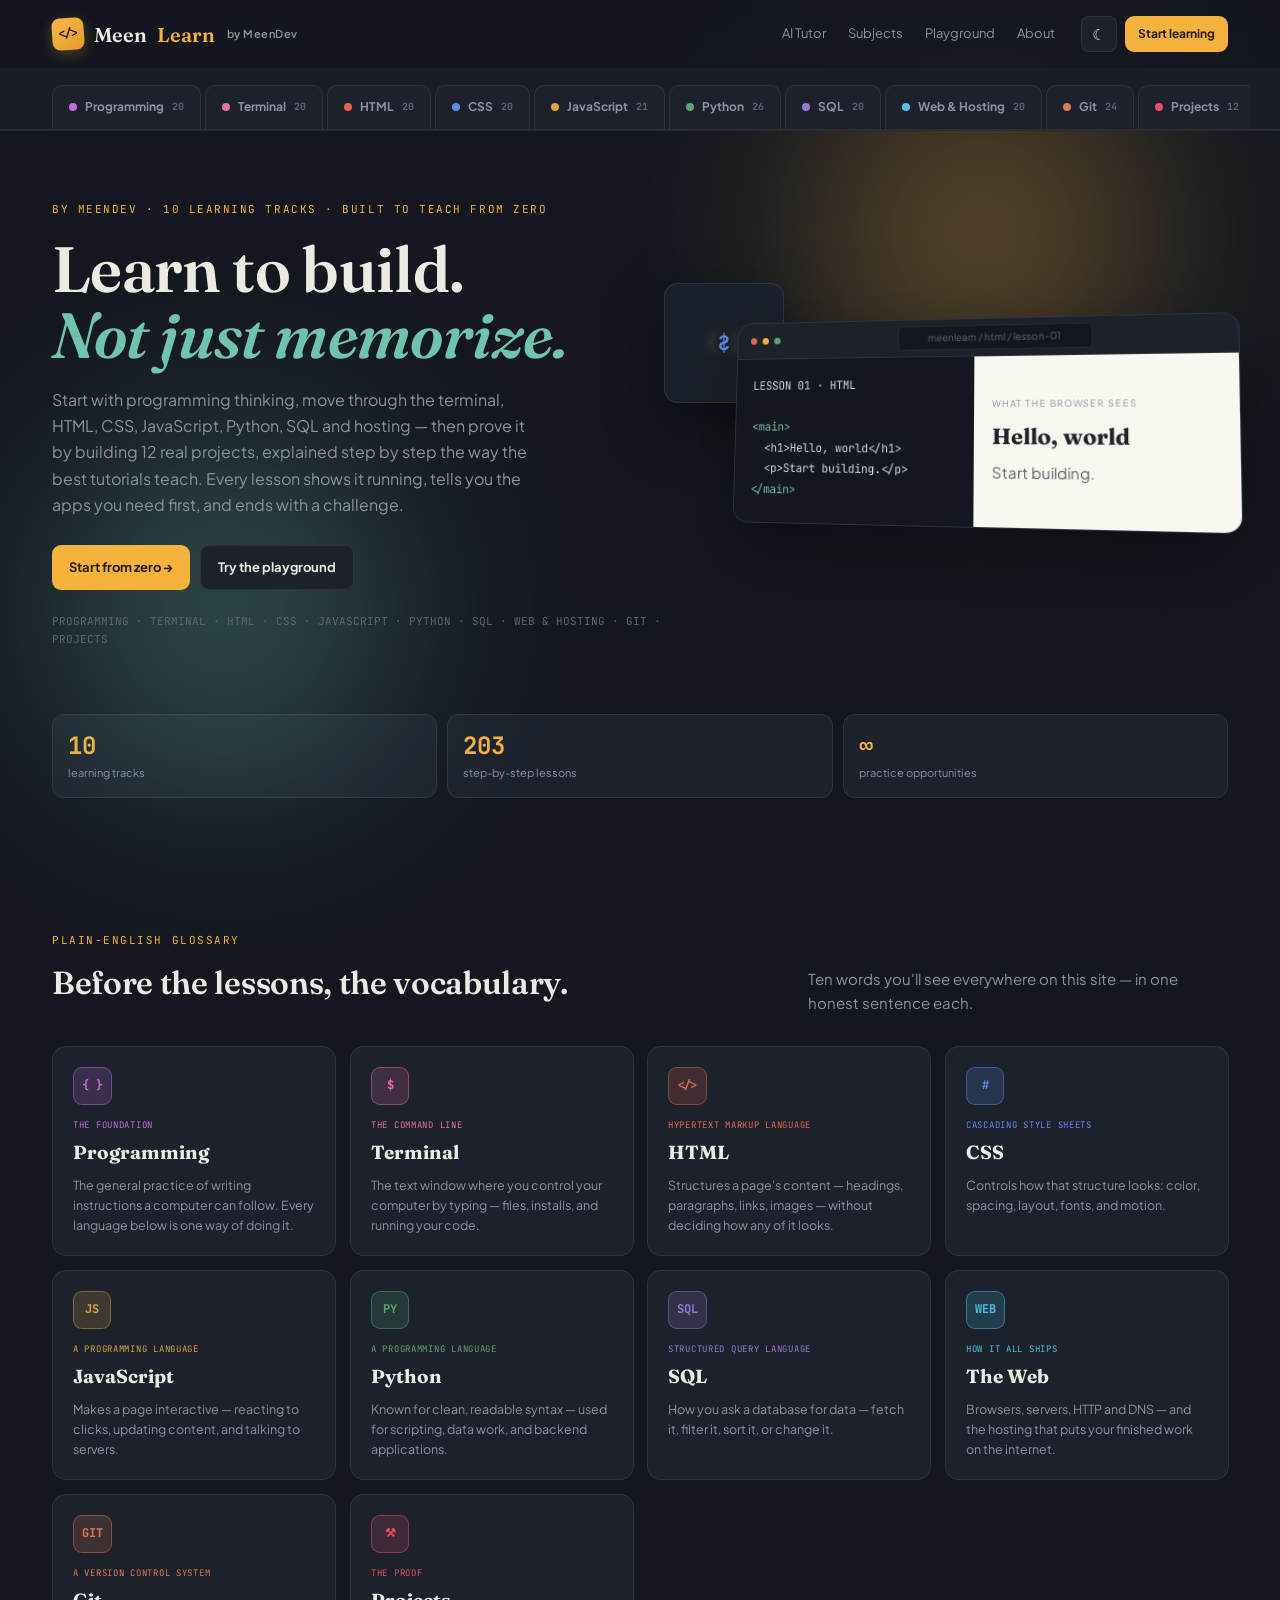
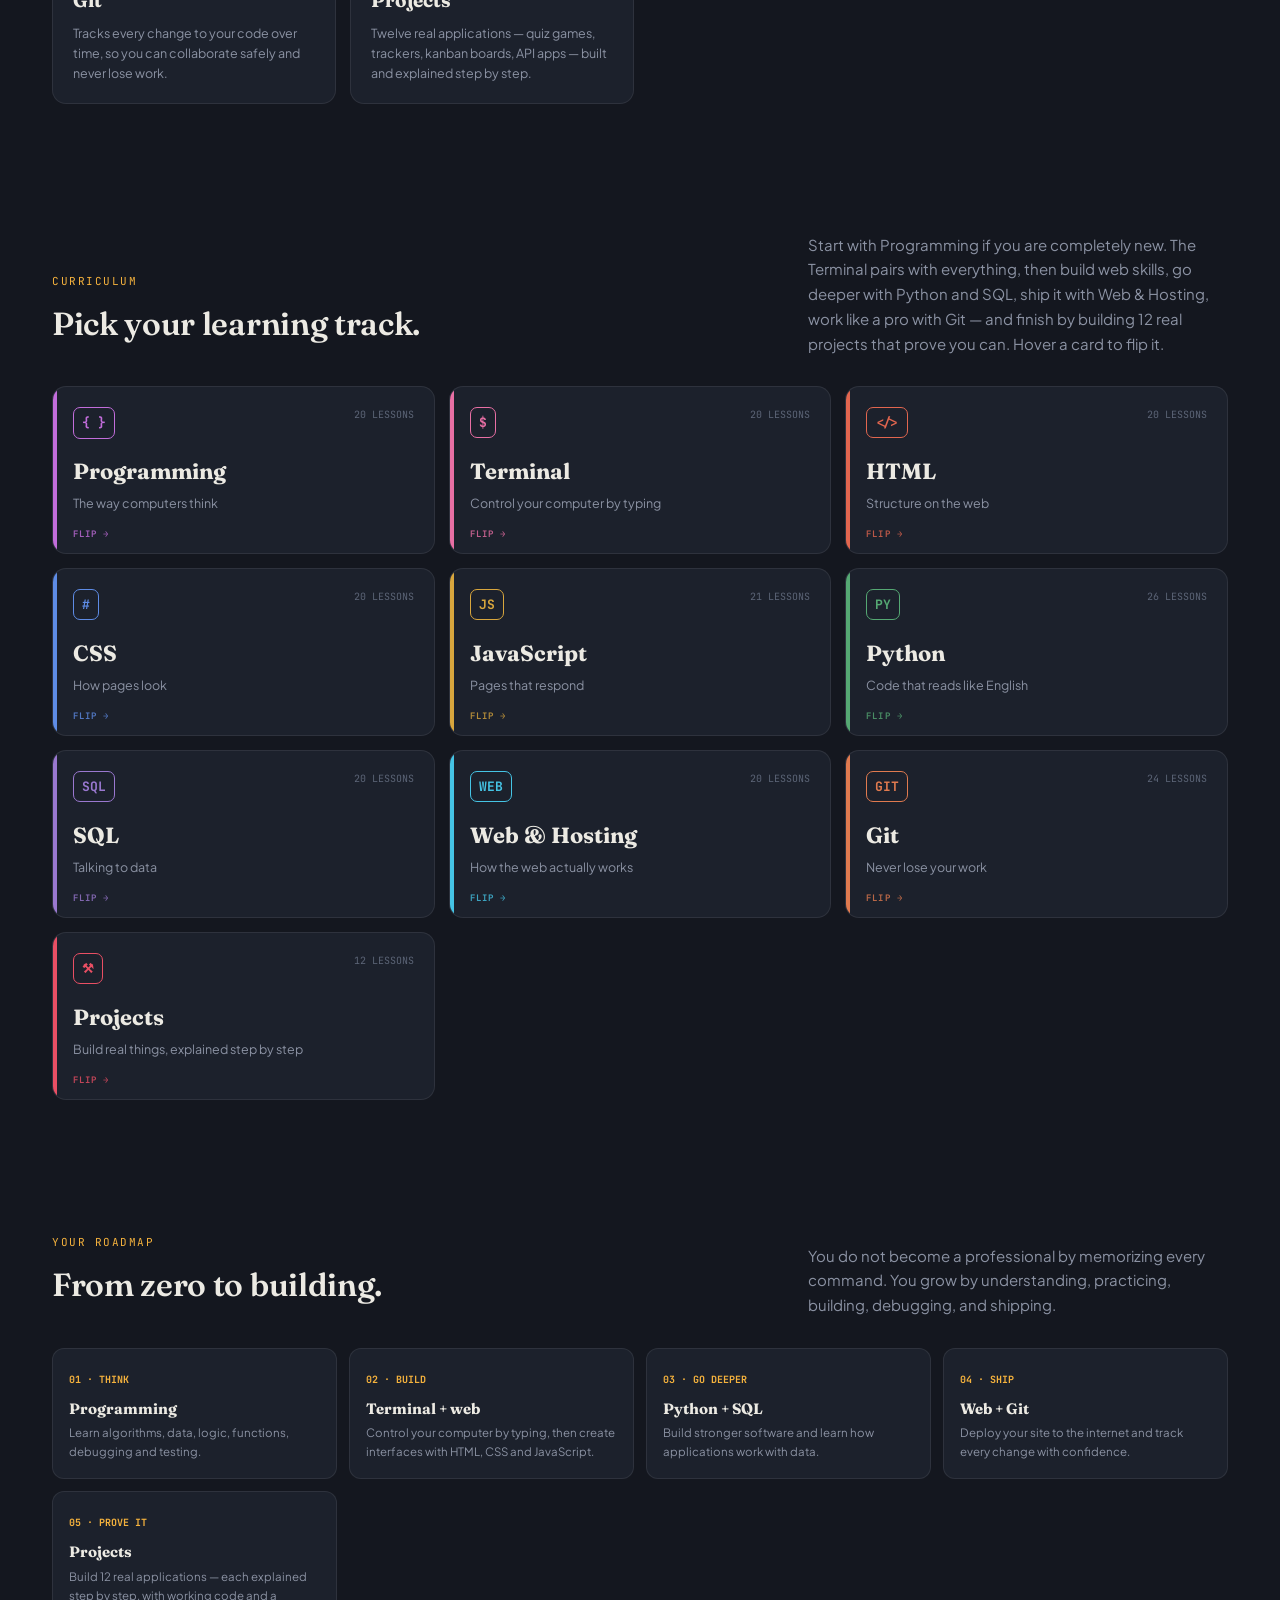
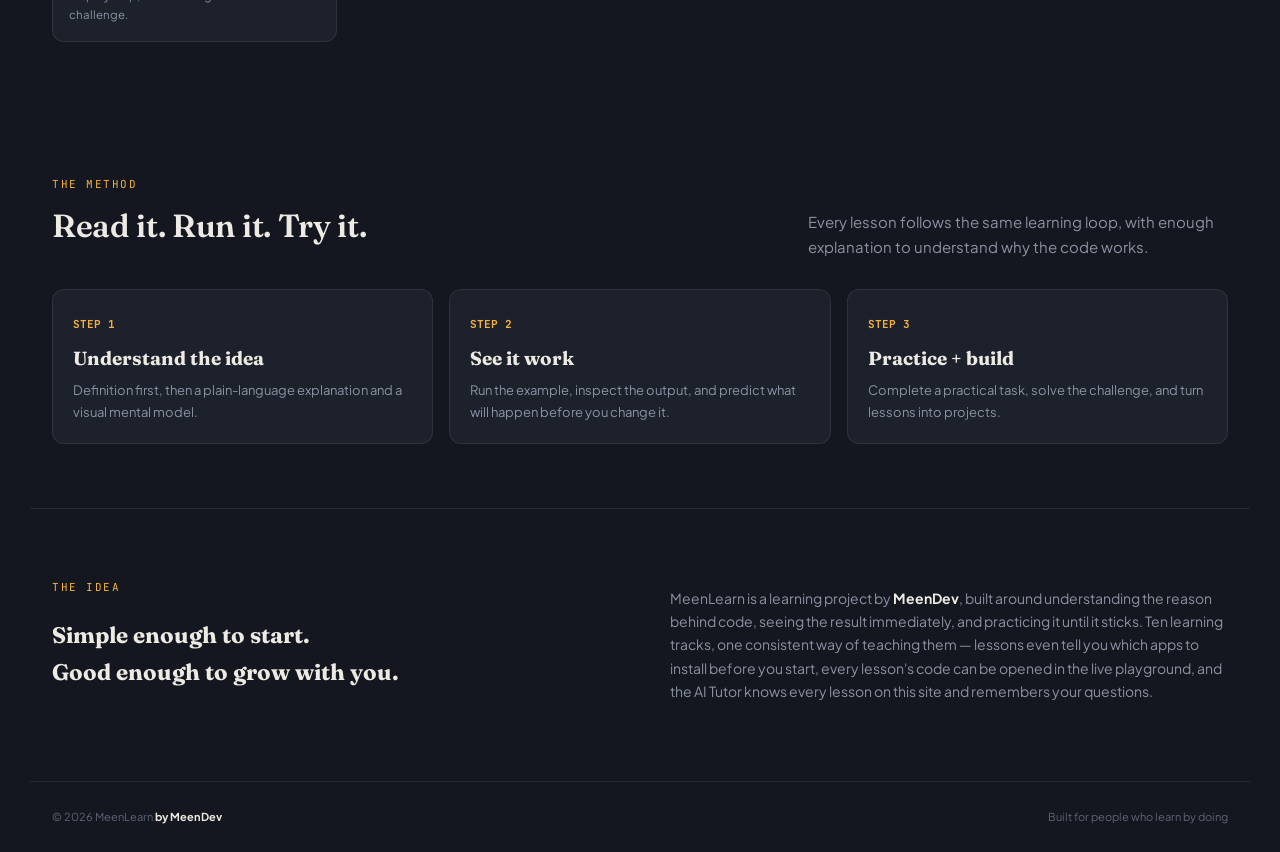
<file: index.html>
<!doctype html>
<html lang="en">
<head>
<meta charset="UTF-8">
<meta name="viewport" content="width=device-width,initial-scale=1">
<meta name="description" content="MeenLearn by MeenDev — learn programming thinking, the terminal, HTML, CSS, JavaScript, Python, SQL, web hosting, Git and 12 real projects, with 203 clear lessons, live examples and quick knowledge checks. Built-in AI tutor, no account needed.">
<link rel="icon" href="favicon.svg" type="image/svg+xml">
<link rel="apple-touch-icon" href="apple-touch-icon.png">
<title>MeenLearn — Learn to build, line by line</title>
<link rel="preconnect" href="https://fonts.googleapis.com">
<link href="https://fonts.googleapis.com/css2?family=Fraunces:ital,opsz,wght@0,9..144,500;0,9..144,600;0,9..144,700;1,9..144,500&family=Plus+Jakarta+Sans:wght@400;500;600;700;800&family=JetBrains+Mono:wght@400;500;700&display=swap" rel="stylesheet">
<link rel="stylesheet" href="style.css">
</head>
<body>
<header>
  <div class="headbar">
    <a class="brand" href="index.html"><span class="mark">&lt;/&gt;</span>Meen<span style="color:var(--gold)">Learn</span><small>by MeenDev</small></a>
    <nav class="headnav">
      <a href="ai.html">AI Tutor</a>
      <a href="#subjects">Subjects</a>
      <a href="playground.html">Playground</a>
      <a href="#about">About</a>
    </nav>
    <div class="headtools">
      <button id="menuBtn" class="menu-btn" aria-label="Menu">&#9776;</button>
      <button id="theme" aria-label="Toggle theme">☾</button>
      <a class="btn small" href="programming.html">Start learning</a>
    </div>
  </div>
  <div class="tabstrip-wrap"><nav class="tabstrip" id="tabstrip" aria-label="Learning tracks"></nav></div>
</header>

<main>
  <section class="hero">
    <div>
      <span class="eyebrow">BY MEENDEV · 10 LEARNING TRACKS · BUILT TO TEACH FROM ZERO</span>
      <h1>Learn to build.<br><i>Not just memorize.</i></h1>
      <p class="lead">Start with programming thinking, move through the terminal, HTML, CSS, JavaScript, Python, SQL and hosting — then prove it by building 12 real projects, explained step by step the way the best tutorials teach. Every lesson shows it running, tells you the apps you need first, and ends with a challenge.</p>
      <div class="hero-ctas">
        <a class="btn" href="programming.html">Start from zero →</a>
        <a class="btn ghost" href="playground.html">Try the playground</a>
      </div>
      <div class="hero-note">PROGRAMMING · TERMINAL · HTML · CSS · JAVASCRIPT · PYTHON · SQL · WEB &amp; HOSTING · GIT · PROJECTS</div>
    </div>
    <div class="hero-visual">
      <div class="cube3d" aria-hidden="true">
        <div class="cube-face">{ }</div>
        <div class="cube-face">&lt;/&gt;</div>
        <div class="cube-face">$</div>
        <div class="cube-face">JS</div>
        <div class="cube-face">PY</div>
        <div class="cube-face">SQL</div>
      </div>
      <div class="hero-card tilt-card">
        <div class="bar"><b></b><b></b><b></b><span>meenlearn / html / lesson-01</span></div>
        <div class="hero-split">
          <div class="code">LESSON 01 · HTML<br><br><span class="k">&lt;main&gt;</span><br>&nbsp;&nbsp;&lt;h1&gt;Hello, world&lt;/h1&gt;<br>&nbsp;&nbsp;&lt;p&gt;Start building.&lt;/p&gt;<br><span class="k">&lt;/main&gt;</span></div>
          <div class="out">
            <label>WHAT THE BROWSER SEES</label>
            <h3>Hello, world</h3>
            <p style="margin:0;color:#5c6270">Start building.</p>
          </div>
        </div>
      </div>
    </div>
  </section>

  <section class="section tight reveal">
    <div class="stat-row">
      <div class="stat-box"><b id="courseTotal">10</b><span>learning tracks</span></div>
      <div class="stat-box"><b id="lessonTotal">203</b><span>step-by-step lessons</span></div>
      <div class="stat-box"><b>∞</b><span>practice opportunities</span></div>
    </div>
  </section>

  <section class="section" id="glossary">
    <div class="heading reveal">
      <div><span class="eyebrow">PLAIN-ENGLISH GLOSSARY</span><h2>Before the lessons, the vocabulary.</h2></div>
      <p>Ten words you'll see everywhere on this site — in one honest sentence each.</p>
    </div>
    <div class="glossary-grid">
      <div class="def-card tilt-card reveal" style="--c:#C26DDB"><span class="ic">{ }</span><span class="expand">The foundation</span><h3>Programming</h3><p>The general practice of writing instructions a computer can follow. Every language below is one way of doing it.</p></div>
      <div class="def-card tilt-card reveal" style="--c:#E86FA4"><span class="ic">$</span><span class="expand">The command line</span><h3>Terminal</h3><p>The text window where you control your computer by typing — files, installs, and running your code.</p></div>
      <div class="def-card tilt-card reveal" style="--c:#E2664F"><span class="ic">&lt;/&gt;</span><span class="expand">HyperText Markup Language</span><h3>HTML</h3><p>Structures a page's content — headings, paragraphs, links, images — without deciding how any of it looks.</p></div>
      <div class="def-card tilt-card reveal" style="--c:#5E8CE6"><span class="ic">#</span><span class="expand">Cascading Style Sheets</span><h3>CSS</h3><p>Controls how that structure looks: color, spacing, layout, fonts, and motion.</p></div>
      <div class="def-card tilt-card reveal" style="--c:#D8A63D"><span class="ic">JS</span><span class="expand">A programming language</span><h3>JavaScript</h3><p>Makes a page interactive — reacting to clicks, updating content, and talking to servers.</p></div>
      <div class="def-card tilt-card reveal" style="--c:#55A873"><span class="ic">PY</span><span class="expand">A programming language</span><h3>Python</h3><p>Known for clean, readable syntax — used for scripting, data work, and backend applications.</p></div>
      <div class="def-card tilt-card reveal" style="--c:#9A78D0"><span class="ic">SQL</span><span class="expand">Structured Query Language</span><h3>SQL</h3><p>How you ask a database for data — fetch it, filter it, sort it, or change it.</p></div>
      <div class="def-card tilt-card reveal" style="--c:#45C4E5"><span class="ic">WEB</span><span class="expand">How it all ships</span><h3>The Web</h3><p>Browsers, servers, HTTP and DNS — and the hosting that puts your finished work on the internet.</p></div>
      <div class="def-card tilt-card reveal" style="--c:#E07A4F"><span class="ic">GIT</span><span class="expand">A version control system</span><h3>Git</h3><p>Tracks every change to your code over time, so you can collaborate safely and never lose work.</p></div>
      <div class="def-card tilt-card reveal" style="--c:#E94F64"><span class="ic">⚒</span><span class="expand">The proof</span><h3>Projects</h3><p>Twelve real applications — quiz games, trackers, kanban boards, API apps — built and explained step by step.</p></div>
    </div>
  </section>

  <section class="section" id="subjects">
    <div class="heading reveal">
      <div><span class="eyebrow">CURRICULUM</span><h2>Pick your learning track.</h2></div>
      <p>Start with Programming if you are completely new. The Terminal pairs with everything, then build web skills, go deeper with Python and SQL, ship it with Web &amp; Hosting, work like a pro with Git — and finish by building 12 real projects that prove you can. Hover a card to flip it.</p>
    </div>
    <div class="subject-grid" id="subjectGrid"></div>
  </section>

  <section class="section">
    <div class="heading reveal">
      <div><span class="eyebrow">YOUR ROADMAP</span><h2>From zero to building.</h2></div>
      <p>You do not become a professional by memorizing every command. You grow by understanding, practicing, building, debugging, and shipping.</p>
    </div>
    <div class="path-grid">
      <div class="path-step reveal"><b>01 · THINK</b><h4>Programming</h4><p>Learn algorithms, data, logic, functions, debugging and testing.</p></div>
      <div class="path-step reveal"><b>02 · BUILD</b><h4>Terminal + web</h4><p>Control your computer by typing, then create interfaces with HTML, CSS and JavaScript.</p></div>
      <div class="path-step reveal"><b>03 · GO DEEPER</b><h4>Python + SQL</h4><p>Build stronger software and learn how applications work with data.</p></div>
      <div class="path-step reveal"><b>04 · SHIP</b><h4>Web + Git</h4><p>Deploy your site to the internet and track every change with confidence.</p></div>
      <div class="path-step reveal"><b>05 · PROVE IT</b><h4>Projects</h4><p>Build 12 real applications — each explained step by step, with working code and a challenge.</p></div>
    </div>
  </section>

  <section class="section">
    <div class="heading reveal">
      <div><span class="eyebrow">THE METHOD</span><h2>Read it. Run it. Try it.</h2></div>
      <p>Every lesson follows the same learning loop, with enough explanation to understand why the code works.</p>
    </div>
    <div class="method">
      <div class="reveal"><b>STEP 1</b><h4>Understand the idea</h4><p>Definition first, then a plain-language explanation and a visual mental model.</p></div>
      <div class="reveal"><b>STEP 2</b><h4>See it work</h4><p>Run the example, inspect the output, and predict what will happen before you change it.</p></div>
      <div class="reveal"><b>STEP 3</b><h4>Practice + build</h4><p>Complete a practical task, solve the challenge, and turn lessons into projects.</p></div>
    </div>
  </section>

  <section class="section about" id="about">
    <div>
      <span class="eyebrow">THE IDEA</span>
      <h2>Simple enough to start.<br>Good enough to grow with you.</h2>
    </div>
    <p>MeenLearn is a learning project by <strong>MeenDev</strong>, built around understanding the reason behind code, seeing the result immediately, and practicing it until it sticks. Ten learning tracks, one consistent way of teaching them — lessons even tell you which apps to install before you start, every lesson's code can be opened in the live playground, and the AI Tutor knows every lesson on this site and remembers your questions.</p>
  </section>
</main>

<footer>
  <span>© 2026 MeenLearn <b>by MeenDev</b></span>
  <span>Built for people who learn by doing</span>
</footer>

<script src="data.js"></script>
<script src="lessons1.js"></script>
<script src="lessons2.js"></script>
<script src="lessons3.js"></script>
<script src="lessons4.js"></script>
<script src="lessons5.js"></script>
<script src="script.js"></script>
<script>initHome();</script>
</body>
</html>
</file>
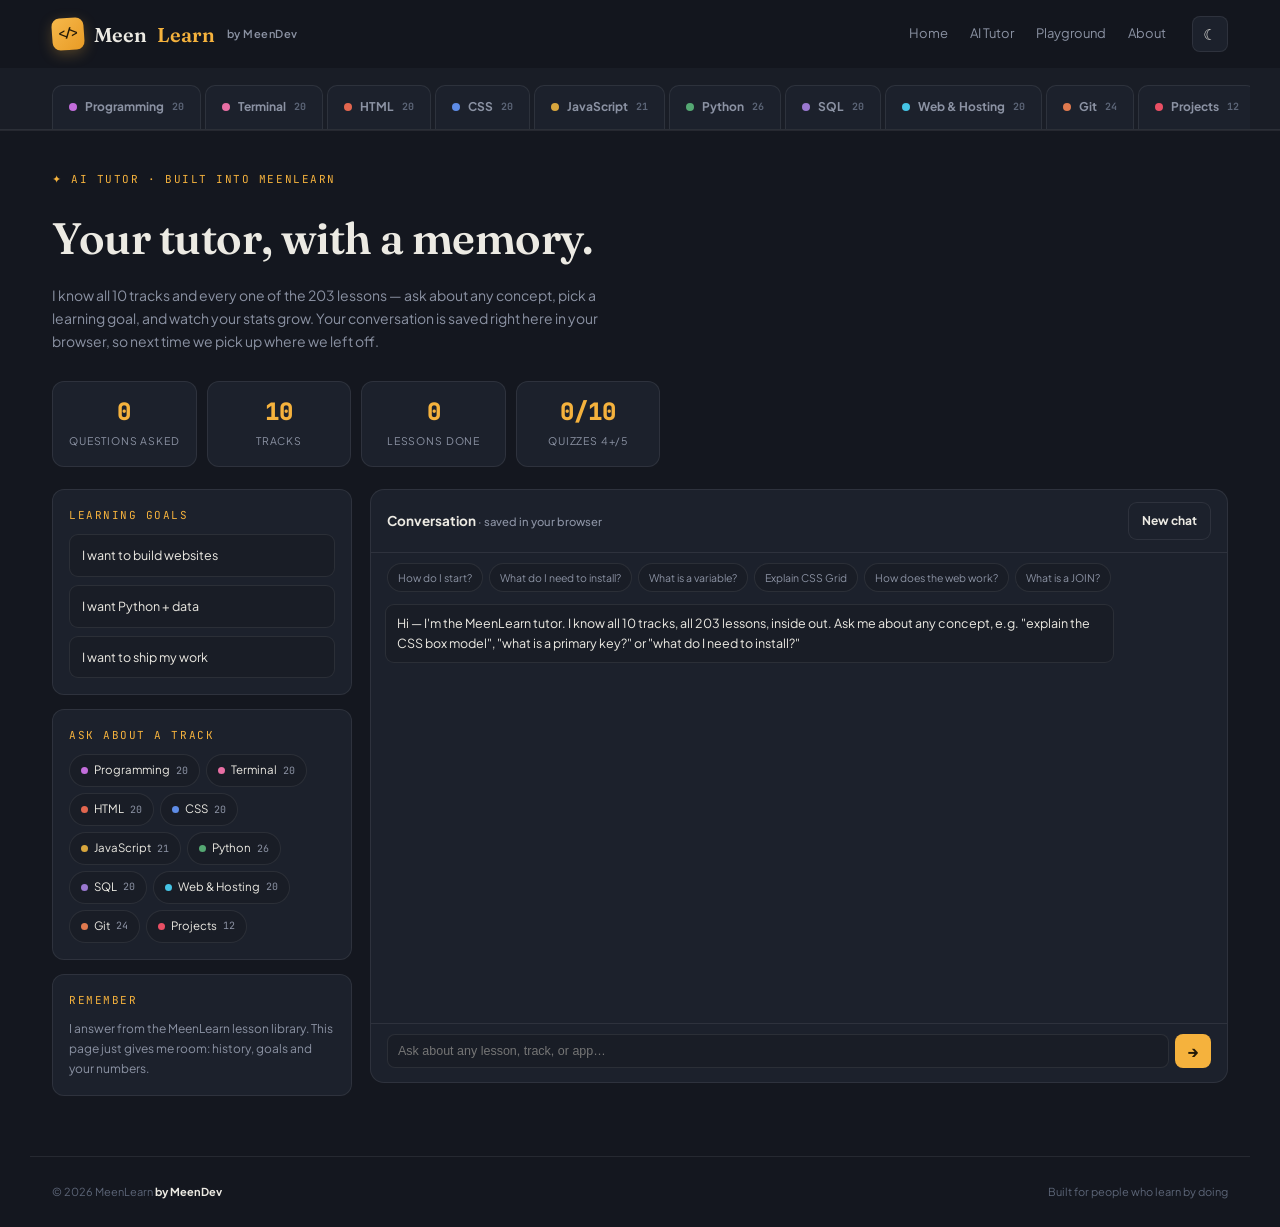
<file: ai.html>
<!doctype html>
<html lang="en">
<head>
<meta charset="UTF-8">
<meta name="viewport" content="width=device-width,initial-scale=1">
<meta name="description" content="The MeenLearn AI Tutor — a tutor that knows all 10 tracks, with saved conversation history, learning goals and your progress stats. No account, no setup.">
<link rel="icon" href="favicon.svg" type="image/svg+xml">
<link rel="apple-touch-icon" href="apple-touch-icon.png">
<title>AI Tutor — MeenLearn</title>
<link rel="preconnect" href="https://fonts.googleapis.com">
<link href="https://fonts.googleapis.com/css2?family=Fraunces:ital,opsz,wght@0,9..144,500;0,9..144,600;0,9..144,700;1,9..144,500&family=Plus+Jakarta+Sans:wght@400;500;600;700;800&family=JetBrains+Mono:wght@400;500;700&display=swap" rel="stylesheet">
<link rel="stylesheet" href="style.css">
</head>
<body>
<header>
  <div class="headbar">
    <a class="brand" href="index.html"><span class="mark">&lt;/&gt;</span>Meen<span style="color:var(--gold)">Learn</span><small>by MeenDev</small></a>
    <nav class="headnav">
      <a href="index.html">Home</a>
      <a href="ai.html" aria-current="page">AI Tutor</a>
      <a href="playground.html">Playground</a>
      <a href="index.html#about">About</a>
    </nav>
    <div class="headtools">
      <button id="menuBtn" class="menu-btn" aria-label="Menu">&#9776;</button>
      <button id="theme" aria-label="Toggle theme">☾</button>
    </div>
  </div>
  <div class="tabstrip-wrap"><nav class="tabstrip" id="tabstrip" aria-label="Learning tracks"></nav></div>
</header>

<main class="dash">
  <section class="dash-hero">
    <div>
      <span class="eyebrow">✦ AI TUTOR · BUILT INTO MEENLEARN</span>
      <h1>Your tutor, with a memory.</h1>
      <p>I know all 10 tracks and every one of the 203 lessons — ask about any concept, pick a learning goal, and watch your stats grow. Your conversation is saved right here in your browser, so next time we pick up where we left off.</p>
    </div>
    <div class="dash-stats">
      <div class="dash-stat"><b id="dQuestions">0</b><span>questions asked</span></div>
      <div class="dash-stat"><b id="dTracks">10</b><span>tracks</span></div>
      <div class="dash-stat"><b id="dLessons">0</b><span>lessons done</span></div>
      <div class="dash-stat"><b id="dQuizzes">0/10</b><span>quizzes 4+/5</span></div>
    </div>
  </section>

  <section class="dash-body">
    <aside class="dash-side">
      <div class="dash-card">
        <span class="eyebrow">LEARNING GOALS</span>
        <div id="dGoals"></div>
      </div>
      <div class="dash-card">
        <span class="eyebrow">ASK ABOUT A TRACK</span>
        <div id="dChips"></div>
      </div>
      <div class="dash-card">
        <span class="eyebrow">REMEMBER</span>
        <p style="font-size:12px;color:var(--muted);margin:0">I answer from the MeenLearn lesson library. This page just gives me room: history, goals and your numbers.</p>
      </div>
    </aside>

    <section class="dash-chat">
      <div class="dash-chat-head">
        <span>Conversation <small>· saved in your browser</small></span>
        <button id="dClear" class="btn small ghost" type="button">New chat</button>
      </div>
      <div id="dSuggest" class="ai-suggest"></div>
      <div id="dMessages" class="ai-messages" aria-live="polite"></div>
      <form id="dForm" class="ai-form">
        <input id="dInput" placeholder="Ask about any lesson, track, or app…" autocomplete="off" aria-label="Question">
        <button type="submit" aria-label="Send">→</button>
      </form>
    </section>
  </section>
</main>

<footer>
  <span>© 2026 MeenLearn <b>by MeenDev</b></span>
  <span>Built for people who learn by doing</span>
</footer>

<script src="data.js"></script>
<script src="lessons1.js"></script>
<script src="lessons2.js"></script>
<script src="lessons3.js"></script>
<script src="lessons4.js"></script>
<script src="lessons5.js"></script>
<script src="script.js"></script>
<script>initAIDashboard();</script>
</body>
</html>
</file>
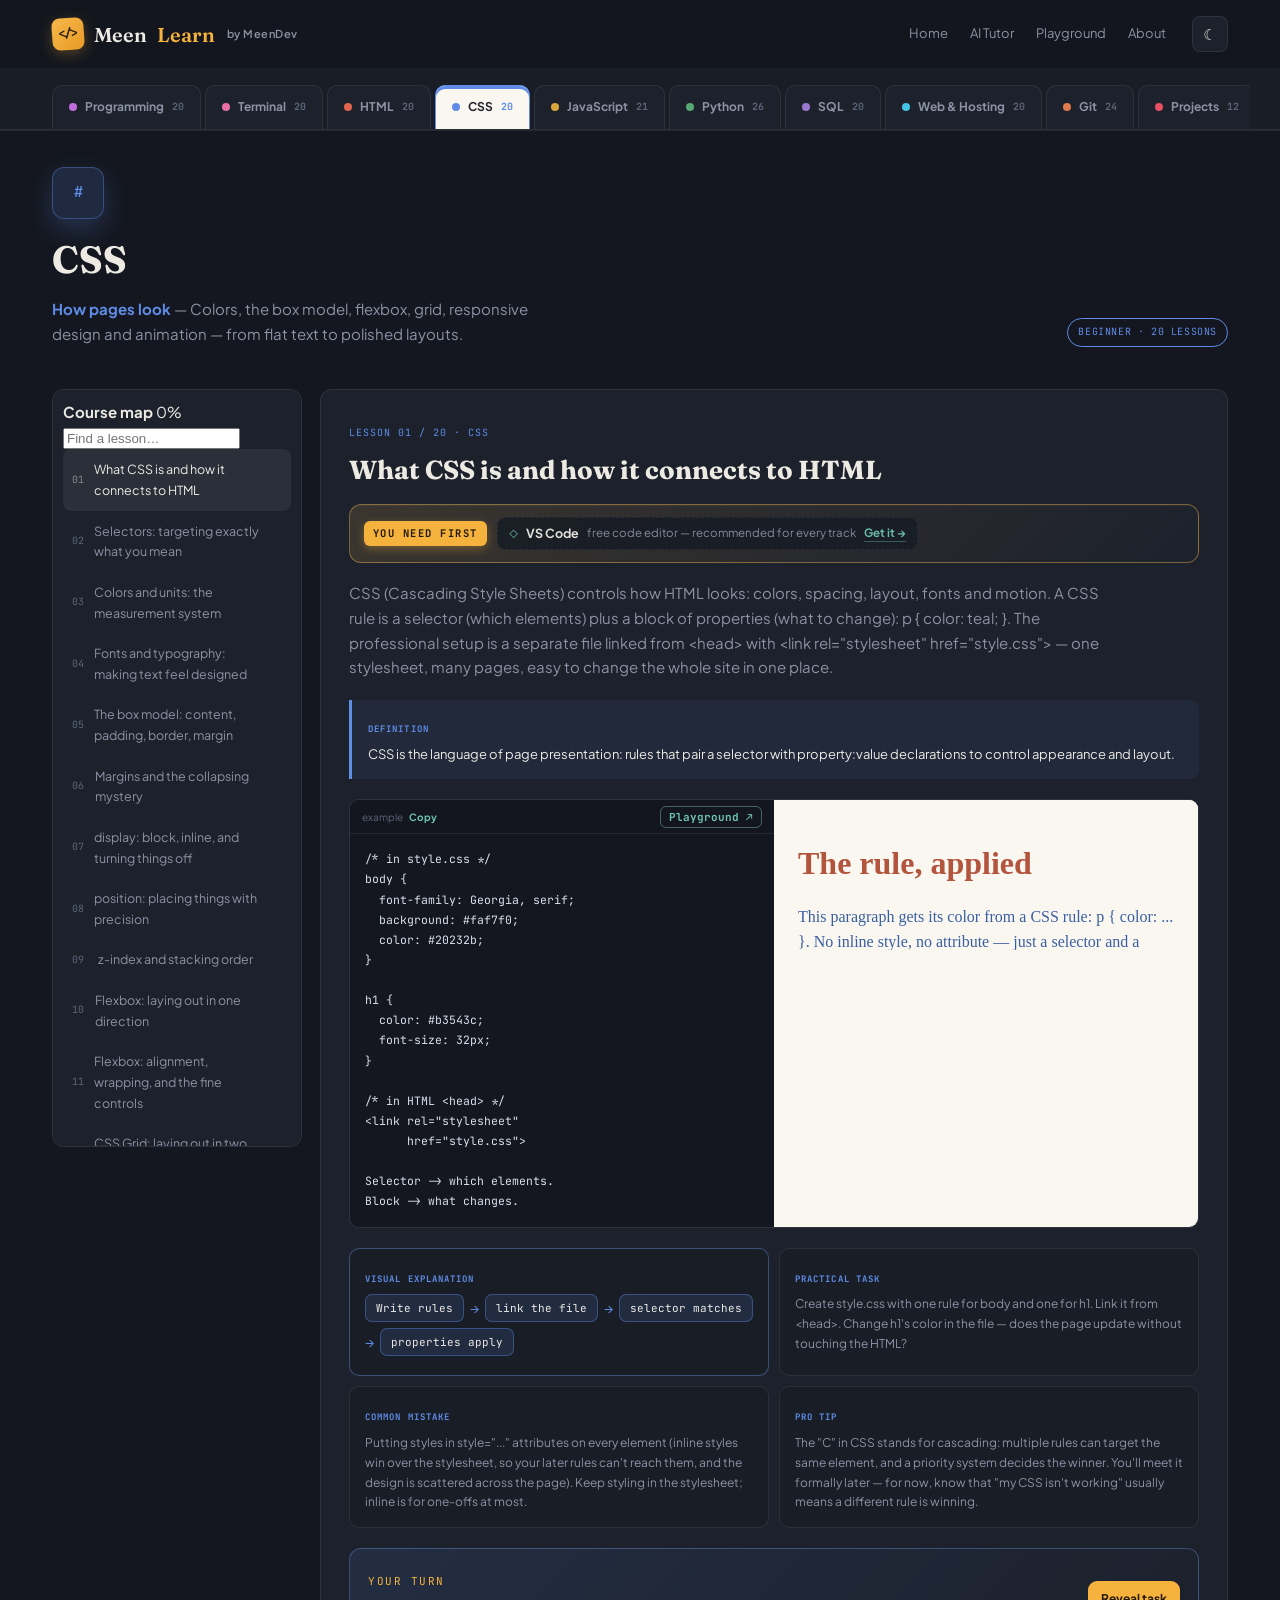
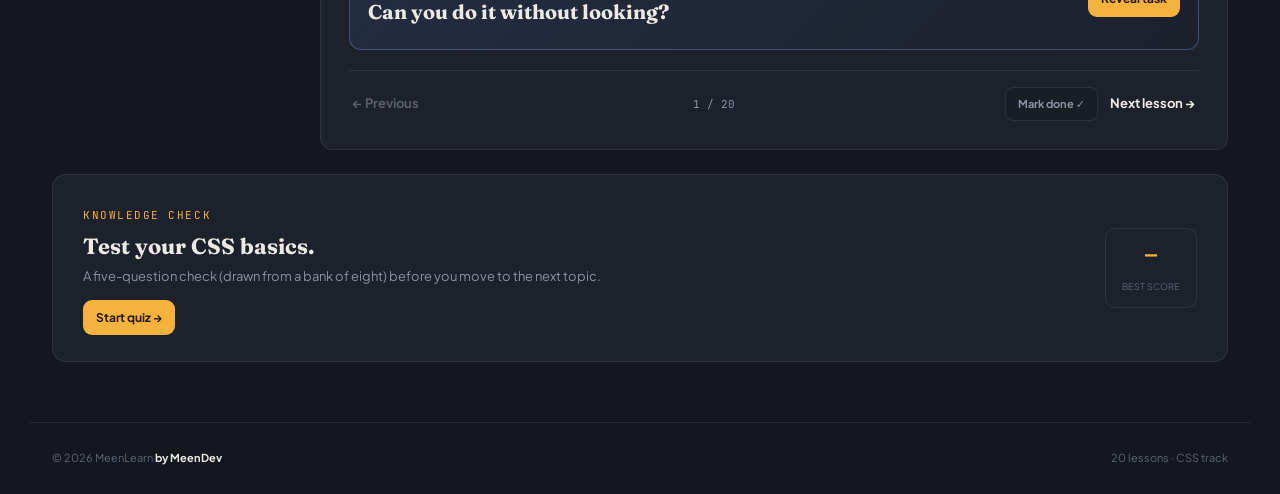
<file: css.html>
<!doctype html>
<html lang="en">
<head>
<meta charset="UTF-8">
<meta name="viewport" content="width=device-width,initial-scale=1">
<meta name="description" content="Learn CSS with MeenLearn — selectors, the box model, flexbox, grid, responsive design and animation, in 20 clear step-by-step lessons.">
<link rel="icon" href="favicon.svg" type="image/svg+xml">
<link rel="apple-touch-icon" href="apple-touch-icon.png">
<title>CSS — MeenLearn</title>
<link rel="preconnect" href="https://fonts.googleapis.com">
<link href="https://fonts.googleapis.com/css2?family=Fraunces:ital,opsz,wght@0,9..144,500;0,9..144,600;0,9..144,700;1,9..144,500&family=Plus+Jakarta+Sans:wght@400;500;600;700;800&family=JetBrains+Mono:wght@400;500;700&display=swap" rel="stylesheet">
<link rel="stylesheet" href="style.css">
</head>
<body>
<header>
  <div class="headbar">
    <a class="brand" href="index.html"><span class="mark">&lt;/&gt;</span>Meen<span style="color:var(--gold)">Learn</span><small>by MeenDev</small></a>
    <nav class="headnav">
      <a href="index.html">Home</a>
      <a href="ai.html">AI Tutor</a>
      <a href="playground.html">Playground</a>
      <a href="index.html#about">About</a>
    </nav>
    <div class="headtools">
      <button id="menuBtn" class="menu-btn" aria-label="Menu">&#9776;</button>
      <button id="theme" aria-label="Toggle theme">☾</button>
    </div>
  </div>
  <div class="tabstrip-wrap"><nav class="tabstrip" id="tabstrip" aria-label="Learning tracks"></nav></div>
</header>

<main>
  <section class="subject-hero" id="subHero">
    <div>
      <div class="icobig" id="subIcon"></div>
      <h1 id="subTitle"></h1>
      <p><span id="subTagline" style="color:var(--c);font-weight:700"></span> — <span id="subDesc"></span></p>
    </div>
    <mark id="subLevel"></mark>
  </section>

  <div class="workspace">
    <aside class="lesson-index" id="lessonIndex">
      <div class="index-head">
        <strong>Course map</strong>
        <span id="progressText">0%</span>
      </div>
      <div class="progress-track"><span id="progressBar"></span></div>
      <input id="lessonSearch" class="lesson-search" type="search" placeholder="Find a lesson…">
      <div id="lessonList"></div>
    </aside>
    <article class="lesson-panel" id="lessonPanel">
      <label class="lkicker" id="lKicker"></label>
      <h2 id="lTitle"></h2>
      <div class="needbar hide" id="lNeeds"></div>
      <p class="ltext" id="lText"></p>
      <section class="lesson-definition" id="lDefinition"></section>
      <div class="example">
        <div class="code-side">
          <header>example <button id="copyBtn">Copy</button><a id="tryPlayLink" class="tryplay hide" href="playground.html">Playground ↗</a></header>
          <pre id="lCode"></pre>
        </div>
        <div class="result-side" id="exampleResult"></div>
      </div>
      <div class="lesson-learning-grid">
        <section class="learning-card visual-card">
          <span>VISUAL EXPLANATION</span>
          <div id="lVisual"></div>
        </section>
        <section class="learning-card">
          <span>PRACTICAL TASK</span>
          <p id="lPractical"></p>
        </section>
        <section class="learning-card">
          <span>COMMON MISTAKE</span>
          <p id="lMistake"></p>
        </section>
        <section class="learning-card">
          <span>PRO TIP</span>
          <p id="lTip"></p>
        </section>
      </div>
      <div class="challenge-box">
        <div><span class="eyebrow">YOUR TURN</span><h3>Can you do it without looking?</h3><p id="lChallenge"></p></div>
        <button class="btn small" id="revealBtn">Reveal task</button>
      </div>
      <div class="lesson-nav">
        <button id="prevBtn">← Previous</button>
        <span id="navPos"></span>
        <div class="nav-right">
          <button id="doneBtn" type="button">Mark done ✓</button>
          <button id="nextBtn">Next lesson →</button>
        </div>
      </div>
    </article>
  </div>

  <section class="quiz-card">
    <div class="quiz-inner">
      <div>
        <label class="eyebrow">KNOWLEDGE CHECK</label>
        <h3>Test your <span id="subjectName"></span> basics.</h3>
        <p>A five-question check (drawn from a bank of eight) before you move to the next topic.</p>
        <button class="btn small" id="quizStart" style="margin-top:12px">Start quiz →</button>
      </div>
      <div class="score-chip"><b id="bestScore">—</b><span>best score</span></div>
    </div>
  </section>
</main>

<footer>
  <span>© 2026 MeenLearn <b>by MeenDev</b></span>
  <span id="subCount"></span>
</footer>

<div class="modal hide" id="modal">
  <div class="modal-box">
    <button class="close" id="quizClose" aria-label="Close">×</button>
    <label class="eyebrow">KNOWLEDGE CHECK</label>
    <div id="quizBody"></div>
  </div>
</div>

<script src="data.js"></script>
<script src="lessons1.js"></script>
<script src="lessons2.js"></script>
<script src="lessons3.js"></script>
<script src="lessons4.js"></script>
<script src="lessons5.js"></script>
<script src="script.js"></script>
<script>initSubjectPage("css");</script>
</body>
</html>
</file>
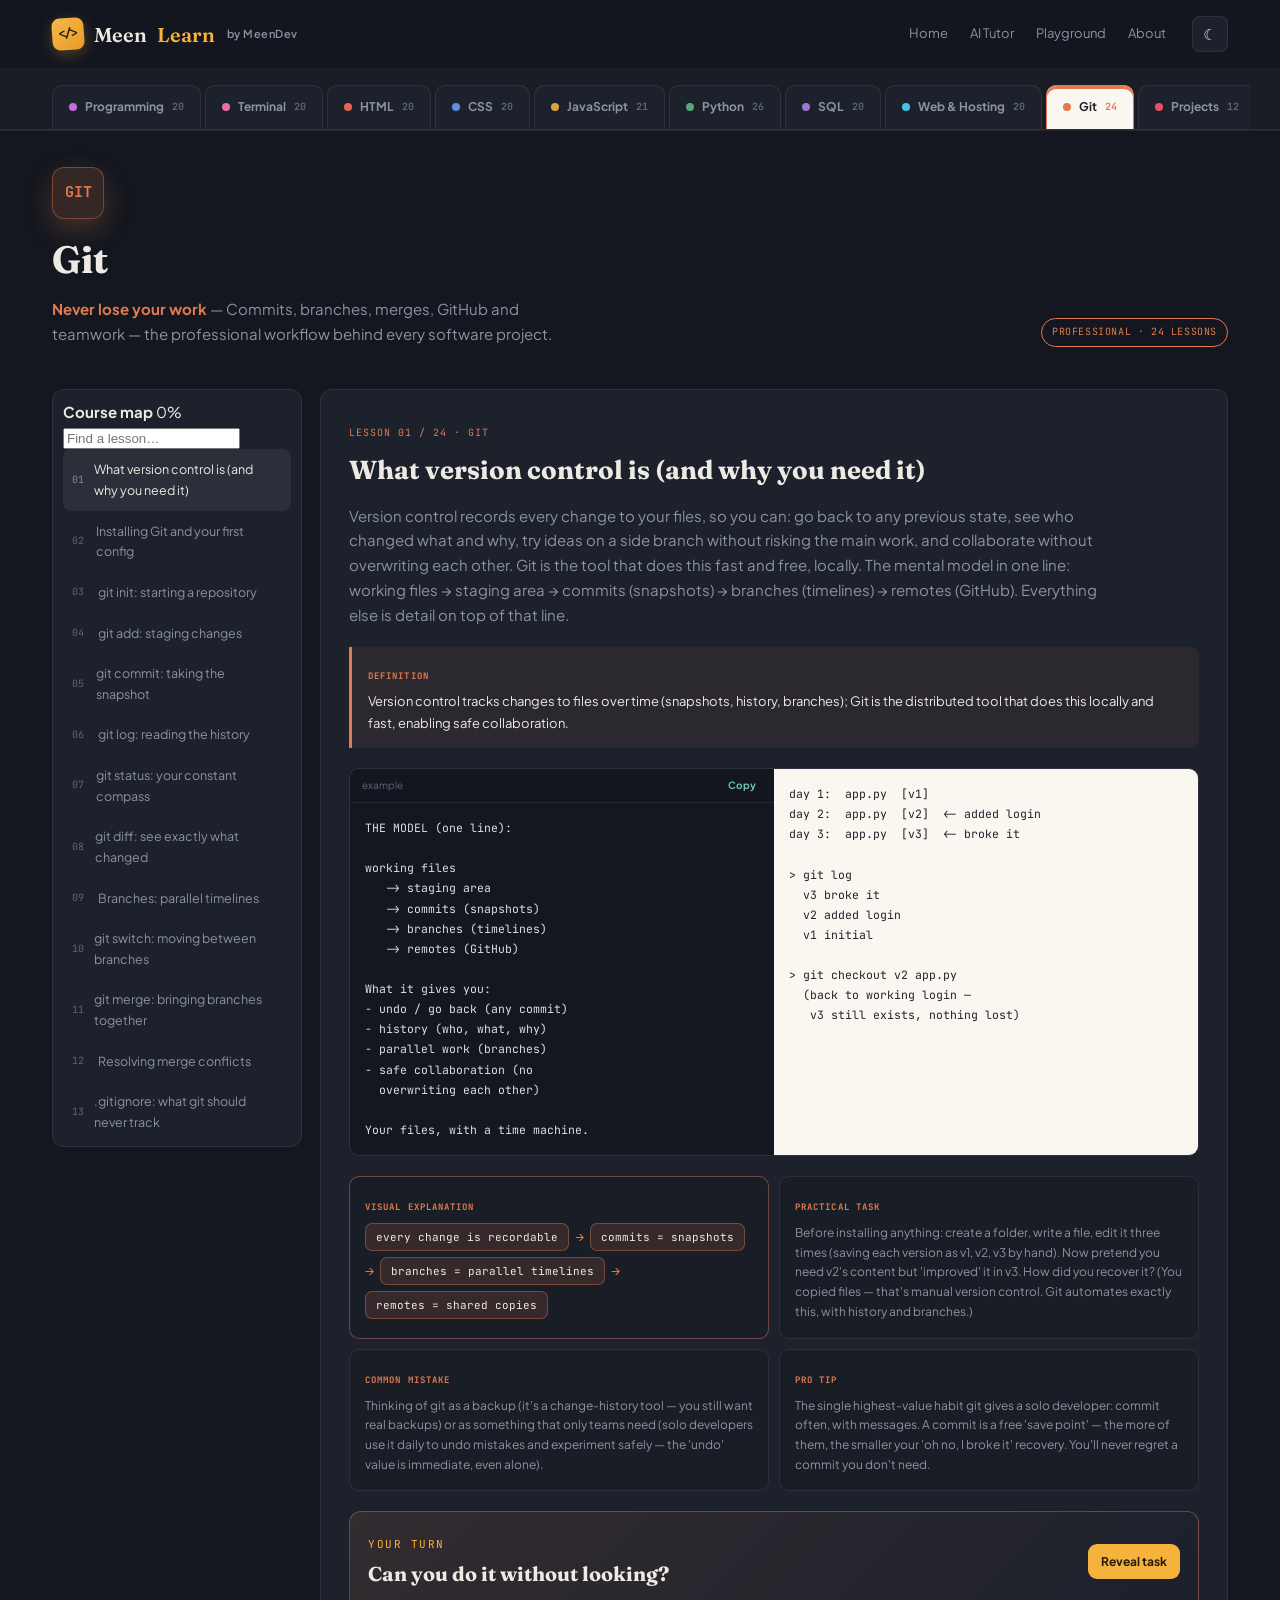
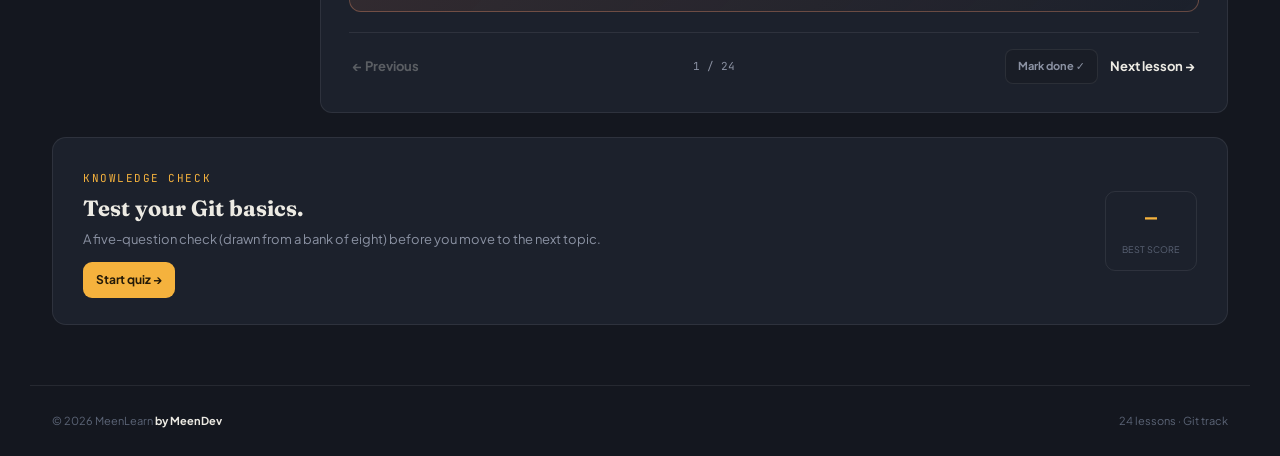
<file: git.html>
<!doctype html>
<html lang="en">
<head>
<meta charset="UTF-8">
<meta name="viewport" content="width=device-width,initial-scale=1">
<meta name="description" content="Learn Git with MeenLearn — commits, branches, merges, diff, GitHub, time travel, pull requests and teamwork, in 24 clear step-by-step lessons.">
<link rel="icon" href="favicon.svg" type="image/svg+xml">
<link rel="apple-touch-icon" href="apple-touch-icon.png">
<title>Git — MeenLearn</title>
<link rel="preconnect" href="https://fonts.googleapis.com">
<link href="https://fonts.googleapis.com/css2?family=Fraunces:ital,opsz,wght@0,9..144,500;0,9..144,600;0,9..144,700;1,9..144,500&family=Plus+Jakarta+Sans:wght@400;500;600;700;800&family=JetBrains+Mono:wght@400;500;700&display=swap" rel="stylesheet">
<link rel="stylesheet" href="style.css">
</head>
<body>
<header>
  <div class="headbar">
    <a class="brand" href="index.html"><span class="mark">&lt;/&gt;</span>Meen<span style="color:var(--gold)">Learn</span><small>by MeenDev</small></a>
    <nav class="headnav">
      <a href="index.html">Home</a>
      <a href="ai.html">AI Tutor</a>
      <a href="playground.html">Playground</a>
      <a href="index.html#about">About</a>
    </nav>
    <div class="headtools">
      <button id="menuBtn" class="menu-btn" aria-label="Menu">&#9776;</button>
      <button id="theme" aria-label="Toggle theme">☾</button>
    </div>
  </div>
  <div class="tabstrip-wrap"><nav class="tabstrip" id="tabstrip" aria-label="Learning tracks"></nav></div>
</header>

<main>
  <section class="subject-hero" id="subHero">
    <div>
      <div class="icobig" id="subIcon"></div>
      <h1 id="subTitle"></h1>
      <p><span id="subTagline" style="color:var(--c);font-weight:700"></span> — <span id="subDesc"></span></p>
    </div>
    <mark id="subLevel"></mark>
  </section>

  <div class="workspace">
    <aside class="lesson-index" id="lessonIndex">
      <div class="index-head">
        <strong>Course map</strong>
        <span id="progressText">0%</span>
      </div>
      <div class="progress-track"><span id="progressBar"></span></div>
      <input id="lessonSearch" class="lesson-search" type="search" placeholder="Find a lesson…">
      <div id="lessonList"></div>
    </aside>
    <article class="lesson-panel" id="lessonPanel">
      <label class="lkicker" id="lKicker"></label>
      <h2 id="lTitle"></h2>
      <div class="needbar hide" id="lNeeds"></div>
      <p class="ltext" id="lText"></p>
      <section class="lesson-definition" id="lDefinition"></section>
      <div class="example">
        <div class="code-side">
          <header>example <button id="copyBtn">Copy</button><a id="tryPlayLink" class="tryplay hide" href="playground.html">Playground ↗</a></header>
          <pre id="lCode"></pre>
        </div>
        <div class="result-side" id="exampleResult"></div>
      </div>
      <div class="lesson-learning-grid">
        <section class="learning-card visual-card">
          <span>VISUAL EXPLANATION</span>
          <div id="lVisual"></div>
        </section>
        <section class="learning-card">
          <span>PRACTICAL TASK</span>
          <p id="lPractical"></p>
        </section>
        <section class="learning-card">
          <span>COMMON MISTAKE</span>
          <p id="lMistake"></p>
        </section>
        <section class="learning-card">
          <span>PRO TIP</span>
          <p id="lTip"></p>
        </section>
      </div>
      <div class="challenge-box">
        <div><span class="eyebrow">YOUR TURN</span><h3>Can you do it without looking?</h3><p id="lChallenge"></p></div>
        <button class="btn small" id="revealBtn">Reveal task</button>
      </div>
      <div class="lesson-nav">
        <button id="prevBtn">← Previous</button>
        <span id="navPos"></span>
        <div class="nav-right">
          <button id="doneBtn" type="button">Mark done ✓</button>
          <button id="nextBtn">Next lesson →</button>
        </div>
      </div>
    </article>
  </div>

  <section class="quiz-card">
    <div class="quiz-inner">
      <div>
        <label class="eyebrow">KNOWLEDGE CHECK</label>
        <h3>Test your <span id="subjectName"></span> basics.</h3>
        <p>A five-question check (drawn from a bank of eight) before you move to the next topic.</p>
        <button class="btn small" id="quizStart" style="margin-top:12px">Start quiz →</button>
      </div>
      <div class="score-chip"><b id="bestScore">—</b><span>best score</span></div>
    </div>
  </section>
</main>

<footer>
  <span>© 2026 MeenLearn <b>by MeenDev</b></span>
  <span id="subCount"></span>
</footer>

<div class="modal hide" id="modal">
  <div class="modal-box">
    <button class="close" id="quizClose" aria-label="Close">×</button>
    <label class="eyebrow">KNOWLEDGE CHECK</label>
    <div id="quizBody"></div>
  </div>
</div>

<script src="data.js"></script>
<script src="lessons1.js"></script>
<script src="lessons2.js"></script>
<script src="lessons3.js"></script>
<script src="lessons4.js"></script>
<script src="lessons5.js"></script>
<script src="script.js"></script>
<script>initSubjectPage("git");</script>
</body>
</html>
</file>
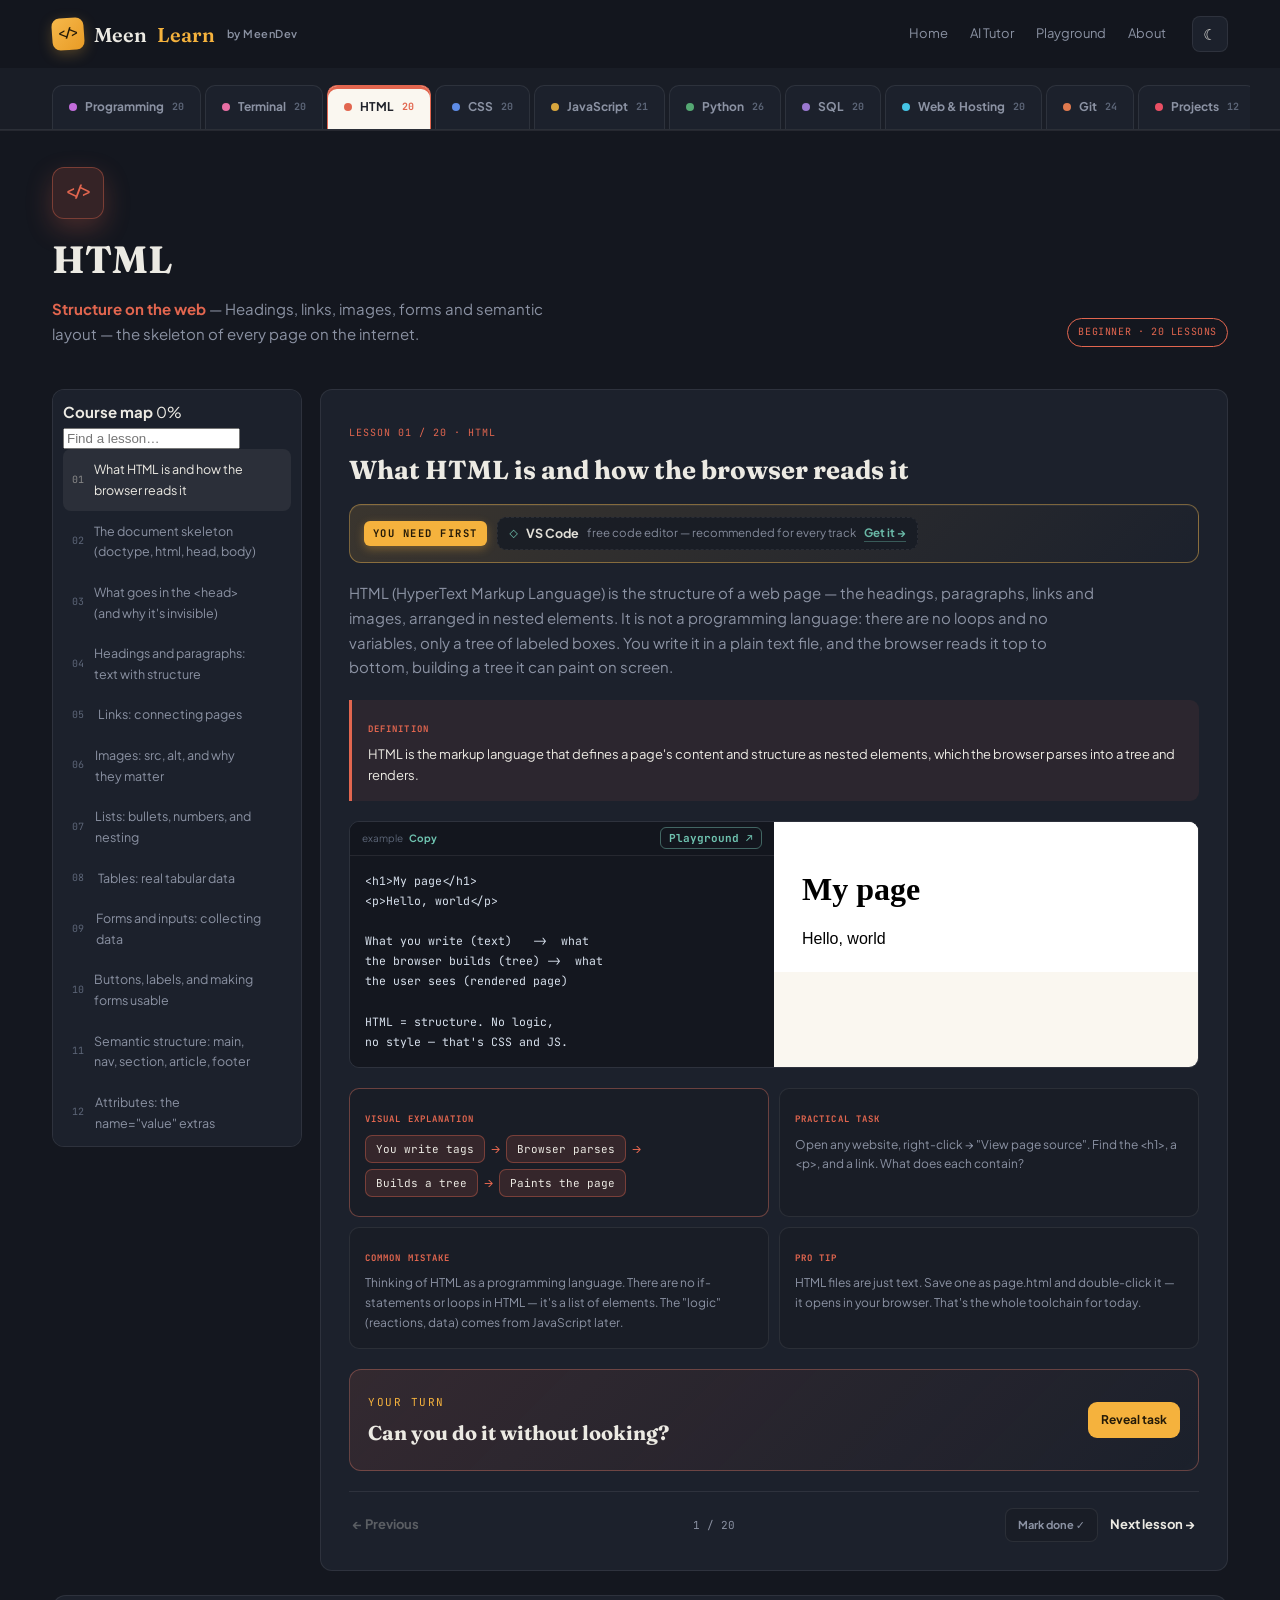
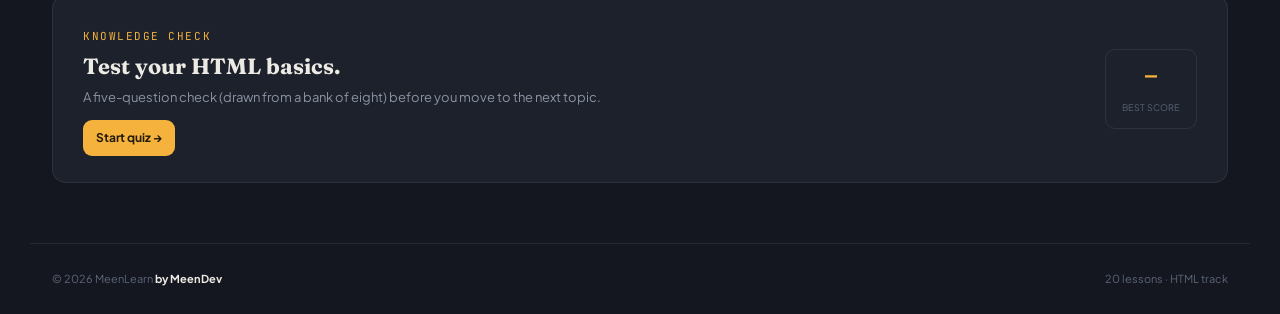
<file: html.html>
<!doctype html>
<html lang="en">
<head>
<meta charset="UTF-8">
<meta name="viewport" content="width=device-width,initial-scale=1">
<meta name="description" content="Learn HTML with MeenLearn — elements, the document skeleton, forms, semantics and accessibility, in 20 clear step-by-step lessons.">
<link rel="icon" href="favicon.svg" type="image/svg+xml">
<link rel="apple-touch-icon" href="apple-touch-icon.png">
<title>HTML — MeenLearn</title>
<link rel="preconnect" href="https://fonts.googleapis.com">
<link href="https://fonts.googleapis.com/css2?family=Fraunces:ital,opsz,wght@0,9..144,500;0,9..144,600;0,9..144,700;1,9..144,500&family=Plus+Jakarta+Sans:wght@400;500;600;700;800&family=JetBrains+Mono:wght@400;500;700&display=swap" rel="stylesheet">
<link rel="stylesheet" href="style.css">
</head>
<body>
<header>
  <div class="headbar">
    <a class="brand" href="index.html"><span class="mark">&lt;/&gt;</span>Meen<span style="color:var(--gold)">Learn</span><small>by MeenDev</small></a>
    <nav class="headnav">
      <a href="index.html">Home</a>
      <a href="ai.html">AI Tutor</a>
      <a href="playground.html">Playground</a>
      <a href="index.html#about">About</a>
    </nav>
    <div class="headtools">
      <button id="menuBtn" class="menu-btn" aria-label="Menu">&#9776;</button>
      <button id="theme" aria-label="Toggle theme">☾</button>
    </div>
  </div>
  <div class="tabstrip-wrap"><nav class="tabstrip" id="tabstrip" aria-label="Learning tracks"></nav></div>
</header>

<main>
  <section class="subject-hero" id="subHero">
    <div>
      <div class="icobig" id="subIcon"></div>
      <h1 id="subTitle"></h1>
      <p><span id="subTagline" style="color:var(--c);font-weight:700"></span> — <span id="subDesc"></span></p>
    </div>
    <mark id="subLevel"></mark>
  </section>

  <div class="workspace">
    <aside class="lesson-index" id="lessonIndex">
      <div class="index-head">
        <strong>Course map</strong>
        <span id="progressText">0%</span>
      </div>
      <div class="progress-track"><span id="progressBar"></span></div>
      <input id="lessonSearch" class="lesson-search" type="search" placeholder="Find a lesson…">
      <div id="lessonList"></div>
    </aside>
    <article class="lesson-panel" id="lessonPanel">
      <label class="lkicker" id="lKicker"></label>
      <h2 id="lTitle"></h2>
      <div class="needbar hide" id="lNeeds"></div>
      <p class="ltext" id="lText"></p>
      <section class="lesson-definition" id="lDefinition"></section>
      <div class="example">
        <div class="code-side">
          <header>example <button id="copyBtn">Copy</button><a id="tryPlayLink" class="tryplay hide" href="playground.html">Playground ↗</a></header>
          <pre id="lCode"></pre>
        </div>
        <div class="result-side" id="exampleResult"></div>
      </div>
      <div class="lesson-learning-grid">
        <section class="learning-card visual-card">
          <span>VISUAL EXPLANATION</span>
          <div id="lVisual"></div>
        </section>
        <section class="learning-card">
          <span>PRACTICAL TASK</span>
          <p id="lPractical"></p>
        </section>
        <section class="learning-card">
          <span>COMMON MISTAKE</span>
          <p id="lMistake"></p>
        </section>
        <section class="learning-card">
          <span>PRO TIP</span>
          <p id="lTip"></p>
        </section>
      </div>
      <div class="challenge-box">
        <div><span class="eyebrow">YOUR TURN</span><h3>Can you do it without looking?</h3><p id="lChallenge"></p></div>
        <button class="btn small" id="revealBtn">Reveal task</button>
      </div>
      <div class="lesson-nav">
        <button id="prevBtn">← Previous</button>
        <span id="navPos"></span>
        <div class="nav-right">
          <button id="doneBtn" type="button">Mark done ✓</button>
          <button id="nextBtn">Next lesson →</button>
        </div>
      </div>
    </article>
  </div>

  <section class="quiz-card">
    <div class="quiz-inner">
      <div>
        <label class="eyebrow">KNOWLEDGE CHECK</label>
        <h3>Test your <span id="subjectName"></span> basics.</h3>
        <p>A five-question check (drawn from a bank of eight) before you move to the next topic.</p>
        <button class="btn small" id="quizStart" style="margin-top:12px">Start quiz →</button>
      </div>
      <div class="score-chip"><b id="bestScore">—</b><span>best score</span></div>
    </div>
  </section>
</main>

<footer>
  <span>© 2026 MeenLearn <b>by MeenDev</b></span>
  <span id="subCount"></span>
</footer>

<div class="modal hide" id="modal">
  <div class="modal-box">
    <button class="close" id="quizClose" aria-label="Close">×</button>
    <label class="eyebrow">KNOWLEDGE CHECK</label>
    <div id="quizBody"></div>
  </div>
</div>

<script src="data.js"></script>
<script src="lessons1.js"></script>
<script src="lessons2.js"></script>
<script src="lessons3.js"></script>
<script src="lessons4.js"></script>
<script src="lessons5.js"></script>
<script src="script.js"></script>
<script>initSubjectPage("html");</script>
</body>
</html>
</file>
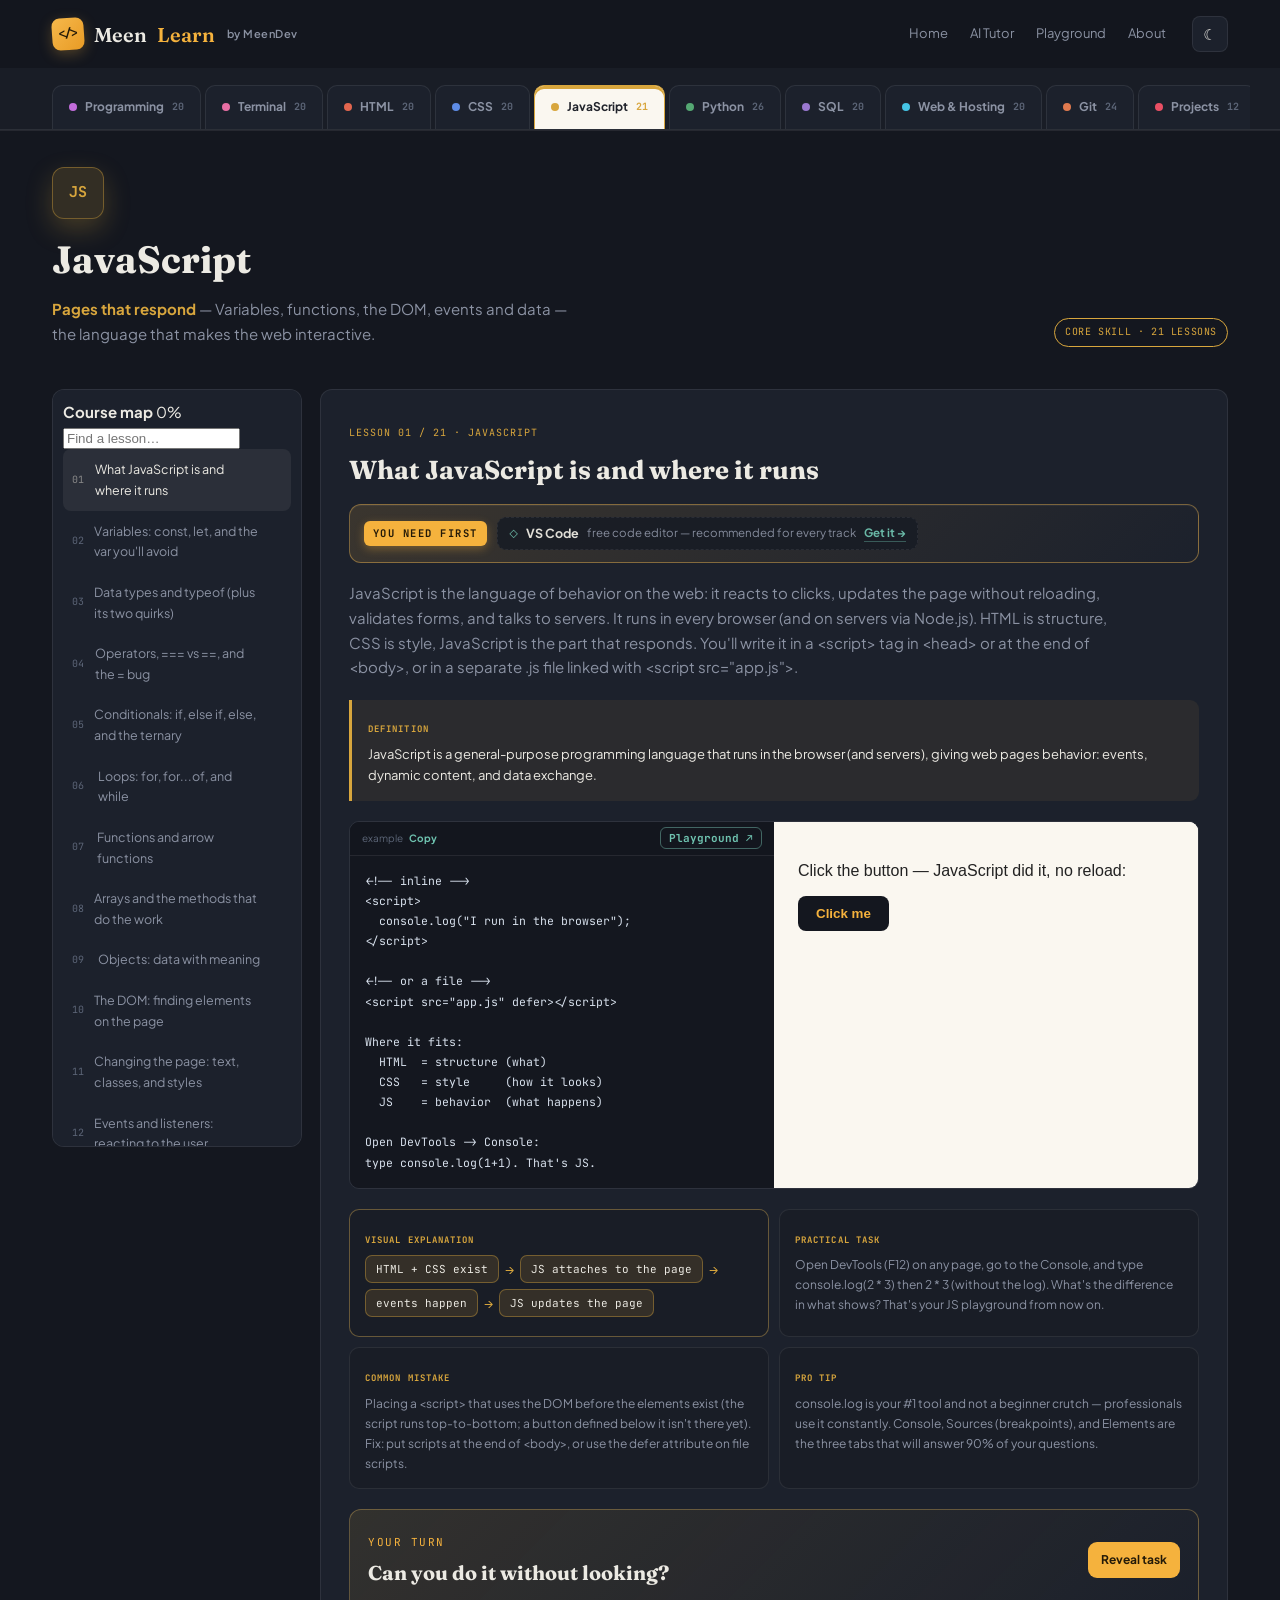
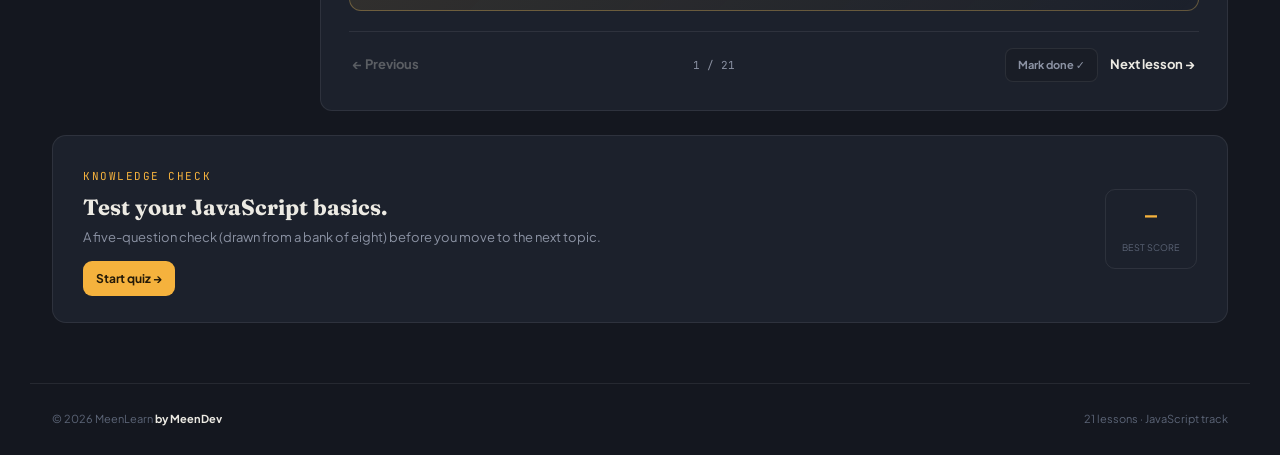
<file: javascript.html>
<!doctype html>
<html lang="en">
<head>
<meta charset="UTF-8">
<meta name="viewport" content="width=device-width,initial-scale=1">
<meta name="description" content="Learn JavaScript with MeenLearn — variables, functions, the DOM, events, storage and data, in 21 clear step-by-step lessons.">
<link rel="icon" href="favicon.svg" type="image/svg+xml">
<link rel="apple-touch-icon" href="apple-touch-icon.png">
<title>JavaScript — MeenLearn</title>
<link rel="preconnect" href="https://fonts.googleapis.com">
<link href="https://fonts.googleapis.com/css2?family=Fraunces:ital,opsz,wght@0,9..144,500;0,9..144,600;0,9..144,700;1,9..144,500&family=Plus+Jakarta+Sans:wght@400;500;600;700;800&family=JetBrains+Mono:wght@400;500;700&display=swap" rel="stylesheet">
<link rel="stylesheet" href="style.css">
</head>
<body>
<header>
  <div class="headbar">
    <a class="brand" href="index.html"><span class="mark">&lt;/&gt;</span>Meen<span style="color:var(--gold)">Learn</span><small>by MeenDev</small></a>
    <nav class="headnav">
      <a href="index.html">Home</a>
      <a href="ai.html">AI Tutor</a>
      <a href="playground.html">Playground</a>
      <a href="index.html#about">About</a>
    </nav>
    <div class="headtools">
      <button id="menuBtn" class="menu-btn" aria-label="Menu">&#9776;</button>
      <button id="theme" aria-label="Toggle theme">☾</button>
    </div>
  </div>
  <div class="tabstrip-wrap"><nav class="tabstrip" id="tabstrip" aria-label="Learning tracks"></nav></div>
</header>

<main>
  <section class="subject-hero" id="subHero">
    <div>
      <div class="icobig" id="subIcon"></div>
      <h1 id="subTitle"></h1>
      <p><span id="subTagline" style="color:var(--c);font-weight:700"></span> — <span id="subDesc"></span></p>
    </div>
    <mark id="subLevel"></mark>
  </section>

  <div class="workspace">
    <aside class="lesson-index" id="lessonIndex">
      <div class="index-head">
        <strong>Course map</strong>
        <span id="progressText">0%</span>
      </div>
      <div class="progress-track"><span id="progressBar"></span></div>
      <input id="lessonSearch" class="lesson-search" type="search" placeholder="Find a lesson…">
      <div id="lessonList"></div>
    </aside>
    <article class="lesson-panel" id="lessonPanel">
      <label class="lkicker" id="lKicker"></label>
      <h2 id="lTitle"></h2>
      <div class="needbar hide" id="lNeeds"></div>
      <p class="ltext" id="lText"></p>
      <section class="lesson-definition" id="lDefinition"></section>
      <div class="example">
        <div class="code-side">
          <header>example <button id="copyBtn">Copy</button><a id="tryPlayLink" class="tryplay hide" href="playground.html">Playground ↗</a></header>
          <pre id="lCode"></pre>
        </div>
        <div class="result-side" id="exampleResult"></div>
      </div>
      <div class="lesson-learning-grid">
        <section class="learning-card visual-card">
          <span>VISUAL EXPLANATION</span>
          <div id="lVisual"></div>
        </section>
        <section class="learning-card">
          <span>PRACTICAL TASK</span>
          <p id="lPractical"></p>
        </section>
        <section class="learning-card">
          <span>COMMON MISTAKE</span>
          <p id="lMistake"></p>
        </section>
        <section class="learning-card">
          <span>PRO TIP</span>
          <p id="lTip"></p>
        </section>
      </div>
      <div class="challenge-box">
        <div><span class="eyebrow">YOUR TURN</span><h3>Can you do it without looking?</h3><p id="lChallenge"></p></div>
        <button class="btn small" id="revealBtn">Reveal task</button>
      </div>
      <div class="lesson-nav">
        <button id="prevBtn">← Previous</button>
        <span id="navPos"></span>
        <div class="nav-right">
          <button id="doneBtn" type="button">Mark done ✓</button>
          <button id="nextBtn">Next lesson →</button>
        </div>
      </div>
    </article>
  </div>

  <section class="quiz-card">
    <div class="quiz-inner">
      <div>
        <label class="eyebrow">KNOWLEDGE CHECK</label>
        <h3>Test your <span id="subjectName"></span> basics.</h3>
        <p>A five-question check (drawn from a bank of eight) before you move to the next topic.</p>
        <button class="btn small" id="quizStart" style="margin-top:12px">Start quiz →</button>
      </div>
      <div class="score-chip"><b id="bestScore">—</b><span>best score</span></div>
    </div>
  </section>
</main>

<footer>
  <span>© 2026 MeenLearn <b>by MeenDev</b></span>
  <span id="subCount"></span>
</footer>

<div class="modal hide" id="modal">
  <div class="modal-box">
    <button class="close" id="quizClose" aria-label="Close">×</button>
    <label class="eyebrow">KNOWLEDGE CHECK</label>
    <div id="quizBody"></div>
  </div>
</div>

<script src="data.js"></script>
<script src="lessons1.js"></script>
<script src="lessons2.js"></script>
<script src="lessons3.js"></script>
<script src="lessons4.js"></script>
<script src="lessons5.js"></script>
<script src="script.js"></script>
<script>initSubjectPage("javascript");</script>
</body>
</html>
</file>
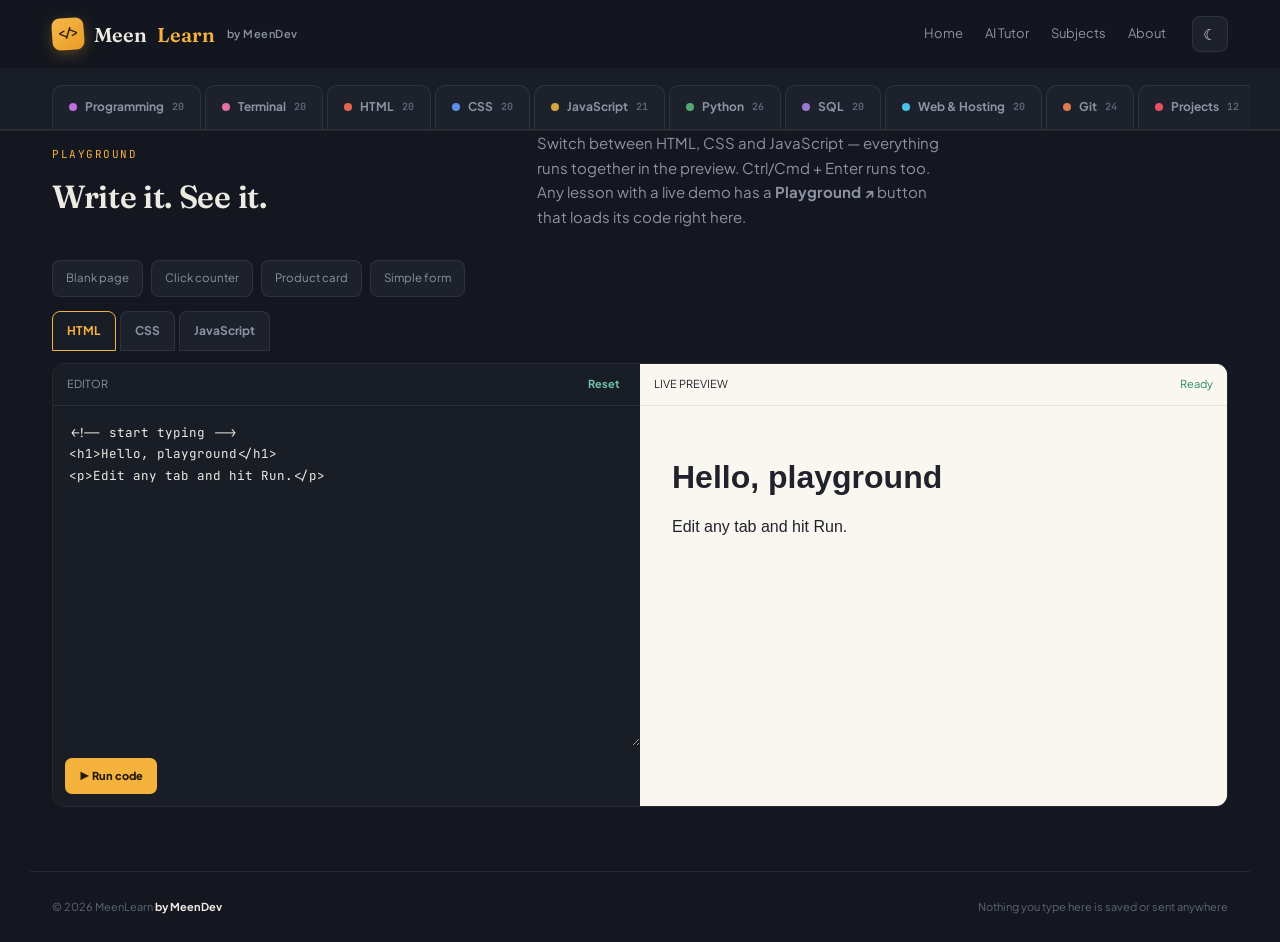
<file: playground.html>
<!doctype html>
<html lang="en">
<head>
<meta charset="UTF-8">
<meta name="viewport" content="width=device-width,initial-scale=1">
<meta name="description" content="MeenLearn playground — write HTML, CSS and JavaScript and see it run instantly. No account, no server, nothing leaves your browser.">
<link rel="icon" href="favicon.svg" type="image/svg+xml">
<link rel="apple-touch-icon" href="apple-touch-icon.png">
<title>Playground — MeenLearn</title>
<link rel="preconnect" href="https://fonts.googleapis.com">
<link href="https://fonts.googleapis.com/css2?family=Fraunces:ital,opsz,wght@0,9..144,500;0,9..144,600;0,9..144,700;1,9..144,500&family=Plus+Jakarta+Sans:wght@400;500;600;700;800&family=JetBrains+Mono:wght@400;500;700&display=swap" rel="stylesheet">
<link rel="stylesheet" href="style.css">
</head>
<body>
<header>
  <div class="headbar">
    <a class="brand" href="index.html"><span class="mark">&lt;/&gt;</span>Meen<span style="color:var(--gold)">Learn</span><small>by MeenDev</small></a>
    <nav class="headnav">
      <a href="index.html">Home</a>
      <a href="ai.html">AI Tutor</a>
      <a href="index.html#subjects">Subjects</a>
      <a href="index.html#about">About</a>
    </nav>
    <div class="headtools">
      <button id="menuBtn" class="menu-btn" aria-label="Menu">&#9776;</button>
      <button id="theme" aria-label="Toggle theme">☾</button>
    </div>
  </div>
  <div class="tabstrip-wrap"><nav class="tabstrip" id="tabstrip" aria-label="Learning tracks"></nav></div>
</header>

<main>
  <section class="section tight">
    <div class="heading">
      <div><span class="eyebrow">PLAYGROUND</span><h2>Write it. See it.</h2></div>
      <p>Switch between HTML, CSS and JavaScript — everything runs together in the preview. Ctrl/Cmd + Enter runs too. Any lesson with a live demo has a <b>Playground ↗</b> button that loads its code right here.</p>
      <span id="playBadge" class="play-badge"></span>
    </div>

    <div class="starter-row">
      <button data-s="blank">Blank page</button>
      <button data-s="counter">Click counter</button>
      <button data-s="card">Product card</button>
      <button data-s="form">Simple form</button>
    </div>

    <div class="play-tabs">
      <button id="tabHtml" class="active">HTML</button>
      <button id="tabCss">CSS</button>
      <button id="tabJs">JavaScript</button>
    </div>

    <div class="play">
      <div class="editor">
        <div class="editor-head"><span>EDITOR</span><button id="resetPlay">Reset</button></div>
        <textarea id="areaHtml" style="display:block" spellcheck="false" aria-label="HTML editor"></textarea>
        <textarea id="areaCss" style="display:none" spellcheck="false" aria-label="CSS editor"></textarea>
        <textarea id="areaJs" style="display:none" spellcheck="false" aria-label="JavaScript editor"></textarea>
        <button class="run" id="run">▶ Run code</button>
      </div>
      <div class="preview">
        <header>LIVE PREVIEW <span>Ready</span></header>
        <iframe id="frame" sandbox="allow-scripts" title="Playground live preview"></iframe>
      </div>
    </div>
  </section>
</main>

<footer>
  <span>© 2026 MeenLearn <b>by MeenDev</b></span>
  <span>Nothing you type here is saved or sent anywhere</span>
</footer>

<script src="data.js"></script>
<script src="lessons1.js"></script>
<script src="lessons2.js"></script>
<script src="lessons3.js"></script>
<script src="lessons4.js"></script>
<script src="lessons5.js"></script>
<script src="script.js"></script>
<script>initPlayground();</script>
</body>
</html>
</file>
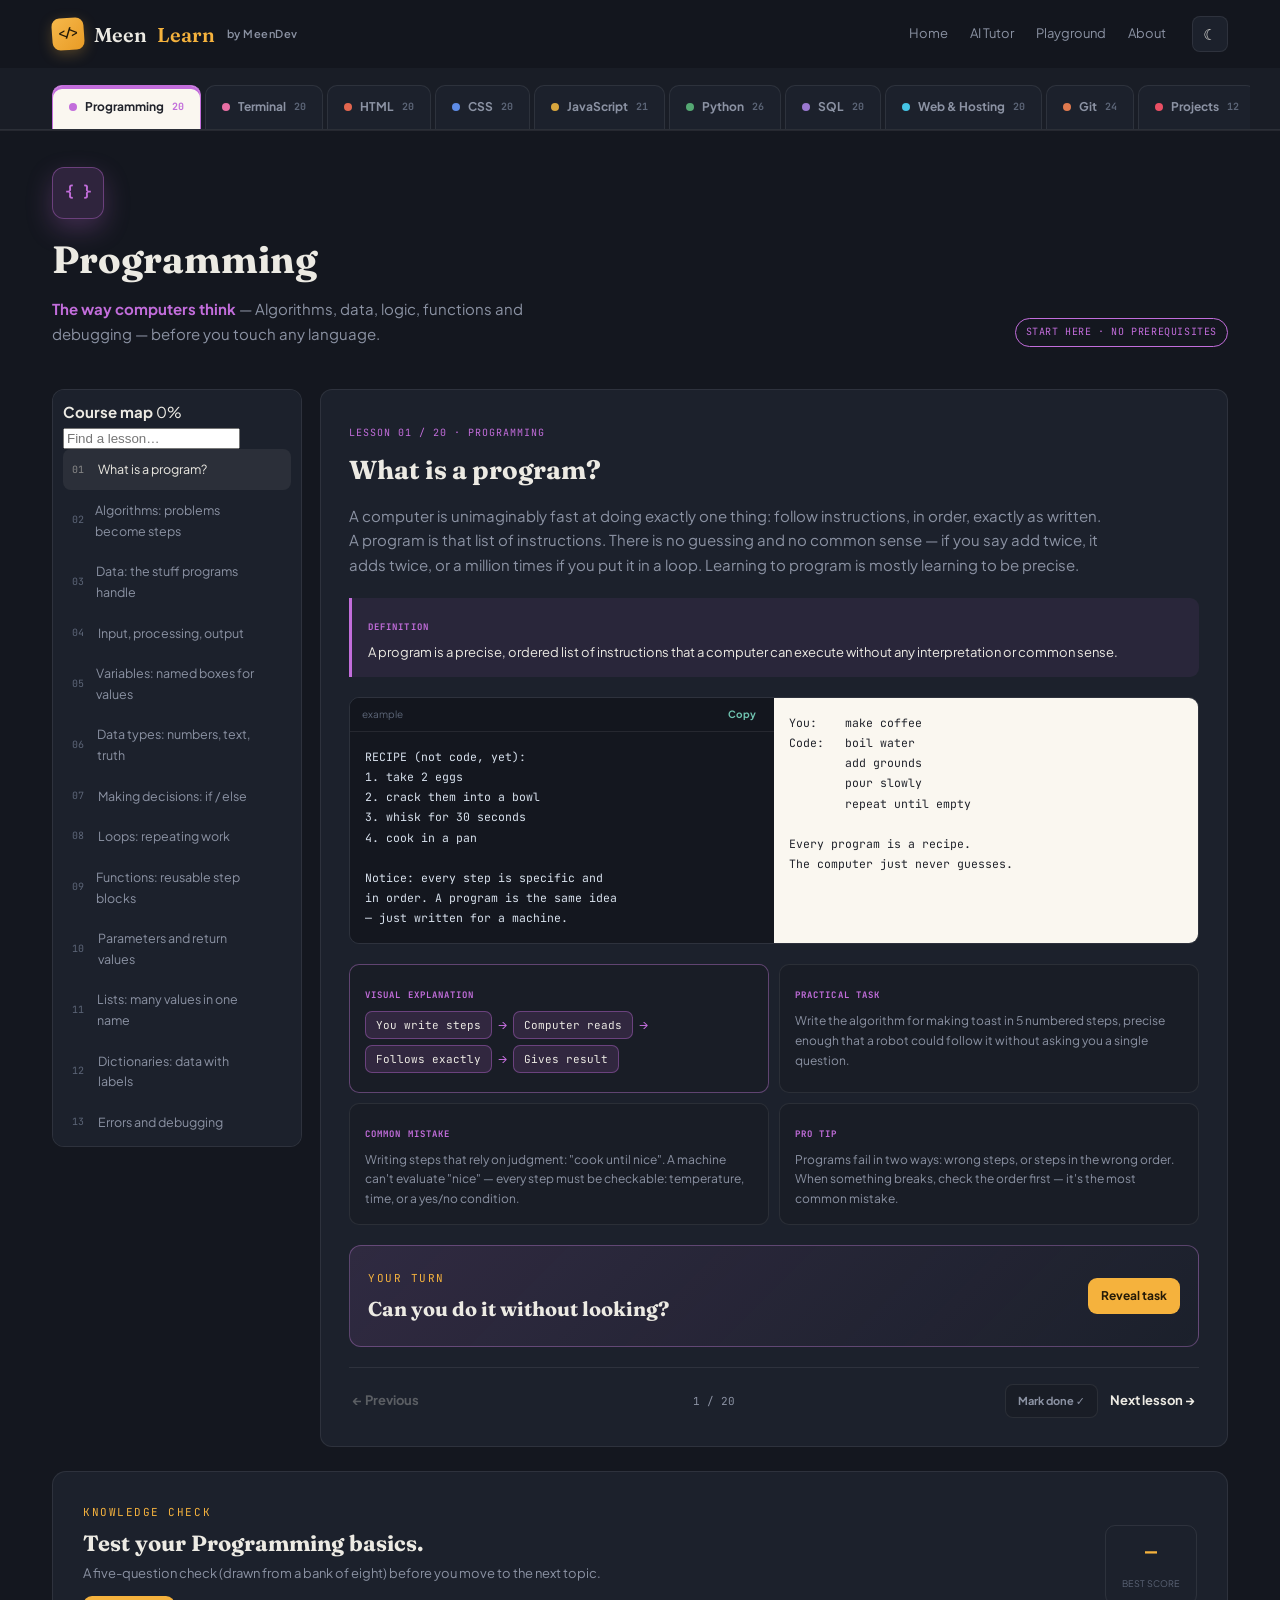
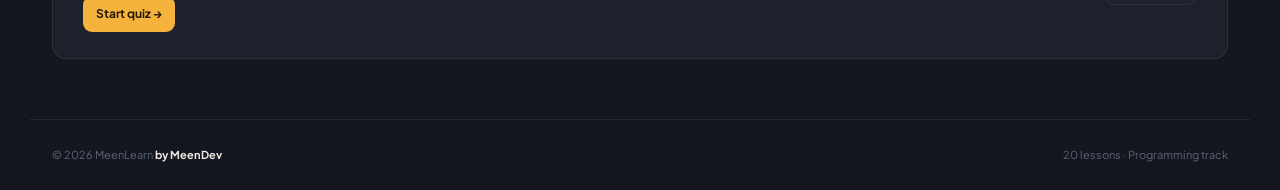
<file: programming.html>
<!doctype html>
<html lang="en">
<head>
<meta charset="UTF-8">
<meta name="viewport" content="width=device-width,initial-scale=1">
<meta name="description" content="Learn to program with MeenLearn — algorithms, data, logic, functions and debugging, in 20 clear step-by-step lessons.">
<link rel="icon" href="favicon.svg" type="image/svg+xml">
<link rel="apple-touch-icon" href="apple-touch-icon.png">
<title>Programming — MeenLearn</title>
<link rel="preconnect" href="https://fonts.googleapis.com">
<link href="https://fonts.googleapis.com/css2?family=Fraunces:ital,opsz,wght@0,9..144,500;0,9..144,600;0,9..144,700;1,9..144,500&family=Plus+Jakarta+Sans:wght@400;500;600;700;800&family=JetBrains+Mono:wght@400;500;700&display=swap" rel="stylesheet">
<link rel="stylesheet" href="style.css">
</head>
<body>
<header>
  <div class="headbar">
    <a class="brand" href="index.html"><span class="mark">&lt;/&gt;</span>Meen<span style="color:var(--gold)">Learn</span><small>by MeenDev</small></a>
    <nav class="headnav">
      <a href="index.html">Home</a>
      <a href="ai.html">AI Tutor</a>
      <a href="playground.html">Playground</a>
      <a href="index.html#about">About</a>
    </nav>
    <div class="headtools">
      <button id="menuBtn" class="menu-btn" aria-label="Menu">&#9776;</button>
      <button id="theme" aria-label="Toggle theme">☾</button>
    </div>
  </div>
  <div class="tabstrip-wrap"><nav class="tabstrip" id="tabstrip" aria-label="Learning tracks"></nav></div>
</header>

<main>
  <section class="subject-hero" id="subHero">
    <div>
      <div class="icobig" id="subIcon"></div>
      <h1 id="subTitle"></h1>
      <p><span id="subTagline" style="color:var(--c);font-weight:700"></span> — <span id="subDesc"></span></p>
    </div>
    <mark id="subLevel"></mark>
  </section>

  <div class="workspace">
    <aside class="lesson-index" id="lessonIndex">
      <div class="index-head">
        <strong>Course map</strong>
        <span id="progressText">0%</span>
      </div>
      <div class="progress-track"><span id="progressBar"></span></div>
      <input id="lessonSearch" class="lesson-search" type="search" placeholder="Find a lesson…">
      <div id="lessonList"></div>
    </aside>
    <article class="lesson-panel" id="lessonPanel">
      <label class="lkicker" id="lKicker"></label>
      <h2 id="lTitle"></h2>
      <div class="needbar hide" id="lNeeds"></div>
      <p class="ltext" id="lText"></p>
      <section class="lesson-definition" id="lDefinition"></section>
      <div class="example">
        <div class="code-side">
          <header>example <button id="copyBtn">Copy</button><a id="tryPlayLink" class="tryplay hide" href="playground.html">Playground ↗</a></header>
          <pre id="lCode"></pre>
        </div>
        <div class="result-side" id="exampleResult"></div>
      </div>
      <div class="lesson-learning-grid">
        <section class="learning-card visual-card">
          <span>VISUAL EXPLANATION</span>
          <div id="lVisual"></div>
        </section>
        <section class="learning-card">
          <span>PRACTICAL TASK</span>
          <p id="lPractical"></p>
        </section>
        <section class="learning-card">
          <span>COMMON MISTAKE</span>
          <p id="lMistake"></p>
        </section>
        <section class="learning-card">
          <span>PRO TIP</span>
          <p id="lTip"></p>
        </section>
      </div>
      <div class="challenge-box">
        <div><span class="eyebrow">YOUR TURN</span><h3>Can you do it without looking?</h3><p id="lChallenge"></p></div>
        <button class="btn small" id="revealBtn">Reveal task</button>
      </div>
      <div class="lesson-nav">
        <button id="prevBtn">← Previous</button>
        <span id="navPos"></span>
        <div class="nav-right">
          <button id="doneBtn" type="button">Mark done ✓</button>
          <button id="nextBtn">Next lesson →</button>
        </div>
      </div>
    </article>
  </div>

  <section class="quiz-card">
    <div class="quiz-inner">
      <div>
        <label class="eyebrow">KNOWLEDGE CHECK</label>
        <h3>Test your <span id="subjectName"></span> basics.</h3>
        <p>A five-question check (drawn from a bank of eight) before you move to the next topic.</p>
        <button class="btn small" id="quizStart" style="margin-top:12px">Start quiz →</button>
      </div>
      <div class="score-chip"><b id="bestScore">—</b><span>best score</span></div>
    </div>
  </section>
</main>

<footer>
  <span>© 2026 MeenLearn <b>by MeenDev</b></span>
  <span id="subCount"></span>
</footer>

<div class="modal hide" id="modal">
  <div class="modal-box">
    <button class="close" id="quizClose" aria-label="Close">×</button>
    <label class="eyebrow">KNOWLEDGE CHECK</label>
    <div id="quizBody"></div>
  </div>
</div>

<script src="data.js"></script>
<script src="lessons1.js"></script>
<script src="lessons2.js"></script>
<script src="lessons3.js"></script>
<script src="lessons4.js"></script>
<script src="lessons5.js"></script>
<script src="script.js"></script>
<script>initSubjectPage("programming");</script>
</body>
</html>
</file>
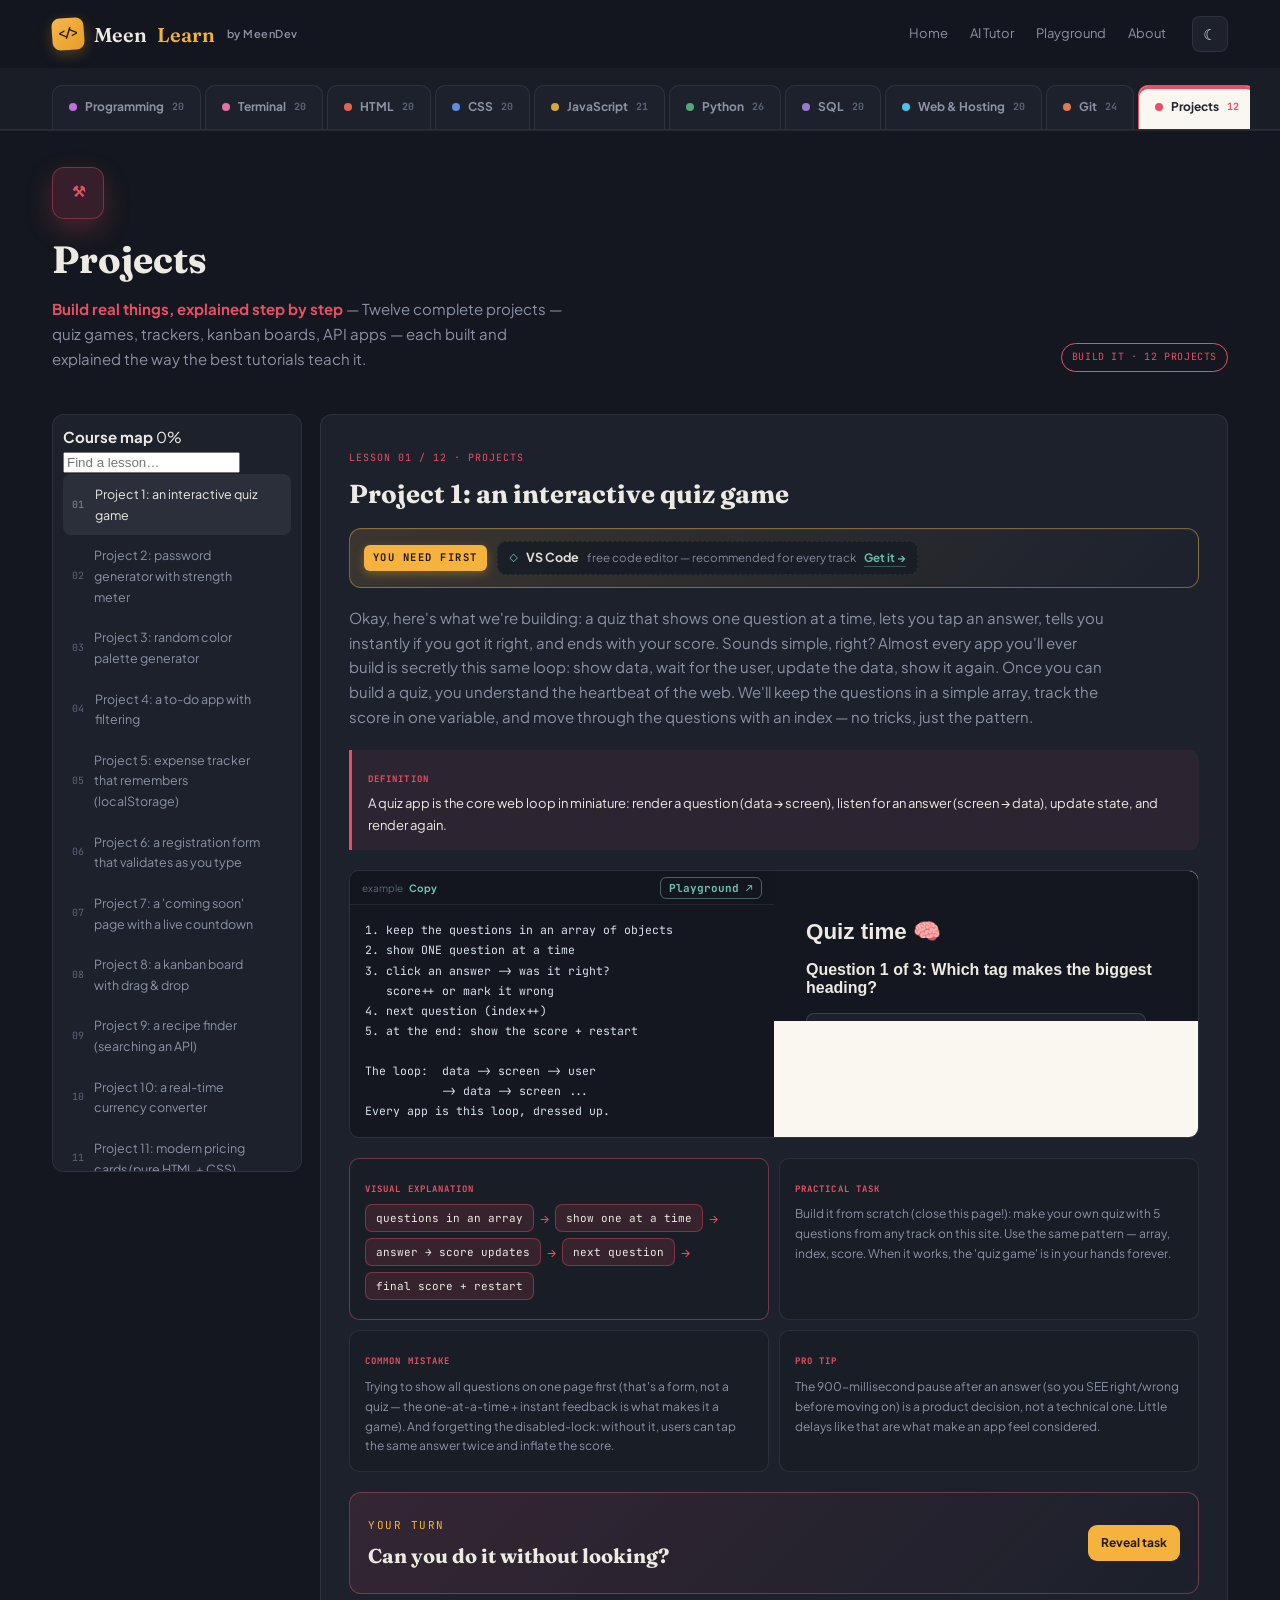
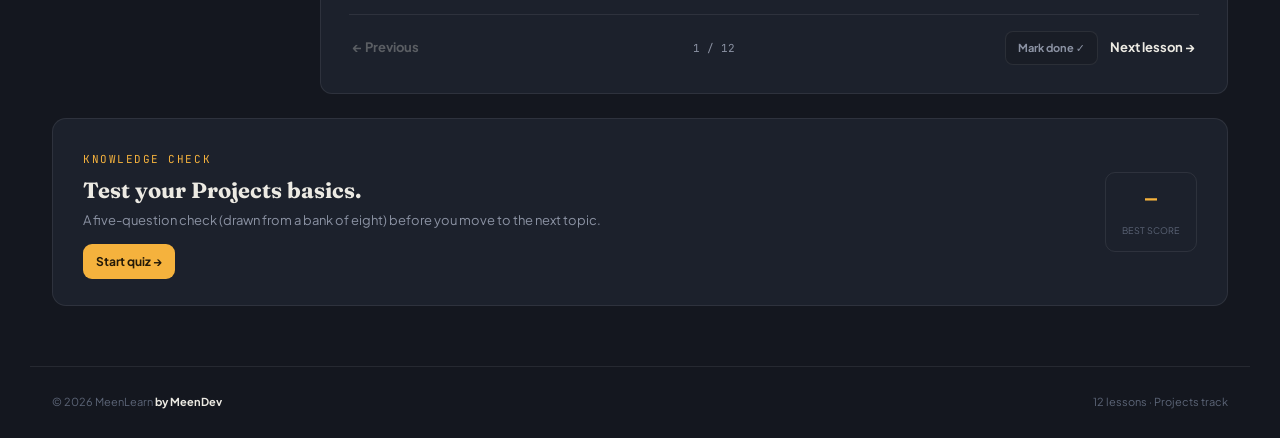
<file: projects.html>
<!doctype html>
<html lang="en">
<head>
<meta charset="UTF-8">
<meta name="viewport" content="width=device-width,initial-scale=1">
<meta name="description" content="Build 12 real projects with MeenLearn — quiz games, trackers, kanban boards, form validators, API apps and more, each explained step by step with working code.">
<link rel="icon" href="favicon.svg" type="image/svg+xml">
<link rel="apple-touch-icon" href="apple-touch-icon.png">
<title>Projects — MeenLearn</title>
<link rel="preconnect" href="https://fonts.googleapis.com">
<link href="https://fonts.googleapis.com/css2?family=Fraunces:ital,opsz,wght@0,9..144,500;0,9..144,600;0,9..144,700;1,9..144,500&family=Plus+Jakarta+Sans:wght@400;500;600;700;800&family=JetBrains+Mono:wght@400;500;700&display=swap" rel="stylesheet">
<link rel="stylesheet" href="style.css">
</head>
<body>
<header>
  <div class="headbar">
    <a class="brand" href="index.html"><span class="mark">&lt;/&gt;</span>Meen<span style="color:var(--gold)">Learn</span><small>by MeenDev</small></a>
    <nav class="headnav">
      <a href="index.html">Home</a>
      <a href="ai.html">AI Tutor</a>
      <a href="playground.html">Playground</a>
      <a href="index.html#about">About</a>
    </nav>
    <div class="headtools">
      <button id="menuBtn" class="menu-btn" aria-label="Menu">&#9776;</button>
      <button id="theme" aria-label="Toggle theme">☾</button>
    </div>
  </div>
  <div class="tabstrip-wrap"><nav class="tabstrip" id="tabstrip" aria-label="Learning tracks"></nav></div>
</header>

<main>
  <section class="subject-hero" id="subHero">
    <div>
      <div class="icobig" id="subIcon"></div>
      <h1 id="subTitle"></h1>
      <p><span id="subTagline" style="color:var(--c);font-weight:700"></span> — <span id="subDesc"></span></p>
    </div>
    <mark id="subLevel"></mark>
  </section>

  <div class="workspace">
    <aside class="lesson-index" id="lessonIndex">
      <div class="index-head">
        <strong>Course map</strong>
        <span id="progressText">0%</span>
      </div>
      <div class="progress-track"><span id="progressBar"></span></div>
      <input id="lessonSearch" class="lesson-search" type="search" placeholder="Find a lesson…">
      <div id="lessonList"></div>
    </aside>
    <article class="lesson-panel" id="lessonPanel">
      <label class="lkicker" id="lKicker"></label>
      <h2 id="lTitle"></h2>
      <div class="needbar hide" id="lNeeds"></div>
      <p class="ltext" id="lText"></p>
      <section class="lesson-definition" id="lDefinition"></section>
      <div class="example">
        <div class="code-side">
          <header>example <button id="copyBtn">Copy</button><a id="tryPlayLink" class="tryplay hide" href="playground.html">Playground ↗</a></header>
          <pre id="lCode"></pre>
        </div>
        <div class="result-side" id="exampleResult"></div>
      </div>
      <div class="lesson-learning-grid">
        <section class="learning-card visual-card">
          <span>VISUAL EXPLANATION</span>
          <div id="lVisual"></div>
        </section>
        <section class="learning-card">
          <span>PRACTICAL TASK</span>
          <p id="lPractical"></p>
        </section>
        <section class="learning-card">
          <span>COMMON MISTAKE</span>
          <p id="lMistake"></p>
        </section>
        <section class="learning-card">
          <span>PRO TIP</span>
          <p id="lTip"></p>
        </section>
      </div>
      <div class="challenge-box">
        <div><span class="eyebrow">YOUR TURN</span><h3>Can you do it without looking?</h3><p id="lChallenge"></p></div>
        <button class="btn small" id="revealBtn">Reveal task</button>
      </div>
      <div class="lesson-nav">
        <button id="prevBtn">← Previous</button>
        <span id="navPos"></span>
        <div class="nav-right">
          <button id="doneBtn" type="button">Mark done ✓</button>
          <button id="nextBtn">Next lesson →</button>
        </div>
      </div>
    </article>
  </div>

  <section class="quiz-card">
    <div class="quiz-inner">
      <div>
        <label class="eyebrow">KNOWLEDGE CHECK</label>
        <h3>Test your <span id="subjectName"></span> basics.</h3>
        <p>A five-question check (drawn from a bank of eight) before you move to the next topic.</p>
        <button class="btn small" id="quizStart" style="margin-top:12px">Start quiz →</button>
      </div>
      <div class="score-chip"><b id="bestScore">—</b><span>best score</span></div>
    </div>
  </section>
</main>

<footer>
  <span>© 2026 MeenLearn <b>by MeenDev</b></span>
  <span id="subCount"></span>
</footer>

<div class="modal hide" id="modal">
  <div class="modal-box">
    <button class="close" id="quizClose" aria-label="Close">×</button>
    <label class="eyebrow">KNOWLEDGE CHECK</label>
    <div id="quizBody"></div>
  </div>
</div>

<script src="data.js"></script>
<script src="lessons1.js"></script>
<script src="lessons2.js"></script>
<script src="lessons3.js"></script>
<script src="lessons4.js"></script>
<script src="lessons5.js"></script>
<script src="script.js"></script>
<script>initSubjectPage("projects");</script>
</body>
</html>
</file>
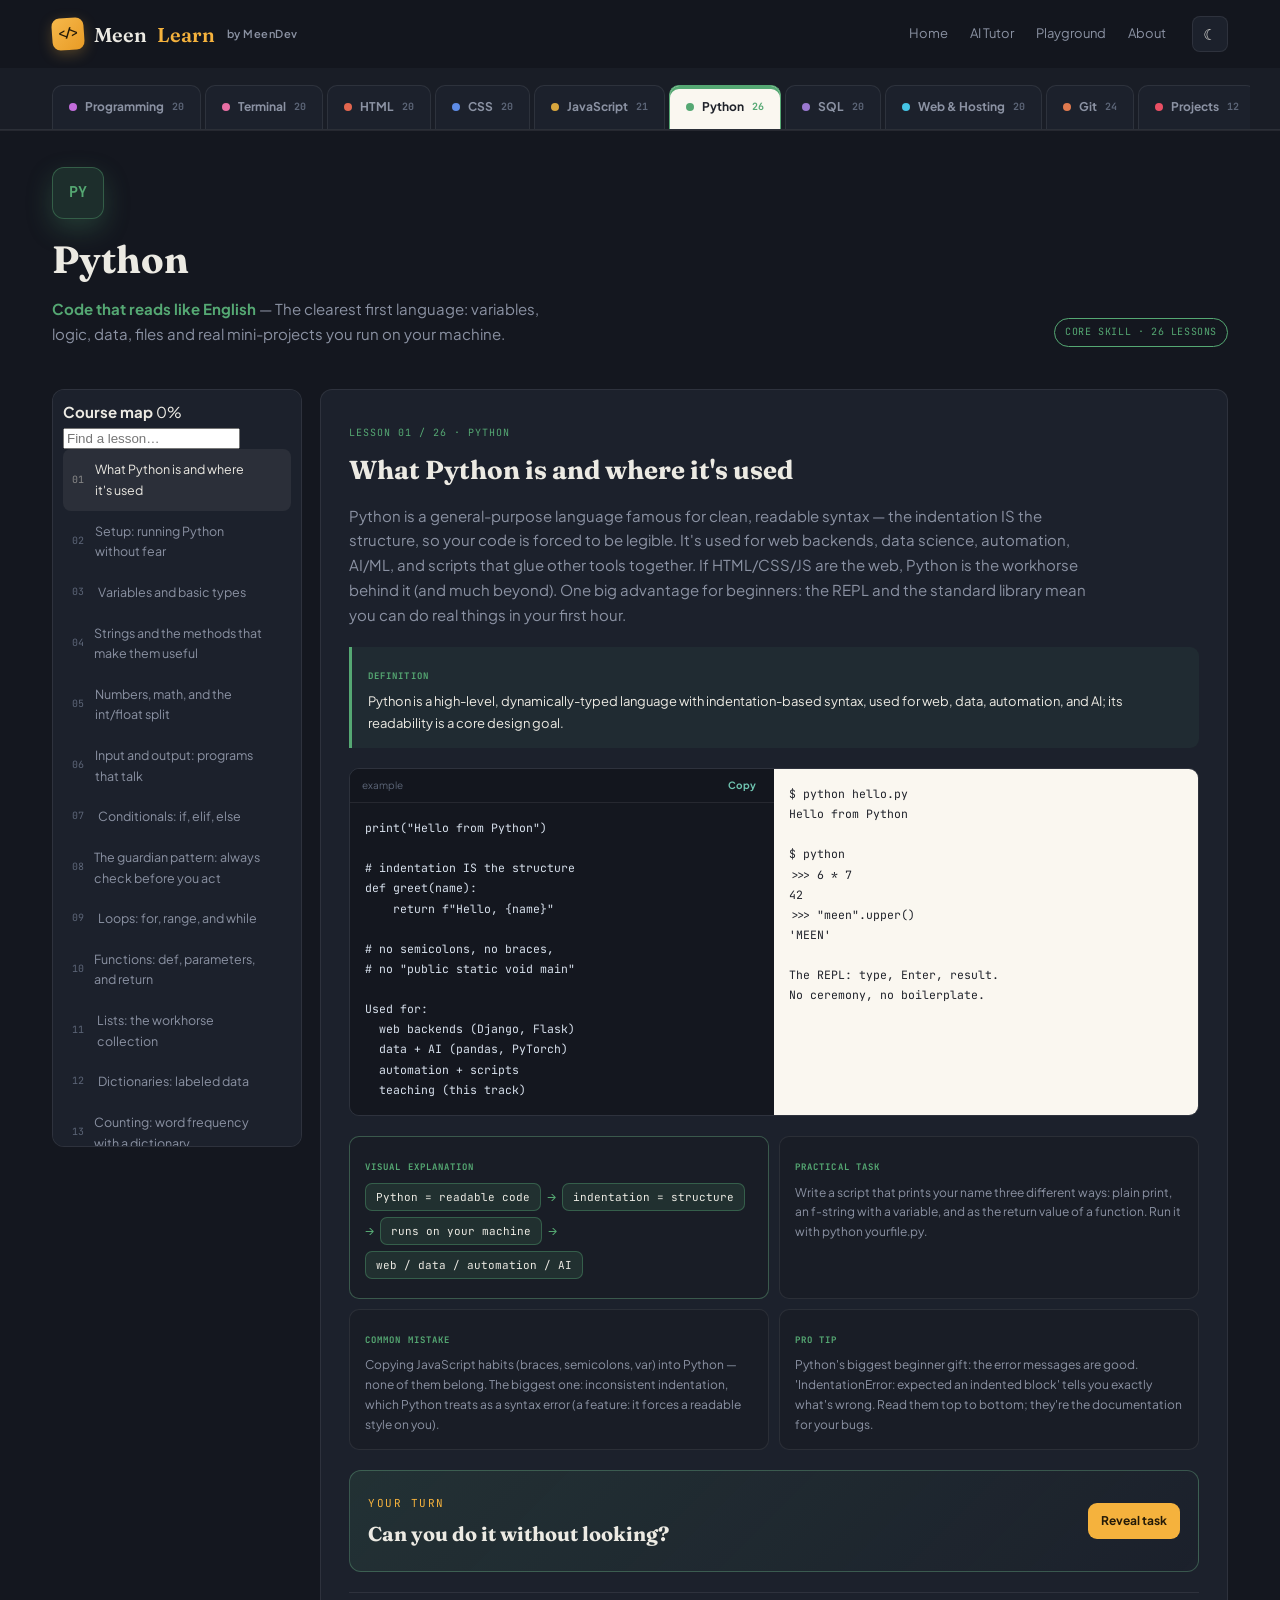
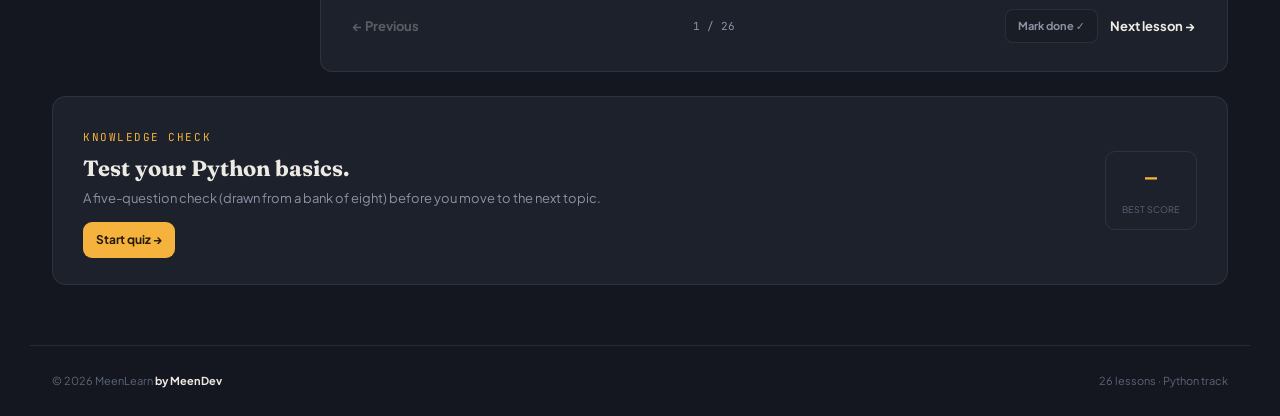
<file: python.html>
<!doctype html>
<html lang="en">
<head>
<meta charset="UTF-8">
<meta name="viewport" content="width=device-width,initial-scale=1">
<meta name="description" content="Learn Python with MeenLearn — variables, logic, data, files, modules, classes, regex and two mini-projects, in 26 clear step-by-step lessons.">
<link rel="icon" href="favicon.svg" type="image/svg+xml">
<link rel="apple-touch-icon" href="apple-touch-icon.png">
<title>Python — MeenLearn</title>
<link rel="preconnect" href="https://fonts.googleapis.com">
<link href="https://fonts.googleapis.com/css2?family=Fraunces:ital,opsz,wght@0,9..144,500;0,9..144,600;0,9..144,700;1,9..144,500&family=Plus+Jakarta+Sans:wght@400;500;600;700;800&family=JetBrains+Mono:wght@400;500;700&display=swap" rel="stylesheet">
<link rel="stylesheet" href="style.css">
</head>
<body>
<header>
  <div class="headbar">
    <a class="brand" href="index.html"><span class="mark">&lt;/&gt;</span>Meen<span style="color:var(--gold)">Learn</span><small>by MeenDev</small></a>
    <nav class="headnav">
      <a href="index.html">Home</a>
      <a href="ai.html">AI Tutor</a>
      <a href="playground.html">Playground</a>
      <a href="index.html#about">About</a>
    </nav>
    <div class="headtools">
      <button id="menuBtn" class="menu-btn" aria-label="Menu">&#9776;</button>
      <button id="theme" aria-label="Toggle theme">☾</button>
    </div>
  </div>
  <div class="tabstrip-wrap"><nav class="tabstrip" id="tabstrip" aria-label="Learning tracks"></nav></div>
</header>

<main>
  <section class="subject-hero" id="subHero">
    <div>
      <div class="icobig" id="subIcon"></div>
      <h1 id="subTitle"></h1>
      <p><span id="subTagline" style="color:var(--c);font-weight:700"></span> — <span id="subDesc"></span></p>
    </div>
    <mark id="subLevel"></mark>
  </section>

  <div class="workspace">
    <aside class="lesson-index" id="lessonIndex">
      <div class="index-head">
        <strong>Course map</strong>
        <span id="progressText">0%</span>
      </div>
      <div class="progress-track"><span id="progressBar"></span></div>
      <input id="lessonSearch" class="lesson-search" type="search" placeholder="Find a lesson…">
      <div id="lessonList"></div>
    </aside>
    <article class="lesson-panel" id="lessonPanel">
      <label class="lkicker" id="lKicker"></label>
      <h2 id="lTitle"></h2>
      <div class="needbar hide" id="lNeeds"></div>
      <p class="ltext" id="lText"></p>
      <section class="lesson-definition" id="lDefinition"></section>
      <div class="example">
        <div class="code-side">
          <header>example <button id="copyBtn">Copy</button><a id="tryPlayLink" class="tryplay hide" href="playground.html">Playground ↗</a></header>
          <pre id="lCode"></pre>
        </div>
        <div class="result-side" id="exampleResult"></div>
      </div>
      <div class="lesson-learning-grid">
        <section class="learning-card visual-card">
          <span>VISUAL EXPLANATION</span>
          <div id="lVisual"></div>
        </section>
        <section class="learning-card">
          <span>PRACTICAL TASK</span>
          <p id="lPractical"></p>
        </section>
        <section class="learning-card">
          <span>COMMON MISTAKE</span>
          <p id="lMistake"></p>
        </section>
        <section class="learning-card">
          <span>PRO TIP</span>
          <p id="lTip"></p>
        </section>
      </div>
      <div class="challenge-box">
        <div><span class="eyebrow">YOUR TURN</span><h3>Can you do it without looking?</h3><p id="lChallenge"></p></div>
        <button class="btn small" id="revealBtn">Reveal task</button>
      </div>
      <div class="lesson-nav">
        <button id="prevBtn">← Previous</button>
        <span id="navPos"></span>
        <div class="nav-right">
          <button id="doneBtn" type="button">Mark done ✓</button>
          <button id="nextBtn">Next lesson →</button>
        </div>
      </div>
    </article>
  </div>

  <section class="quiz-card">
    <div class="quiz-inner">
      <div>
        <label class="eyebrow">KNOWLEDGE CHECK</label>
        <h3>Test your <span id="subjectName"></span> basics.</h3>
        <p>A five-question check (drawn from a bank of eight) before you move to the next topic.</p>
        <button class="btn small" id="quizStart" style="margin-top:12px">Start quiz →</button>
      </div>
      <div class="score-chip"><b id="bestScore">—</b><span>best score</span></div>
    </div>
  </section>
</main>

<footer>
  <span>© 2026 MeenLearn <b>by MeenDev</b></span>
  <span id="subCount"></span>
</footer>

<div class="modal hide" id="modal">
  <div class="modal-box">
    <button class="close" id="quizClose" aria-label="Close">×</button>
    <label class="eyebrow">KNOWLEDGE CHECK</label>
    <div id="quizBody"></div>
  </div>
</div>

<script src="data.js"></script>
<script src="lessons1.js"></script>
<script src="lessons2.js"></script>
<script src="lessons3.js"></script>
<script src="lessons4.js"></script>
<script src="lessons5.js"></script>
<script src="script.js"></script>
<script>initSubjectPage("python");</script>
</body>
</html>
</file>
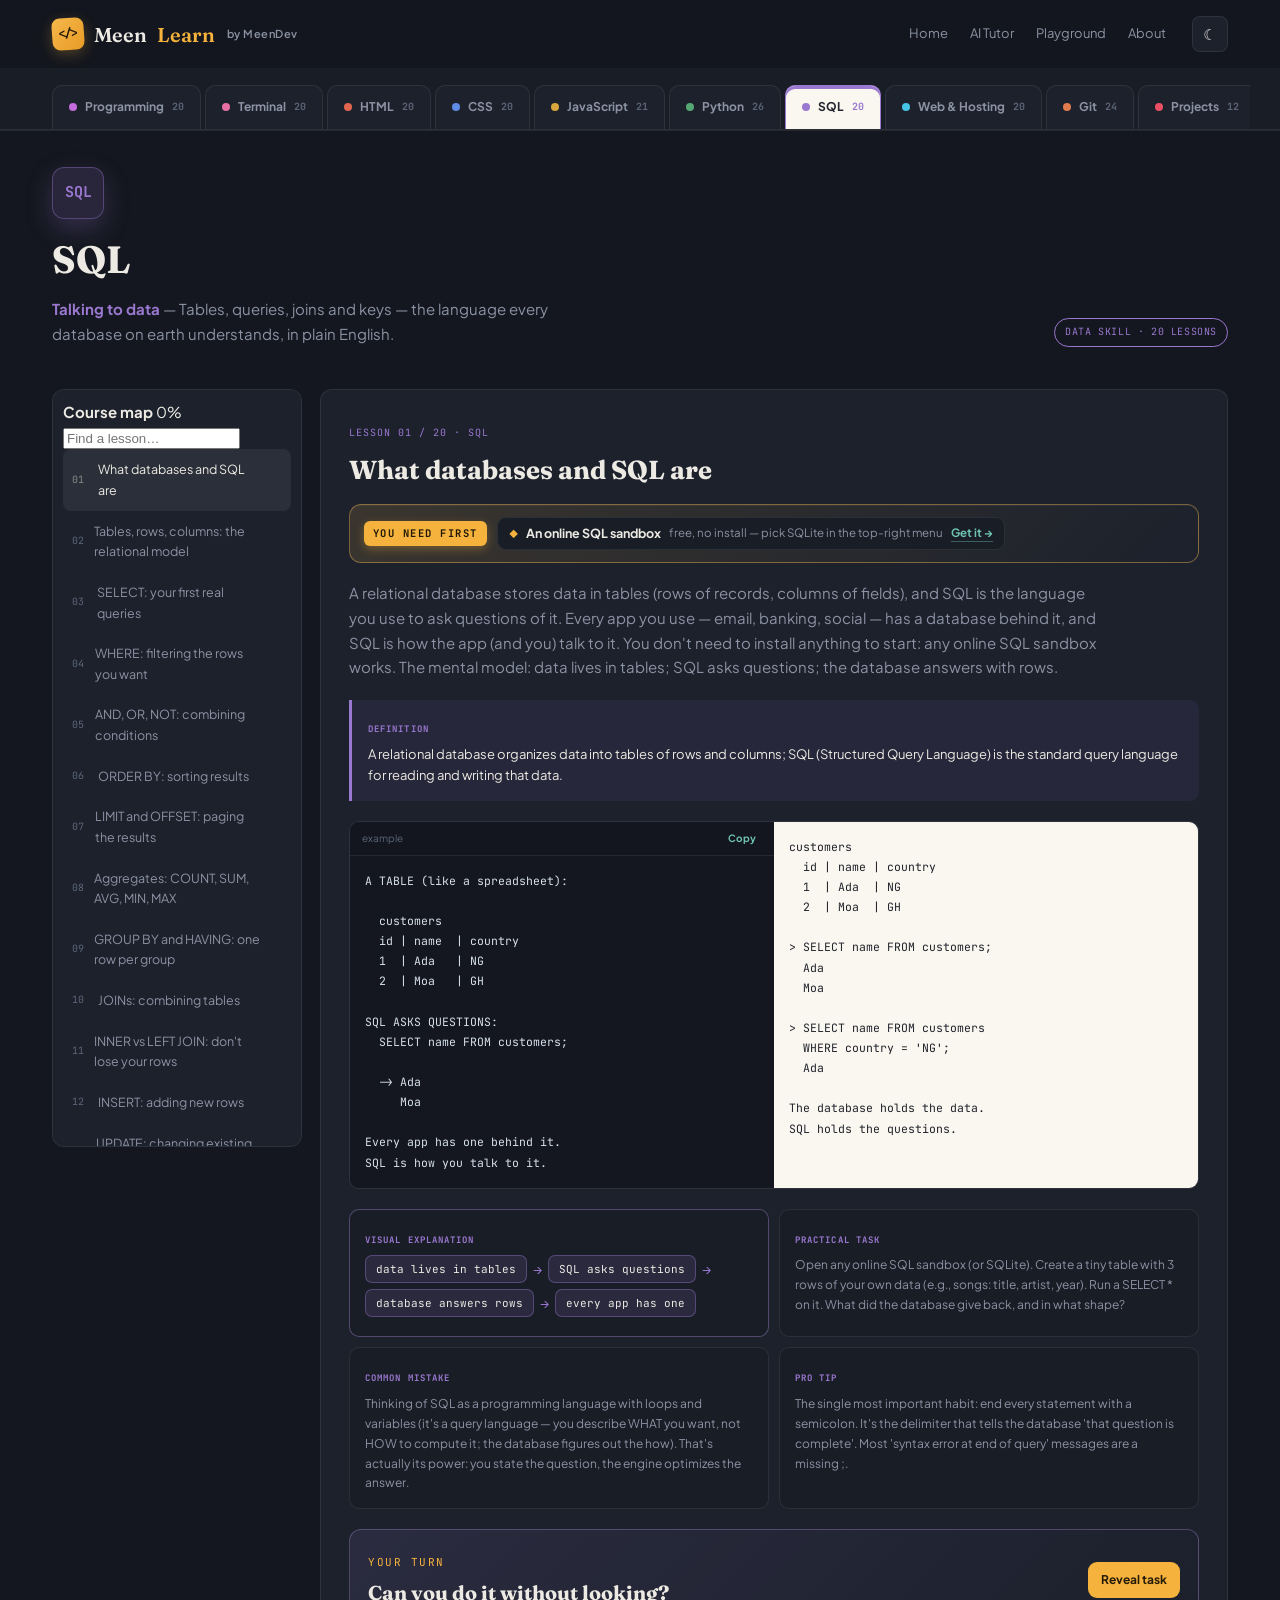
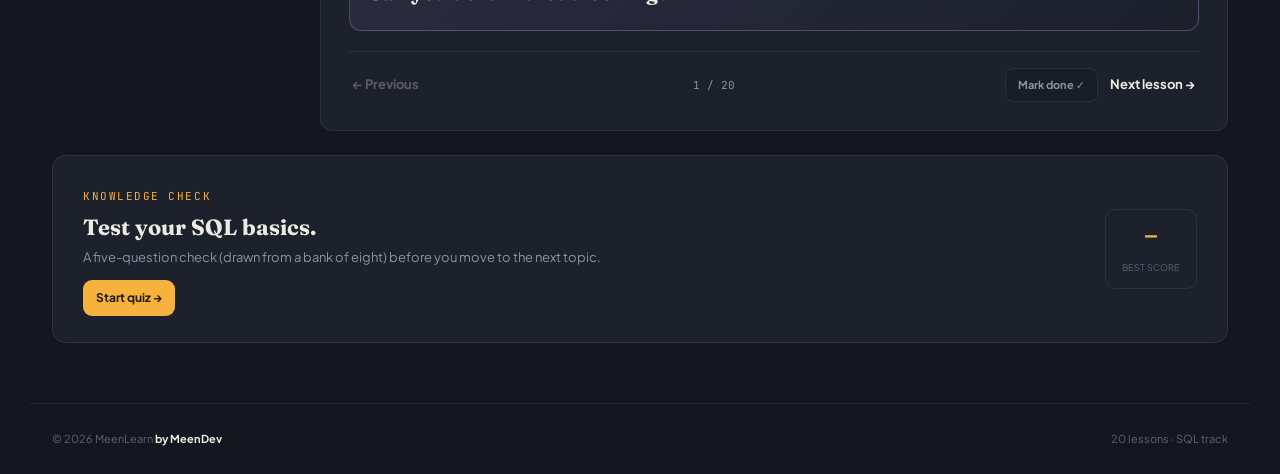
<file: sql.html>
<!doctype html>
<html lang="en">
<head>
<meta charset="UTF-8">
<meta name="viewport" content="width=device-width,initial-scale=1">
<meta name="description" content="Learn SQL with MeenLearn — queries, filtering, joins, keys and a full analysis project, in 20 clear step-by-step lessons.">
<link rel="icon" href="favicon.svg" type="image/svg+xml">
<link rel="apple-touch-icon" href="apple-touch-icon.png">
<title>SQL — MeenLearn</title>
<link rel="preconnect" href="https://fonts.googleapis.com">
<link href="https://fonts.googleapis.com/css2?family=Fraunces:ital,opsz,wght@0,9..144,500;0,9..144,600;0,9..144,700;1,9..144,500&family=Plus+Jakarta+Sans:wght@400;500;600;700;800&family=JetBrains+Mono:wght@400;500;700&display=swap" rel="stylesheet">
<link rel="stylesheet" href="style.css">
</head>
<body>
<header>
  <div class="headbar">
    <a class="brand" href="index.html"><span class="mark">&lt;/&gt;</span>Meen<span style="color:var(--gold)">Learn</span><small>by MeenDev</small></a>
    <nav class="headnav">
      <a href="index.html">Home</a>
      <a href="ai.html">AI Tutor</a>
      <a href="playground.html">Playground</a>
      <a href="index.html#about">About</a>
    </nav>
    <div class="headtools">
      <button id="menuBtn" class="menu-btn" aria-label="Menu">&#9776;</button>
      <button id="theme" aria-label="Toggle theme">☾</button>
    </div>
  </div>
  <div class="tabstrip-wrap"><nav class="tabstrip" id="tabstrip" aria-label="Learning tracks"></nav></div>
</header>

<main>
  <section class="subject-hero" id="subHero">
    <div>
      <div class="icobig" id="subIcon"></div>
      <h1 id="subTitle"></h1>
      <p><span id="subTagline" style="color:var(--c);font-weight:700"></span> — <span id="subDesc"></span></p>
    </div>
    <mark id="subLevel"></mark>
  </section>

  <div class="workspace">
    <aside class="lesson-index" id="lessonIndex">
      <div class="index-head">
        <strong>Course map</strong>
        <span id="progressText">0%</span>
      </div>
      <div class="progress-track"><span id="progressBar"></span></div>
      <input id="lessonSearch" class="lesson-search" type="search" placeholder="Find a lesson…">
      <div id="lessonList"></div>
    </aside>
    <article class="lesson-panel" id="lessonPanel">
      <label class="lkicker" id="lKicker"></label>
      <h2 id="lTitle"></h2>
      <div class="needbar hide" id="lNeeds"></div>
      <p class="ltext" id="lText"></p>
      <section class="lesson-definition" id="lDefinition"></section>
      <div class="example">
        <div class="code-side">
          <header>example <button id="copyBtn">Copy</button><a id="tryPlayLink" class="tryplay hide" href="playground.html">Playground ↗</a></header>
          <pre id="lCode"></pre>
        </div>
        <div class="result-side" id="exampleResult"></div>
      </div>
      <div class="lesson-learning-grid">
        <section class="learning-card visual-card">
          <span>VISUAL EXPLANATION</span>
          <div id="lVisual"></div>
        </section>
        <section class="learning-card">
          <span>PRACTICAL TASK</span>
          <p id="lPractical"></p>
        </section>
        <section class="learning-card">
          <span>COMMON MISTAKE</span>
          <p id="lMistake"></p>
        </section>
        <section class="learning-card">
          <span>PRO TIP</span>
          <p id="lTip"></p>
        </section>
      </div>
      <div class="challenge-box">
        <div><span class="eyebrow">YOUR TURN</span><h3>Can you do it without looking?</h3><p id="lChallenge"></p></div>
        <button class="btn small" id="revealBtn">Reveal task</button>
      </div>
      <div class="lesson-nav">
        <button id="prevBtn">← Previous</button>
        <span id="navPos"></span>
        <div class="nav-right">
          <button id="doneBtn" type="button">Mark done ✓</button>
          <button id="nextBtn">Next lesson →</button>
        </div>
      </div>
    </article>
  </div>

  <section class="quiz-card">
    <div class="quiz-inner">
      <div>
        <label class="eyebrow">KNOWLEDGE CHECK</label>
        <h3>Test your <span id="subjectName"></span> basics.</h3>
        <p>A five-question check (drawn from a bank of eight) before you move to the next topic.</p>
        <button class="btn small" id="quizStart" style="margin-top:12px">Start quiz →</button>
      </div>
      <div class="score-chip"><b id="bestScore">—</b><span>best score</span></div>
    </div>
  </section>
</main>

<footer>
  <span>© 2026 MeenLearn <b>by MeenDev</b></span>
  <span id="subCount"></span>
</footer>

<div class="modal hide" id="modal">
  <div class="modal-box">
    <button class="close" id="quizClose" aria-label="Close">×</button>
    <label class="eyebrow">KNOWLEDGE CHECK</label>
    <div id="quizBody"></div>
  </div>
</div>

<script src="data.js"></script>
<script src="lessons1.js"></script>
<script src="lessons2.js"></script>
<script src="lessons3.js"></script>
<script src="lessons4.js"></script>
<script src="lessons5.js"></script>
<script src="script.js"></script>
<script>initSubjectPage("sql");</script>
</body>
</html>
</file>
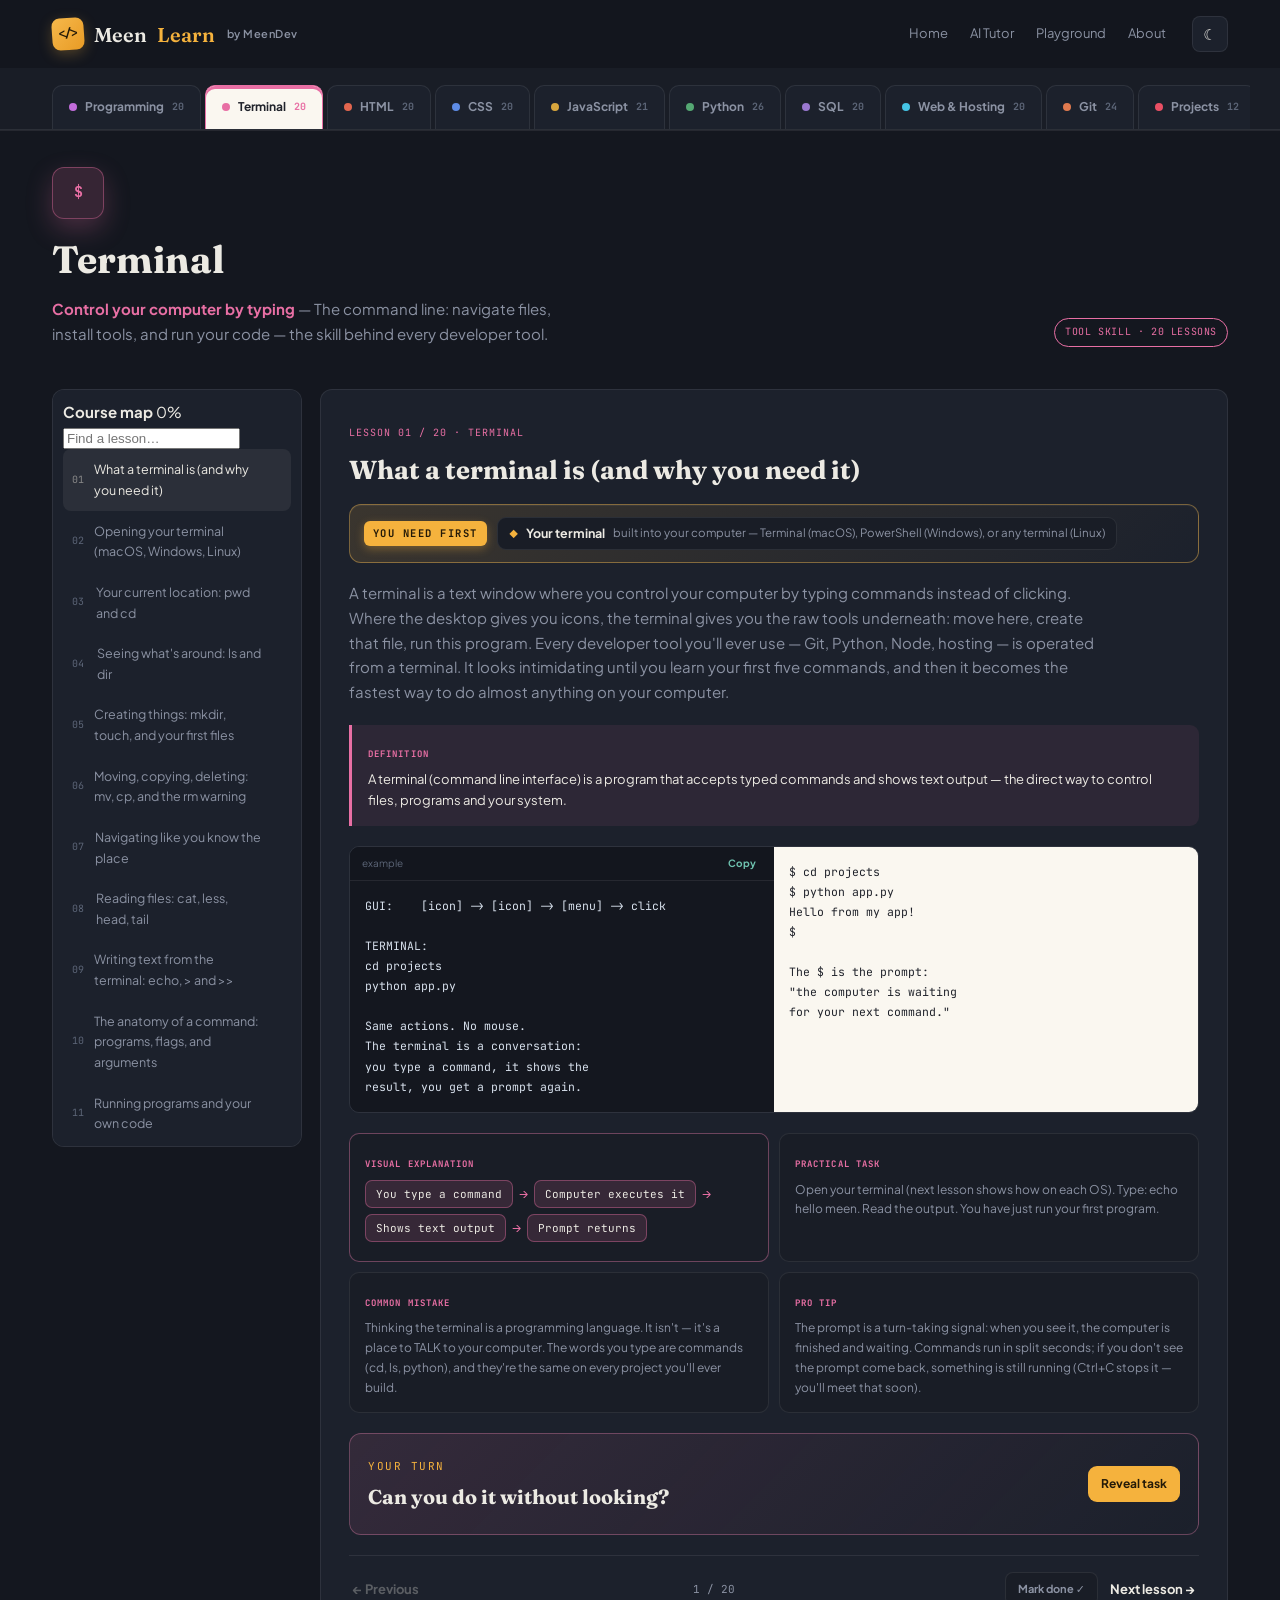
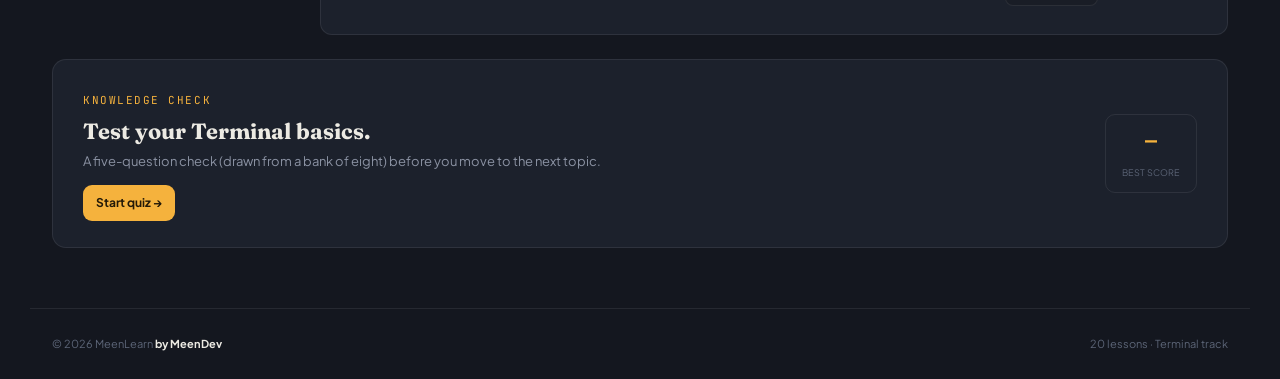
<file: terminal.html>
<!doctype html>
<html lang="en">
<head>
<meta charset="UTF-8">
<meta name="viewport" content="width=device-width,initial-scale=1">
<meta name="description" content="Learn the terminal with MeenLearn — files, navigation, installs, pipes, running your code and reading real errors, in 20 clear step-by-step lessons.">
<link rel="icon" href="favicon.svg" type="image/svg+xml">
<link rel="apple-touch-icon" href="apple-touch-icon.png">
<title>Terminal — MeenLearn</title>
<link rel="preconnect" href="https://fonts.googleapis.com">
<link href="https://fonts.googleapis.com/css2?family=Fraunces:ital,opsz,wght@0,9..144,500;0,9..144,600;0,9..144,700;1,9..144,500&family=Plus+Jakarta+Sans:wght@400;500;600;700;800&family=JetBrains+Mono:wght@400;500;700&display=swap" rel="stylesheet">
<link rel="stylesheet" href="style.css">
</head>
<body>
<header>
  <div class="headbar">
    <a class="brand" href="index.html"><span class="mark">&lt;/&gt;</span>Meen<span style="color:var(--gold)">Learn</span><small>by MeenDev</small></a>
    <nav class="headnav">
      <a href="index.html">Home</a>
      <a href="ai.html">AI Tutor</a>
      <a href="playground.html">Playground</a>
      <a href="index.html#about">About</a>
    </nav>
    <div class="headtools">
      <button id="menuBtn" class="menu-btn" aria-label="Menu">&#9776;</button>
      <button id="theme" aria-label="Toggle theme">☾</button>
    </div>
  </div>
  <div class="tabstrip-wrap"><nav class="tabstrip" id="tabstrip" aria-label="Learning tracks"></nav></div>
</header>

<main>
  <section class="subject-hero" id="subHero">
    <div>
      <div class="icobig" id="subIcon"></div>
      <h1 id="subTitle"></h1>
      <p><span id="subTagline" style="color:var(--c);font-weight:700"></span> — <span id="subDesc"></span></p>
    </div>
    <mark id="subLevel"></mark>
  </section>

  <div class="workspace">
    <aside class="lesson-index" id="lessonIndex">
      <div class="index-head">
        <strong>Course map</strong>
        <span id="progressText">0%</span>
      </div>
      <div class="progress-track"><span id="progressBar"></span></div>
      <input id="lessonSearch" class="lesson-search" type="search" placeholder="Find a lesson…">
      <div id="lessonList"></div>
    </aside>
    <article class="lesson-panel" id="lessonPanel">
      <label class="lkicker" id="lKicker"></label>
      <h2 id="lTitle"></h2>
      <div class="needbar hide" id="lNeeds"></div>
      <p class="ltext" id="lText"></p>
      <section class="lesson-definition" id="lDefinition"></section>
      <div class="example">
        <div class="code-side">
          <header>example <button id="copyBtn">Copy</button><a id="tryPlayLink" class="tryplay hide" href="playground.html">Playground ↗</a></header>
          <pre id="lCode"></pre>
        </div>
        <div class="result-side" id="exampleResult"></div>
      </div>
      <div class="lesson-learning-grid">
        <section class="learning-card visual-card">
          <span>VISUAL EXPLANATION</span>
          <div id="lVisual"></div>
        </section>
        <section class="learning-card">
          <span>PRACTICAL TASK</span>
          <p id="lPractical"></p>
        </section>
        <section class="learning-card">
          <span>COMMON MISTAKE</span>
          <p id="lMistake"></p>
        </section>
        <section class="learning-card">
          <span>PRO TIP</span>
          <p id="lTip"></p>
        </section>
      </div>
      <div class="challenge-box">
        <div><span class="eyebrow">YOUR TURN</span><h3>Can you do it without looking?</h3><p id="lChallenge"></p></div>
        <button class="btn small" id="revealBtn">Reveal task</button>
      </div>
      <div class="lesson-nav">
        <button id="prevBtn">← Previous</button>
        <span id="navPos"></span>
        <div class="nav-right">
          <button id="doneBtn" type="button">Mark done ✓</button>
          <button id="nextBtn">Next lesson →</button>
        </div>
      </div>
    </article>
  </div>

  <section class="quiz-card">
    <div class="quiz-inner">
      <div>
        <label class="eyebrow">KNOWLEDGE CHECK</label>
        <h3>Test your <span id="subjectName"></span> basics.</h3>
        <p>A five-question check (drawn from a bank of eight) before you move to the next topic.</p>
        <button class="btn small" id="quizStart" style="margin-top:12px">Start quiz →</button>
      </div>
      <div class="score-chip"><b id="bestScore">—</b><span>best score</span></div>
    </div>
  </section>
</main>

<footer>
  <span>© 2026 MeenLearn <b>by MeenDev</b></span>
  <span id="subCount"></span>
</footer>

<div class="modal hide" id="modal">
  <div class="modal-box">
    <button class="close" id="quizClose" aria-label="Close">×</button>
    <label class="eyebrow">KNOWLEDGE CHECK</label>
    <div id="quizBody"></div>
  </div>
</div>

<script src="data.js"></script>
<script src="lessons1.js"></script>
<script src="lessons2.js"></script>
<script src="lessons3.js"></script>
<script src="lessons4.js"></script>
<script src="lessons5.js"></script>
<script src="script.js"></script>
<script>initSubjectPage("terminal");</script>
</body>
</html>
</file>
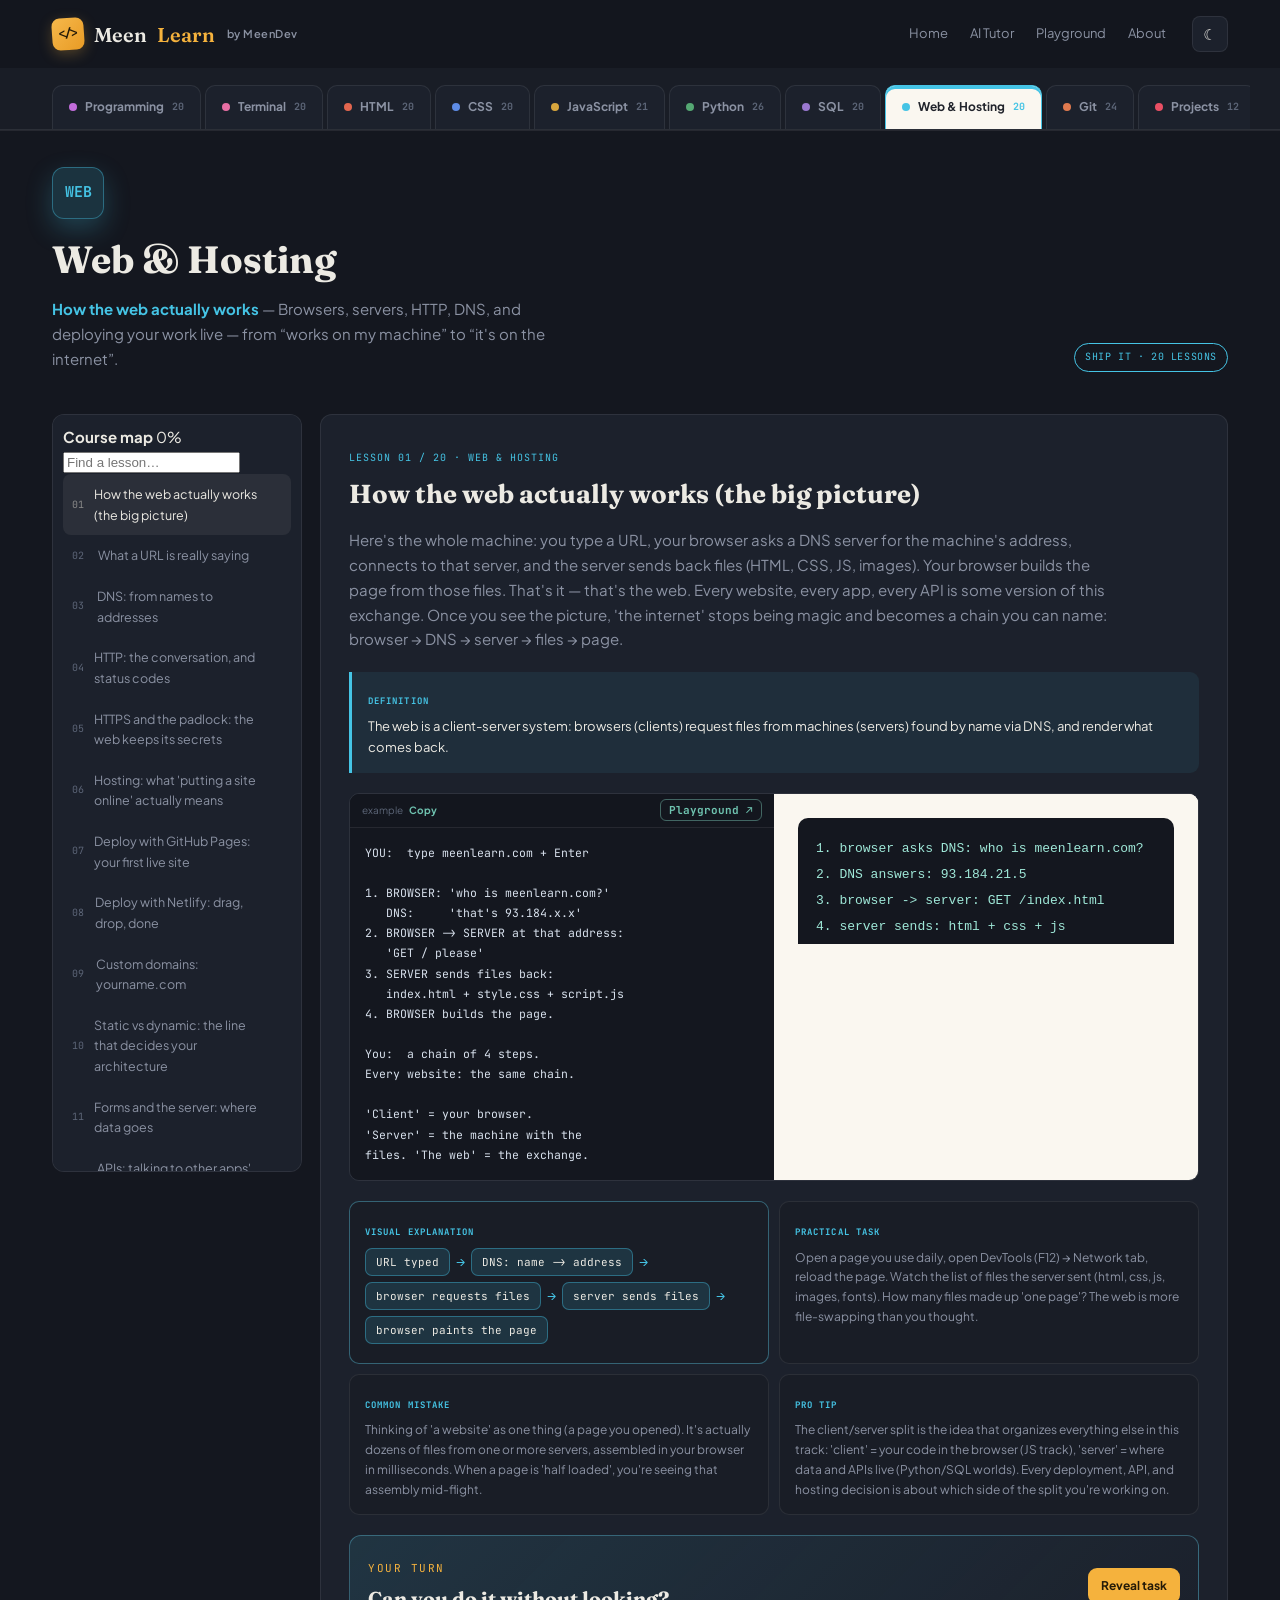
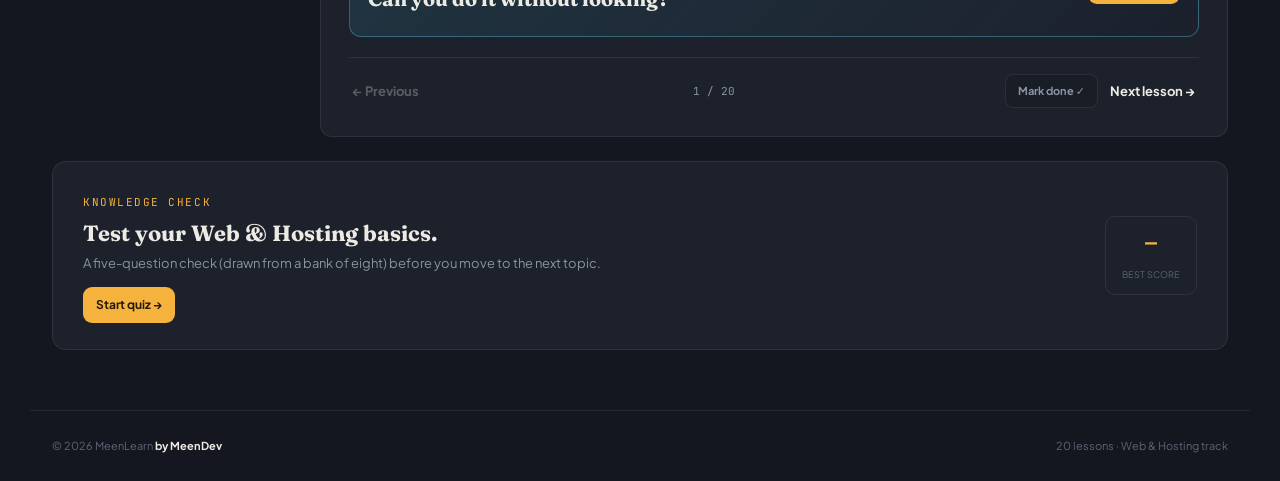
<file: web.html>
<!doctype html>
<html lang="en">
<head>
<meta charset="UTF-8">
<meta name="viewport" content="width=device-width,initial-scale=1">
<meta name="description" content="Learn how the web works with MeenLearn — HTTP, DNS, hosting, GitHub Pages, Netlify, custom domains, APIs, Node.js and your first live site, in 20 clear step-by-step lessons.">
<link rel="icon" href="favicon.svg" type="image/svg+xml">
<link rel="apple-touch-icon" href="apple-touch-icon.png">
<title>Web & Hosting — MeenLearn</title>
<link rel="preconnect" href="https://fonts.googleapis.com">
<link href="https://fonts.googleapis.com/css2?family=Fraunces:ital,opsz,wght@0,9..144,500;0,9..144,600;0,9..144,700;1,9..144,500&family=Plus+Jakarta+Sans:wght@400;500;600;700;800&family=JetBrains+Mono:wght@400;500;700&display=swap" rel="stylesheet">
<link rel="stylesheet" href="style.css">
</head>
<body>
<header>
  <div class="headbar">
    <a class="brand" href="index.html"><span class="mark">&lt;/&gt;</span>Meen<span style="color:var(--gold)">Learn</span><small>by MeenDev</small></a>
    <nav class="headnav">
      <a href="index.html">Home</a>
      <a href="ai.html">AI Tutor</a>
      <a href="playground.html">Playground</a>
      <a href="index.html#about">About</a>
    </nav>
    <div class="headtools">
      <button id="menuBtn" class="menu-btn" aria-label="Menu">&#9776;</button>
      <button id="theme" aria-label="Toggle theme">☾</button>
    </div>
  </div>
  <div class="tabstrip-wrap"><nav class="tabstrip" id="tabstrip" aria-label="Learning tracks"></nav></div>
</header>

<main>
  <section class="subject-hero" id="subHero">
    <div>
      <div class="icobig" id="subIcon"></div>
      <h1 id="subTitle"></h1>
      <p><span id="subTagline" style="color:var(--c);font-weight:700"></span> — <span id="subDesc"></span></p>
    </div>
    <mark id="subLevel"></mark>
  </section>

  <div class="workspace">
    <aside class="lesson-index" id="lessonIndex">
      <div class="index-head">
        <strong>Course map</strong>
        <span id="progressText">0%</span>
      </div>
      <div class="progress-track"><span id="progressBar"></span></div>
      <input id="lessonSearch" class="lesson-search" type="search" placeholder="Find a lesson…">
      <div id="lessonList"></div>
    </aside>
    <article class="lesson-panel" id="lessonPanel">
      <label class="lkicker" id="lKicker"></label>
      <h2 id="lTitle"></h2>
      <div class="needbar hide" id="lNeeds"></div>
      <p class="ltext" id="lText"></p>
      <section class="lesson-definition" id="lDefinition"></section>
      <div class="example">
        <div class="code-side">
          <header>example <button id="copyBtn">Copy</button><a id="tryPlayLink" class="tryplay hide" href="playground.html">Playground ↗</a></header>
          <pre id="lCode"></pre>
        </div>
        <div class="result-side" id="exampleResult"></div>
      </div>
      <div class="lesson-learning-grid">
        <section class="learning-card visual-card">
          <span>VISUAL EXPLANATION</span>
          <div id="lVisual"></div>
        </section>
        <section class="learning-card">
          <span>PRACTICAL TASK</span>
          <p id="lPractical"></p>
        </section>
        <section class="learning-card">
          <span>COMMON MISTAKE</span>
          <p id="lMistake"></p>
        </section>
        <section class="learning-card">
          <span>PRO TIP</span>
          <p id="lTip"></p>
        </section>
      </div>
      <div class="challenge-box">
        <div><span class="eyebrow">YOUR TURN</span><h3>Can you do it without looking?</h3><p id="lChallenge"></p></div>
        <button class="btn small" id="revealBtn">Reveal task</button>
      </div>
      <div class="lesson-nav">
        <button id="prevBtn">← Previous</button>
        <span id="navPos"></span>
        <div class="nav-right">
          <button id="doneBtn" type="button">Mark done ✓</button>
          <button id="nextBtn">Next lesson →</button>
        </div>
      </div>
    </article>
  </div>

  <section class="quiz-card">
    <div class="quiz-inner">
      <div>
        <label class="eyebrow">KNOWLEDGE CHECK</label>
        <h3>Test your <span id="subjectName"></span> basics.</h3>
        <p>A five-question check (drawn from a bank of eight) before you move to the next topic.</p>
        <button class="btn small" id="quizStart" style="margin-top:12px">Start quiz →</button>
      </div>
      <div class="score-chip"><b id="bestScore">—</b><span>best score</span></div>
    </div>
  </section>
</main>

<footer>
  <span>© 2026 MeenLearn <b>by MeenDev</b></span>
  <span id="subCount"></span>
</footer>

<div class="modal hide" id="modal">
  <div class="modal-box">
    <button class="close" id="quizClose" aria-label="Close">×</button>
    <label class="eyebrow">KNOWLEDGE CHECK</label>
    <div id="quizBody"></div>
  </div>
</div>

<script src="data.js"></script>
<script src="lessons1.js"></script>
<script src="lessons2.js"></script>
<script src="lessons3.js"></script>
<script src="lessons4.js"></script>
<script src="lessons5.js"></script>
<script src="script.js"></script>
<script>initSubjectPage("web");</script>
</body>
</html>
</file>
<file: style.css>
/* ============================================================
   MeenLearn · style.css
   Design tokens: ink / surface / paper / gold / teal
   Signature: tab strip · 3D hero cube · flip cards · tilt
   ============================================================ */
:root{
  --ink:#14171f; --ink2:#191d26; --surface:#1c212c; --surface2:#232838;
  --paper:#faf7f0; --paper-ink:#20232b;
  --text:#eceae3; --muted:#8b92a3; --muted2:#5c6577;
  --line:#ffffff14; --line2:#ffffff0a;
  --gold:#f5b23d; --gold-ink:#241a08;
  --teal:#6fc3b0;
  --radius:10px;
  --serif:'Fraunces',Georgia,serif;
  --sans:'Plus Jakarta Sans',system-ui,sans-serif;
  --mono:'JetBrains Mono',ui-monospace,Menlo,monospace;
}
body.light{
  --ink:#f3f1ea; --ink2:#ffffff; --surface:#ffffff; --surface2:#f4f2ea;
  --paper:#ffffff; --paper-ink:#20232b;
  --text:#1d2026; --muted:#5c6270; --muted2:#8b92a3;
  --line:#00000014; --line2:#0000000a;
}
*{box-sizing:border-box}
html{scroll-behavior:smooth}
body{margin:0;background:var(--ink);color:var(--text);font:15px/1.65 var(--sans);transition:background .25s,color .25s}
a{text-decoration:none;color:inherit}
button{font:inherit;cursor:pointer}
img{max-width:100%}
::selection{background:var(--gold);color:var(--gold-ink)}
.wrap{max-width:1220px;margin:auto;padding-left:22px;padding-right:22px}

/* ---------- header ---------- */
header{position:sticky;top:0;z-index:20;background:color-mix(in srgb, var(--ink) 88%, transparent);backdrop-filter:blur(14px);border-bottom:1px solid var(--line)}
.headbar{max-width:1220px;margin:auto;padding:0 22px;height:68px;display:flex;align-items:center;gap:26px}
.brand{display:flex;align-items:center;gap:10px;font-family:var(--serif);font-weight:600;font-size:20px;margin-right:auto;white-space:nowrap}
.brand .mark{display:grid;place-items:center;width:32px;height:32px;border-radius:8px;background:linear-gradient(135deg,#f6b84b,#e89b25);color:var(--gold-ink);font-family:var(--mono);font-weight:700;font-size:12px;transform:rotate(-4deg);box-shadow:0 4px 14px #f5b23d44}
.brand small{font-family:var(--sans);font-weight:600;color:var(--muted);font-size:11px;letter-spacing:.04em;margin-left:2px}
.headnav{display:flex;gap:22px;font-size:13px;color:var(--muted)}
.headnav a:hover{color:var(--text)}
.headtools{display:flex;gap:8px;align-items:center}
#theme{border:1px solid var(--line);background:var(--surface);color:var(--text);border-radius:8px;width:36px;height:36px}
#theme:hover{border-color:var(--teal)}
.btn{display:inline-flex;align-items:center;gap:6px;border:0;border-radius:9px;padding:11px 17px;background:var(--gold);color:var(--gold-ink);font-weight:700;font-size:13px;transition:transform .15s,box-shadow .15s}
.btn:hover{transform:translateY(-2px);box-shadow:0 8px 20px #f5b23d33}
.btn.ghost{background:var(--surface);color:var(--text);border:1px solid var(--line)}
.btn.ghost:hover{box-shadow:none;border-color:var(--teal)}
.btn.small{padding:8px 13px;font-size:12px}

/* ---------- tab strip (signature element) ---------- */
.tabstrip-wrap{background:var(--ink2);border-bottom:1px solid var(--line)}
.tabstrip{max-width:1220px;margin:auto;padding:16px 22px 0;display:flex;gap:4px;overflow-x:auto;scrollbar-width:thin}
.tab{--c:#888;flex:none;display:flex;align-items:center;gap:8px;padding:11px 16px 13px;border:1px solid var(--line);border-bottom:0;border-radius:10px 10px 0 0;background:var(--surface);color:var(--muted);font-size:12px;font-weight:700;position:relative;top:1px;transition:transform .15s,color .15s,box-shadow .15s}
.tab .dot{width:8px;height:8px;border-radius:50%;background:var(--c)}
.tab .n{color:var(--muted2);font-family:var(--mono);font-size:10px}
.tab:hover{color:var(--text);transform:translateY(-2px)}
.tab.active{background:var(--paper);color:var(--paper-ink);border-color:var(--c);box-shadow:inset 0 3px 0 var(--c)}
.tab.active .n{color:var(--c)}
.tab.active .dot{background:var(--c)}

/* ---------- hero (home) with 3D scene ---------- */
.hero{max-width:1220px;margin:auto;padding:64px 22px 40px;display:grid;grid-template-columns:1.1fr .9fr;gap:48px;align-items:center;position:relative}
.hero::before,.hero::after{content:"";position:absolute;width:340px;height:340px;border-radius:50%;filter:blur(95px);opacity:.30;z-index:0;pointer-events:none}
.hero::before{background:var(--gold);top:-70px;right:8%;animation:float1 10s ease-in-out infinite}
.hero::after{background:var(--teal);bottom:-90px;left:2%;animation:float2 12s ease-in-out infinite}
@keyframes float1{0%,100%{transform:translate(0,0) scale(1)}50%{transform:translate(-22px,22px) scale(1.08)}}
@keyframes float2{0%,100%{transform:translate(0,0) scale(1)}50%{transform:translate(26px,-16px) scale(1.05)}}
.hero>*{position:relative;z-index:1}
.eyebrow{font-family:var(--mono);font-size:11px;letter-spacing:.14em;color:var(--gold);text-transform:uppercase}
.hero h1{font-family:var(--serif);font-weight:600;font-size:clamp(38px,5.4vw,64px);line-height:1.04;letter-spacing:-.01em;margin:16px 0 18px}
.hero h1 i{font-style:italic;color:var(--teal)}
.hero p.lead{color:var(--muted);font-size:16px;max-width:480px;margin:0 0 26px}
.hero-ctas{display:flex;gap:10px;flex-wrap:wrap}
.hero-note{margin-top:22px;color:var(--muted2);font-size:11px;font-family:var(--mono)}

/* 3D scene: rotating cube + code card */
.hero-visual{position:relative;perspective:1200px}
.cube3d{position:absolute;top:-34px;left:-56px;width:120px;height:120px;transform-style:preserve-3d;animation:spin3d 16s linear infinite;z-index:0;filter:drop-shadow(0 24px 30px #0007)}
@keyframes spin3d{0%{transform:rotateX(-18deg) rotateY(0)}100%{transform:rotateX(-18deg) rotateY(360deg)}}
.cube-face{position:absolute;inset:0;display:grid;place-items:center;font:700 20px var(--mono);border:1px solid var(--line);background:color-mix(in srgb, var(--surface) 82%, transparent);backdrop-filter:blur(4px);border-radius:14px}
.cube-face:nth-child(1){transform:translateZ(60px);color:var(--gold)}
.cube-face:nth-child(2){transform:rotateY(90deg) translateZ(60px);color:#E2664F}
.cube-face:nth-child(3){transform:rotateY(180deg) translateZ(60px);color:#5E8CE6}
.cube-face:nth-child(4){transform:rotateY(270deg) translateZ(60px);color:#D8A63D}
.cube-face:nth-child(5){transform:rotateX(90deg) translateZ(60px);color:#55A873}
.cube-face:nth-child(6){transform:rotateX(-90deg) translateZ(60px);color:#9A78D0}
.hero-card{position:relative;z-index:1;background:var(--surface);border:1px solid var(--line);border-radius:16px;overflow:hidden;box-shadow:0 30px 70px #0006;transform:perspective(1000px) rotateY(-7deg) rotateX(3deg);transition:transform .2s ease-out,box-shadow .2s}
.hero-card:hover{box-shadow:0 40px 90px #0008}
.hero-card .bar{height:38px;display:flex;align-items:center;gap:6px;padding:0 14px;border-bottom:1px solid var(--line);color:var(--muted2);font-size:10px}
.hero-card .bar b{width:7px;height:7px;border-radius:50%;background:var(--muted2);display:inline-block}
.hero-card .bar b:first-child{background:#e2664f}
.hero-card .bar b:nth-child(2){background:#f5b23d}
.hero-card .bar b:nth-child(3){background:#55a873}
.hero-card .bar span{margin:auto;background:var(--ink);border:1px solid var(--line);padding:3px 30px;border-radius:5px}
.hero-split{display:grid;grid-template-columns:1fr 1fr}
.hero-split .code{background:var(--ink);padding:18px;font:12px/1.8 var(--mono);color:#cdd9e6;min-height:170px}
.hero-split .code .k{color:var(--teal)}
.hero-split .out{background:var(--paper);color:var(--paper-ink);padding:18px;display:grid;align-content:center;gap:6px}
.hero-split .out label{font-size:9px;letter-spacing:.1em;color:#8b92a3}
.hero-split .out h3{margin:0;font-family:var(--serif);font-size:22px}

/* ---------- 3D tilt + light-follow ---------- */
.tilt-card{position:relative;transform-style:preserve-3d;transition:transform .15s ease-out,box-shadow .2s;will-change:transform}
.tilt-card::after{content:"";position:absolute;inset:0;border-radius:inherit;background:radial-gradient(220px circle at var(--mx,50%) var(--my,50%),rgba(255,255,255,.20),transparent 60%);opacity:0;transition:opacity .25s;pointer-events:none;mix-blend-mode:overlay;z-index:2}
.tilt-card:hover::after{opacity:1}
body.light .tilt-card::after{background:radial-gradient(220px circle at var(--mx,50%) var(--my,50%),rgba(0,0,0,.10),transparent 60%);mix-blend-mode:multiply}
@media(hover:none){.tilt-card::after{display:none}}

/* ---------- scroll reveal ---------- */
.reveal{opacity:0;transform:translateY(18px);transition:opacity .55s ease,transform .55s ease}
.reveal.revealed{opacity:1;transform:none}

/* ---------- glossary ---------- */
.glossary-grid{display:grid;grid-template-columns:repeat(4,1fr);gap:14px}
.def-card{--c:#888;background:var(--surface);border:1px solid var(--line);border-radius:14px;padding:20px;overflow:hidden}
.def-card .ic{display:inline-flex;align-items:center;justify-content:center;min-width:38px;height:38px;padding:0 8px;border-radius:9px;background:color-mix(in srgb,var(--c) 18%,transparent);color:var(--c);font-family:var(--mono);font-weight:700;font-size:12px;border:1px solid color-mix(in srgb,var(--c) 45%,transparent);transition:transform .25s}
.def-card:hover .ic{transform:rotate(-8deg) scale(1.08)}
.def-card .expand{display:block;margin-top:13px;font-family:var(--mono);font-size:9px;letter-spacing:.08em;color:var(--c);text-transform:uppercase}
.def-card h3{font-family:var(--serif);font-size:19px;margin:4px 0 7px}
.def-card p{color:var(--muted);font-size:12.5px;margin:0;line-height:1.6}

/* ---------- generic section ---------- */
.section{max-width:1220px;margin:auto;padding:64px 22px}
.section.tight{padding-top:0}
.heading{display:flex;justify-content:space-between;align-items:flex-end;gap:24px;margin-bottom:30px}
.heading h2{font-family:var(--serif);font-size:32px;font-weight:600;margin:6px 0;letter-spacing:-.01em}
.heading p{color:var(--muted);max-width:420px;margin:0}

/* subject picker grid (3D flip cards) */
.subject-grid{display:grid;grid-template-columns:repeat(3,1fr);gap:14px}
.flip3d{--c:#888;display:block;perspective:1000px;text-decoration:none}
.flip3d-inner{position:relative;transform-style:preserve-3d;transition:transform .55s cubic-bezier(.2,.7,.3,1);min-height:168px}
.flip3d:hover .flip3d-inner,.flip3d:focus-visible .flip3d-inner{transform:rotateY(180deg)}
.flip3d-face{position:absolute;inset:0;backface-visibility:hidden;-webkit-backface-visibility:hidden;background:var(--surface);border:1px solid var(--line);border-radius:14px;padding:20px;overflow:hidden}
.flip3d-face::before{content:"";position:absolute;left:0;top:0;bottom:0;width:4px;background:var(--c)}
.flip3d-back{transform:rotateY(180deg);border-color:color-mix(in srgb,var(--c) 45%,var(--line));background:linear-gradient(150deg,color-mix(in srgb,var(--c) 14%,var(--surface)),var(--surface))}
.flip3d .top{display:flex;justify-content:space-between;align-items:flex-start}
.flip3d .ic{font-family:var(--mono);font-weight:700;font-size:13px;color:var(--c);border:1px solid var(--c);border-radius:7px;padding:4px 8px}
.flip3d .ct{font-family:var(--mono);font-size:10px;color:var(--muted2)}
.flip3d h3{font-family:var(--serif);font-size:22px;margin:14px 0 4px;color:var(--text)}
.flip3d-front p{color:var(--muted);font-size:12.5px;margin:0}
.flip-hint{margin-top:14px;font:700 9px var(--mono);letter-spacing:.12em;color:var(--c);opacity:.8}
.flip3d-back p{color:var(--muted);font-size:12.5px;margin:0;line-height:1.6}
.flip3d .go{margin-top:14px;font-weight:800;font-size:13px;color:var(--c)}

/* stats */
.stat-row{display:grid;grid-template-columns:repeat(3,1fr);gap:10px;margin-top:26px}
.stat-box{background:var(--surface);border:1px solid var(--line);border-radius:12px;padding:15px;transition:transform .2s,border-color .2s}
.stat-box:hover{transform:translateY(-3px);border-color:var(--gold)}
.stat-box b{font:700 24px var(--mono);color:var(--gold)}
.stat-box span{display:block;color:var(--muted);font-size:11px;margin-top:3px}

/* roadmap */
.path-grid{display:grid;grid-template-columns:repeat(4,1fr);gap:12px}
.path-step{padding:16px;background:var(--surface);border:1px solid var(--line);border-radius:12px;transition:transform .2s,border-color .2s}
.path-step:hover{transform:translateY(-4px);border-color:var(--gold)}
.path-step b{font:700 10px var(--mono);color:var(--gold)}
.path-step h4{font-family:var(--serif);margin:7px 0 3px}
.path-step p{font-size:11.5px;color:var(--muted);margin:0}

/* method */
.method{display:grid;grid-template-columns:repeat(3,1fr);gap:16px}
.method div{background:var(--surface);border:1px solid var(--line);border-radius:12px;padding:20px;transition:transform .2s}
.method div:hover{transform:translateY(-3px)}
.method b{font-family:var(--mono);color:var(--gold);font-size:11px}
.method h4{font-family:var(--serif);font-size:19px;margin:8px 0 6px}
.method p{color:var(--muted);font-size:13px;margin:0}

/* ---------- subject page ---------- */
.subject-hero{--c:#888;max-width:1220px;margin:auto;padding:36px 22px 18px;display:flex;justify-content:space-between;align-items:flex-end;gap:24px;flex-wrap:wrap}
.subject-hero .icobig{display:inline-grid;place-items:center;width:52px;height:52px;border-radius:12px;background:color-mix(in srgb, var(--c) 16%, transparent);color:var(--c);font-family:var(--mono);font-weight:700;border:1px solid color-mix(in srgb, var(--c) 40%, transparent);margin-bottom:10px;box-shadow:0 10px 26px color-mix(in srgb, var(--c) 25%, transparent)}
.subject-hero h1{font-family:var(--serif);font-size:38px;margin:0 0 6px}
.subject-hero p{color:var(--muted);max-width:520px;margin:0}
.subject-hero mark{background:none;border:1px solid var(--c);color:var(--c);padding:5px 10px;border-radius:20px;font-size:10px;font-family:var(--mono);letter-spacing:.06em}

.workspace{max-width:1220px;margin:24px auto;padding:0 22px;display:grid;grid-template-columns:250px 1fr;gap:18px}
.lesson-index{background:var(--surface);border:1px solid var(--line);border-radius:12px;padding:10px;align-self:start;position:sticky;top:118px;max-height:calc(100vh - 142px);overflow:auto;scrollbar-width:thin}
.lesson-index button{width:100%;display:flex;align-items:center;gap:10px;text-align:left;background:none;border:0;color:var(--muted);padding:10px 9px;border-radius:8px;font-size:12.5px;transition:background .15s,color .15s}
.lesson-index button .num{font-family:var(--mono);font-size:10px;color:var(--muted2);width:16px}
.lesson-index button .chk{margin-left:auto;color:var(--teal);font-size:11px;opacity:0}
.lesson-index button.done .chk{opacity:1}
.lesson-index button.done{color:var(--muted2)}
.lesson-index button.active{background:color-mix(in srgb, var(--c,#888) 14%, transparent);color:var(--text)}
.lesson-index button.active .num{color:var(--c,#888)}
.lesson-index button:hover{color:var(--text)}

.lesson-panel{background:var(--surface);border:1px solid var(--line);border-radius:12px;padding:28px;scroll-margin-top:118px;animation:panelIn .3s ease}
@keyframes panelIn{from{opacity:0;transform:translateY(10px)}to{opacity:1;transform:none}}
.lkicker{font-family:var(--mono);font-size:10px;letter-spacing:.1em;color:var(--c,var(--gold))}
.lesson-panel h2{font-family:var(--serif);font-size:26px;margin:6px 0 12px}
.lesson-panel>p.ltext{color:var(--muted);max-width:760px;margin:0 0 20px}
.lesson-definition{border-left:3px solid var(--c,var(--gold));background:color-mix(in srgb,var(--c,var(--gold)) 8%,transparent);padding:14px 16px;border-radius:0 9px 9px 0;margin:0 0 20px}
.lesson-definition span{font:700 9px var(--mono);letter-spacing:.12em;color:var(--c,var(--gold))}
.lesson-definition p{margin:5px 0 0;color:var(--text);font-size:13px}

.example{display:grid;grid-template-columns:1fr 1fr;border:1px solid var(--line);border-radius:10px;overflow:hidden;margin-bottom:20px;transition:box-shadow .2s}
.example:hover{box-shadow:0 12px 30px #0004}
.example>div{min-width:0}
.example header{height:34px;display:flex;align-items:center;justify-content:space-between;padding:0 12px;border-bottom:1px solid var(--line);font-size:10px;color:var(--muted2)}
.example header button{border:0;background:none;color:var(--teal);font-size:10px;font-weight:700}
.example header button:hover{text-decoration:underline}
.example .code-side{background:var(--ink)}
.example pre{margin:0;padding:15px;font:11.5px/1.75 var(--mono);color:#d7e0ec;white-space:pre-wrap;min-height:120px}
.example .result-side{background:var(--paper);color:var(--paper-ink)}
.example iframe{width:100%;border:0;min-height:150px;background:var(--paper)}
.example .term{padding:15px;font:11.5px/1.75 var(--mono);white-space:pre-wrap;min-height:120px}

.lesson-learning-grid{display:grid;grid-template-columns:repeat(2,1fr);gap:10px;margin:20px 0}
.learning-card{background:var(--ink2);border:1px solid var(--line);border-radius:10px;padding:15px;transition:transform .15s,border-color .15s}
.learning-card:hover{transform:translateY(-2px);border-color:color-mix(in srgb, var(--c,var(--gold)) 40%, var(--line))}
.learning-card>span{font:700 9px var(--mono);letter-spacing:.12em;color:var(--c,var(--gold))}
.learning-card p{margin:6px 0 0;color:var(--muted);font-size:12px}
.visual-card{border-color:color-mix(in srgb,var(--c,var(--gold)) 35%,var(--line))}
.visual-diagram{display:flex;justify-content:center;padding:6px 0 4px}
.visual-flow{display:flex;flex-wrap:wrap;align-items:center;gap:6px}
.visual-flow .step{background:color-mix(in srgb,var(--c,var(--gold)) 14%,transparent);border:1px solid color-mix(in srgb,var(--c,var(--gold)) 40%,transparent);color:var(--text);font:11px var(--mono);padding:6px 10px;border-radius:7px}
.visual-flow .arrow{color:var(--c,var(--gold));font-size:13px}

.challenge-box{display:flex;justify-content:space-between;align-items:center;gap:18px;background:linear-gradient(135deg,color-mix(in srgb,var(--c,var(--gold)) 12%,transparent),transparent);border:1px solid color-mix(in srgb,var(--c,var(--gold)) 30%,var(--line));border-radius:12px;padding:18px;margin:20px 0}
.challenge-box h3{font-family:var(--serif);margin:3px 0;font-size:20px}
.challenge-box p{margin:4px 0 0;color:var(--muted);font-size:12.5px}
.challenge-hidden{display:none}
.lesson-nav{display:flex;justify-content:space-between;align-items:center;gap:10px;border-top:1px solid var(--line);padding-top:16px;flex-wrap:wrap}
.lesson-nav .nav-right{display:flex;gap:8px;align-items:center}
.lesson-nav button{border:0;background:none;color:var(--text);font-weight:700;font-size:13px;padding:6px 4px}
.lesson-nav button:disabled{opacity:.3;cursor:default}
.lesson-nav span{color:var(--muted);font-size:11px;font-family:var(--mono)}
#doneBtn{border:1px solid var(--line);background:var(--ink2);color:var(--muted);border-radius:8px;padding:7px 12px;font-size:11px;font-weight:700;transition:all .15s}
#doneBtn:hover{border-color:var(--teal);color:var(--text)}
#doneBtn.done{background:color-mix(in srgb,var(--teal) 16%,transparent);border-color:var(--teal);color:var(--teal)}

/* quiz */
.quiz-card{max-width:1220px;margin:10px auto 60px;padding:0 22px}
.quiz-inner{background:var(--surface);border:1px solid var(--line);border-radius:14px;padding:26px 30px;display:flex;justify-content:space-between;align-items:center;gap:20px;flex-wrap:wrap}
.quiz-inner h3{font-family:var(--serif);font-size:22px;margin:2px 0}
.quiz-inner p{color:var(--muted);margin:0;font-size:13px}
.score-chip{border:1px solid var(--line);border-radius:10px;padding:10px 16px;text-align:center;min-width:80px}
.score-chip b{display:block;font-size:20px;font-family:var(--mono);color:var(--gold)}
.score-chip span{font-size:9px;color:var(--muted2);text-transform:uppercase}
.modal{position:fixed;inset:0;background:#000a;backdrop-filter:blur(6px);display:grid;place-items:center;padding:20px;z-index:40}
.modal-box{width:min(500px,100%);max-height:82vh;overflow:auto;background:var(--surface);border:1px solid var(--line);border-radius:14px;padding:28px;position:relative;animation:modalIn .25s ease}
@keyframes modalIn{from{opacity:0;transform:scale(.96) translateY(8px)}to{opacity:1;transform:none}}
.hide{display:none}
.close{position:absolute;right:14px;top:8px;background:none;border:0;color:var(--muted);font-size:24px}
.quiz-q{font-family:var(--serif);font-size:19px;margin:14px 0 16px}
.answers{display:grid;gap:8px}
.answer{background:var(--ink2);border:1px solid var(--line);color:var(--text);text-align:left;border-radius:8px;padding:11px 13px;font-size:13px;transition:border-color .15s,background .15s}
.answer:hover:not(:disabled){border-color:var(--gold)}
.answer.correct{border-color:var(--teal);background:color-mix(in srgb, var(--teal) 14%, transparent)}
.answer.wrong{border-color:#e2664f;background:#e2664f22}
.quiz-why{color:var(--muted);font-size:12px;margin-top:12px;line-height:1.6}
.quiz-result{text-align:center}
.quiz-result strong{font-size:44px;color:var(--gold);display:block;font-family:var(--serif)}

/* playground */
.play-tabs{display:flex;gap:4px;margin-bottom:12px}
.play-tabs button{border:1px solid var(--line);background:var(--surface);color:var(--muted);padding:9px 14px;border-radius:8px 8px 0 0;font-size:12px;font-weight:700}
.play-tabs button.active{color:var(--gold);border-color:var(--gold);background:var(--ink2)}
.play{display:grid;grid-template-columns:1fr 1fr;border:1px solid var(--line);border-radius:12px;overflow:hidden}
.editor{background:var(--ink2)}
.editor-head,.preview header{height:42px;padding:0 14px;display:flex;align-items:center;justify-content:space-between;border-bottom:1px solid var(--line);color:var(--muted);font-size:11px}
.editor-head button{border:0;background:none;color:var(--teal);font-size:11px;font-weight:700}
.editor textarea{display:block;width:100%;height:340px;resize:vertical;border:0;outline:0;background:var(--ink2);color:var(--text);padding:16px;font:12.5px/1.75 var(--mono)}
.run{margin:12px;border:0;background:var(--gold);color:var(--gold-ink);border-radius:7px;padding:9px 14px;font-size:11px;font-weight:800;transition:transform .15s}
.run:hover{transform:translateY(-2px)}
.preview{background:var(--paper)}
.preview header{color:var(--paper-ink);background:var(--paper);border-color:#00000014}
.preview header span{color:#2c8a63}
.preview iframe{width:100%;height:388px;border:0;background:#fff}
.starter-row{display:flex;gap:8px;margin-bottom:14px;flex-wrap:wrap}
.starter-row button{border:1px solid var(--line);background:var(--surface);color:var(--muted);padding:8px 13px;border-radius:8px;font-size:11.5px;transition:all .15s}
.starter-row button:hover{color:var(--text);border-color:var(--teal);transform:translateY(-2px)}

/* about / footer */
.about{border-top:1px solid var(--line);display:grid;grid-template-columns:1fr 1fr;gap:60px}
.about h2{font-family:var(--serif)}
.about p{color:var(--muted);font-size:14px}
.about strong{color:var(--text)}
footer{max-width:1220px;margin:auto;padding:26px 22px;border-top:1px solid var(--line);color:var(--muted2);font-size:11px;display:flex;justify-content:space-between;flex-wrap:wrap;gap:8px}
footer b{color:var(--text)}

/* ---------- Ask AI widget (offline tutor) ---------- */
.ai-fab{position:fixed;right:20px;bottom:20px;z-index:50;border:0;border-radius:99px;padding:13px 18px;background:var(--gold);color:var(--gold-ink);font-weight:800;font-size:13px;box-shadow:0 10px 26px #0006;transition:transform .15s,box-shadow .15s}
.ai-fab:hover{transform:translateY(-3px);box-shadow:0 14px 32px #0008}
.ai-panel{position:fixed;right:20px;bottom:78px;width:350px;max-height:70vh;background:var(--surface);border:1px solid var(--line);border-radius:14px;box-shadow:0 20px 50px #0008;display:flex;flex-direction:column;z-index:50;overflow:hidden;animation:panelPop .25s ease}
@keyframes panelPop{from{opacity:0;transform:translateY(12px) scale(.97)}to{opacity:1;transform:none}}
.ai-head{display:flex;justify-content:space-between;align-items:center;padding:12px 14px;border-bottom:1px solid var(--line);font-family:var(--serif);font-size:15px}
.ai-head .badge{font:700 8px var(--mono);letter-spacing:.1em;color:var(--teal);border:1px solid color-mix(in srgb,var(--teal) 40%,transparent);border-radius:20px;padding:2px 7px;margin-left:8px;vertical-align:2px}
.ai-suggest{display:flex;flex-wrap:wrap;gap:6px;padding:10px 14px 0}
.ai-suggest button{border:1px solid var(--line);background:var(--ink2);color:var(--muted);border-radius:99px;padding:5px 10px;font-size:10.5px;transition:all .15s}
.ai-suggest button:hover{color:var(--text);border-color:var(--teal)}
.ai-messages{flex:1;overflow-y:auto;padding:12px 14px;display:flex;flex-direction:column;gap:8px;min-height:120px;scrollbar-width:thin}
.ai-msg{font-size:12.5px;line-height:1.55;padding:9px 11px;border-radius:9px;max-width:88%;white-space:pre-wrap;animation:msgIn .2s ease}
@keyframes msgIn{from{opacity:0;transform:translateY(6px)}to{opacity:1;transform:none}}
.ai-msg.user{align-self:flex-end;background:var(--gold);color:var(--gold-ink)}
.ai-msg.bot{align-self:flex-start;background:var(--ink2);border:1px solid var(--line);color:var(--text)}
.ai-msg.typing{display:flex;gap:4px;align-items:center;padding:12px 14px}
.ai-msg.typing span{width:6px;height:6px;border-radius:50%;background:var(--muted);animation:blink 1s infinite}
.ai-msg.typing span:nth-child(2){animation-delay:.2s}
.ai-msg.typing span:nth-child(3){animation-delay:.4s}
@keyframes blink{0%,80%,100%{opacity:.25}40%{opacity:1}}
.ai-form{display:flex;gap:6px;padding:10px;border-top:1px solid var(--line)}
.ai-form input{flex:1;padding:9px 10px;border:1px solid var(--line);border-radius:8px;background:var(--ink2);color:var(--text);font-size:12.5px;outline:none}
.ai-form input:focus{border-color:var(--teal)}
.ai-form button{border:0;background:var(--gold);color:var(--gold-ink);border-radius:8px;width:36px;font-weight:800}

/* motion / a11y */
@media (prefers-reduced-motion: reduce){
  *,*::before,*::after{animation-duration:.01ms!important;animation-iteration-count:1!important;transition-duration:.01ms!important}
  html{scroll-behavior:auto}
  .reveal{opacity:1;transform:none}
  .cube3d{animation:none;transform:rotateX(-18deg) rotateY(30deg)}
}
:focus-visible{outline:2px solid var(--teal);outline-offset:2px}

/* ---------- responsive ---------- */
@media(max-width:980px){
  .hero{grid-template-columns:1fr;gap:40px}
  .glossary-grid{grid-template-columns:repeat(2,1fr)}
  .subject-grid{grid-template-columns:repeat(2,1fr)}
  .workspace{grid-template-columns:1fr}
  .lesson-index{position:static;max-height:none}
  .example,.play{grid-template-columns:1fr}
  .about{grid-template-columns:1fr;gap:24px}
  .method{grid-template-columns:1fr}
  .cube3d{display:none}
  .hero-card{transform:none}
}
.menu-btn{display:none;border:1px solid var(--line);background:var(--surface);color:var(--text);border-radius:8px;width:36px;height:36px}
@media(max-width:640px){
  .menu-btn{display:block;order:5}
  .headnav{display:none;position:absolute;top:68px;left:0;right:0;background:var(--ink2);flex-direction:column;padding:16px 22px;gap:14px;border-bottom:1px solid var(--line);font-size:14px;z-index:25}
  .headnav.open{display:flex}
  .lesson-learning-grid{grid-template-columns:1fr}
  .challenge-box{display:block}
  .challenge-box .btn{margin-top:12px}
  .stat-row{grid-template-columns:1fr}
  .path-grid{grid-template-columns:1fr 1fr}
  .glossary-grid{grid-template-columns:1fr}
  .subject-grid{grid-template-columns:1fr}
  .subject-hero{display:block}
  .subject-hero mark{display:inline-block;margin-top:10px}
  .quiz-inner{display:block}
  .score-chip{margin-top:14px}
  footer{display:block;text-align:center}
  .ai-panel{width:calc(100vw - 24px);right:12px;bottom:78px}
}

/* ============================================================
   YOU NEED FIRST — app prerequisite bar (lesson header)
   ============================================================ */
.needbar{
  display:flex;flex-wrap:wrap;align-items:center;gap:8px 10px;
  margin:2px 0 18px;padding:12px 14px;border-radius:12px;
  background:linear-gradient(135deg, color-mix(in srgb, var(--gold) 14%, var(--surface)), var(--surface));
  border:1px solid color-mix(in srgb, var(--gold) 38%, var(--line));
  box-shadow:inset 0 1px 0 #ffffff0d;
}
.needbar.hide{display:none}
.nb-label{
  font-family:var(--mono);font-size:10.5px;font-weight:700;letter-spacing:.14em;
  color:var(--gold-ink);background:var(--gold);
  padding:4px 9px;border-radius:6px;white-space:nowrap;
  box-shadow:0 3px 10px #f5b23d55;
}
body.light .nb-label{color:var(--gold-ink)}
.nb-chip{
  display:flex;align-items:center;gap:8px;flex-wrap:wrap;
  font-size:12.5px;line-height:1.4;color:var(--text);
  background:var(--ink2);border:1px solid var(--line);
  padding:7px 11px;border-radius:9px;
  transition:transform .15s, border-color .15s, box-shadow .15s;
}
.nb-chip:hover{transform:translateY(-1px);border-color:color-mix(in srgb, var(--gold) 45%, var(--line));box-shadow:0 6px 16px #00000030}
.nb-chip .nb-ic{font-size:11px;color:var(--gold)}
.nb-chip.opt .nb-ic{color:var(--teal)}
.nb-chip b{font-weight:700}
.nb-chip i{font-style:normal;color:var(--muted);font-size:11.5px}
.nb-chip a{color:var(--teal);font-weight:700;font-size:11.5px;text-decoration:none;white-space:nowrap;border-bottom:1px solid color-mix(in srgb, var(--teal) 40%, transparent)}
.nb-chip a:hover{color:var(--text)}
.nb-chip.opt{opacity:.94;border-style:dashed}
@media (max-width:640px){
  .nb-label{order:-1;width:100%}
  .nb-chip{width:100%}
}

/* ============================================================
   AI TUTOR DASHBOARD (ai.html)
   ============================================================ */
.dash{max-width:1220px;margin:auto;padding:34px 22px 60px}
.dash-hero{display:flex;justify-content:space-between;align-items:flex-end;gap:28px;flex-wrap:wrap;margin-bottom:22px}
.dash-hero h1{font-family:var(--serif);font-weight:600;font-size:clamp(30px,4vw,44px);margin:12px 0 10px;letter-spacing:-.01em}
.dash-hero p{color:var(--muted);max-width:560px;margin:0;font-size:14px}
.dash-stats{display:grid;grid-template-columns:repeat(4,minmax(90px,1fr));gap:10px;min-width:340px}
.dash-stat{background:var(--surface);border:1px solid var(--line);border-radius:12px;padding:14px 16px;text-align:center}
.dash-stat b{display:block;font:800 24px var(--mono);color:var(--gold)}
.dash-stat span{font-size:10.5px;letter-spacing:.08em;text-transform:uppercase;color:var(--muted)}
.dash-body{display:grid;grid-template-columns:300px 1fr;gap:18px;align-items:start}
.dash-side{position:sticky;top:118px;display:grid;gap:14px}
.dash-card{background:var(--surface);border:1px solid var(--line);border-radius:12px;padding:16px}
.dash-card .eyebrow{display:block;margin-bottom:10px}
#dGoals{display:grid;gap:8px}
#dGoals button{border:1px solid var(--line);background:var(--ink2);color:var(--text);border-radius:9px;padding:10px 12px;font-size:12.5px;text-align:left;cursor:pointer;transition:border-color .15s,transform .15s}
#dGoals button:hover{border-color:var(--gold);transform:translateX(2px)}
#dChips{display:flex;flex-wrap:wrap;gap:6px}
.dash-chip{display:inline-flex;align-items:center;gap:6px;border:1px solid var(--line);background:var(--ink2);color:var(--text);border-radius:99px;padding:6px 11px;font-size:11.5px;cursor:pointer;transition:border-color .15s,transform .15s}
.dash-chip::before{content:"";width:7px;height:7px;border-radius:50%;background:var(--c)}
.dash-chip span{color:var(--muted);font-family:var(--mono);font-size:10px}
.dash-chip:hover{border-color:var(--c);transform:translateY(-1px)}
.dash-chat{background:var(--surface);border:1px solid var(--line);border-radius:14px;display:flex;flex-direction:column;min-height:66vh;max-height:calc(100vh - 150px);overflow:hidden}
.dash-chat-head{display:flex;justify-content:space-between;align-items:center;gap:10px;padding:12px 16px;border-bottom:1px solid var(--line);font-weight:700;font-size:13.5px}
.dash-chat-head small{color:var(--muted);font-weight:500}
.dash-chat .ai-suggest{padding:10px 16px 0}
.dash-chat .ai-messages{flex:1;min-height:200px;font-size:13.5px}
.dash-chat .ai-form{padding:10px 16px 14px}

/* ---------- "try in playground" link + badge ---------- */
.tryplay{margin-left:auto;font:700 11px var(--mono);color:var(--teal);text-decoration:none;border:1px solid color-mix(in srgb, var(--teal) 40%, var(--line));border-radius:6px;padding:3px 8px;white-space:nowrap;transition:all .15s}
.tryplay:hover{background:color-mix(in srgb, var(--teal) 14%, transparent)}
.tryplay.hide{display:none}
.play-badge{font:11px var(--mono);color:var(--gold)}

/* ============================================================
   RESPONSIVE — strengthened pass
   ============================================================ */
@media(max-width:980px){
  .workspace{grid-template-columns:1fr;gap:14px}
  .lesson-index{position:static;max-height:190px;overflow-y:auto}
  .lesson-index .index-head{position:sticky;top:0;background:var(--surface);z-index:2;padding-bottom:8px}
  .dash-body{grid-template-columns:1fr}
  .dash-side{position:static;display:grid;grid-template-columns:1fr 1fr}
  .dash-chat{min-height:56vh;max-height:none}
  .hero-note{font-size:10px;letter-spacing:.08em}
}
@media(max-width:640px){
  .hero{padding:28px 0 10px}
  .hero-ctas{flex-direction:column;align-items:stretch}
  .hero-ctas .btn{text-align:center}
  .dash{padding:22px 14px 50px}
  .dash-stats{grid-template-columns:1fr 1fr;min-width:0;width:100%}
  .dash-side{grid-template-columns:1fr}
  .dash-chat{min-height:70vh}
  .dash-chat .ai-msg{max-width:94%;font-size:13px}
  .lesson-panel{padding:18px 14px}
  .example pre{white-space:pre;overflow-x:auto;-webkit-overflow-scrolling:touch;font-size:11px}
  .term{white-space:pre-wrap;font-size:11.5px}
  .lesson-nav{gap:8px}
  .lesson-nav button{flex:1;text-align:center;padding:10px 4px}
  .lesson-nav .nav-right{width:100%}
  .lesson-nav .nav-right button{flex:1}
  .lesson-nav span{width:100%;text-align:center;order:-1}
  .answers .answer{font-size:13.5px;padding:12px}
  .modal-box{padding:20px;width:calc(100vw - 28px)}
  .challenge-box{padding:16px}
  .subject-hero{padding:26px 16px 14px}
  .subject-hero h1{font-size:29px}
  .stat-box{padding:16px 10px}
  .stat-box b{font-size:26px}
  .tabstrip{padding:12px 14px 0;gap:3px}
  .tabstrip .tab{padding:8px 10px;font-size:12px}
  .ai-form input{font-size:16px}
  .nb-chip{font-size:12px;padding:8px 10px}
  .quiz-inner{padding:20px}
  .play-badge{display:block;margin-top:6px}
  .code-side header{flex-wrap:wrap;gap:8px}
}
</file>
